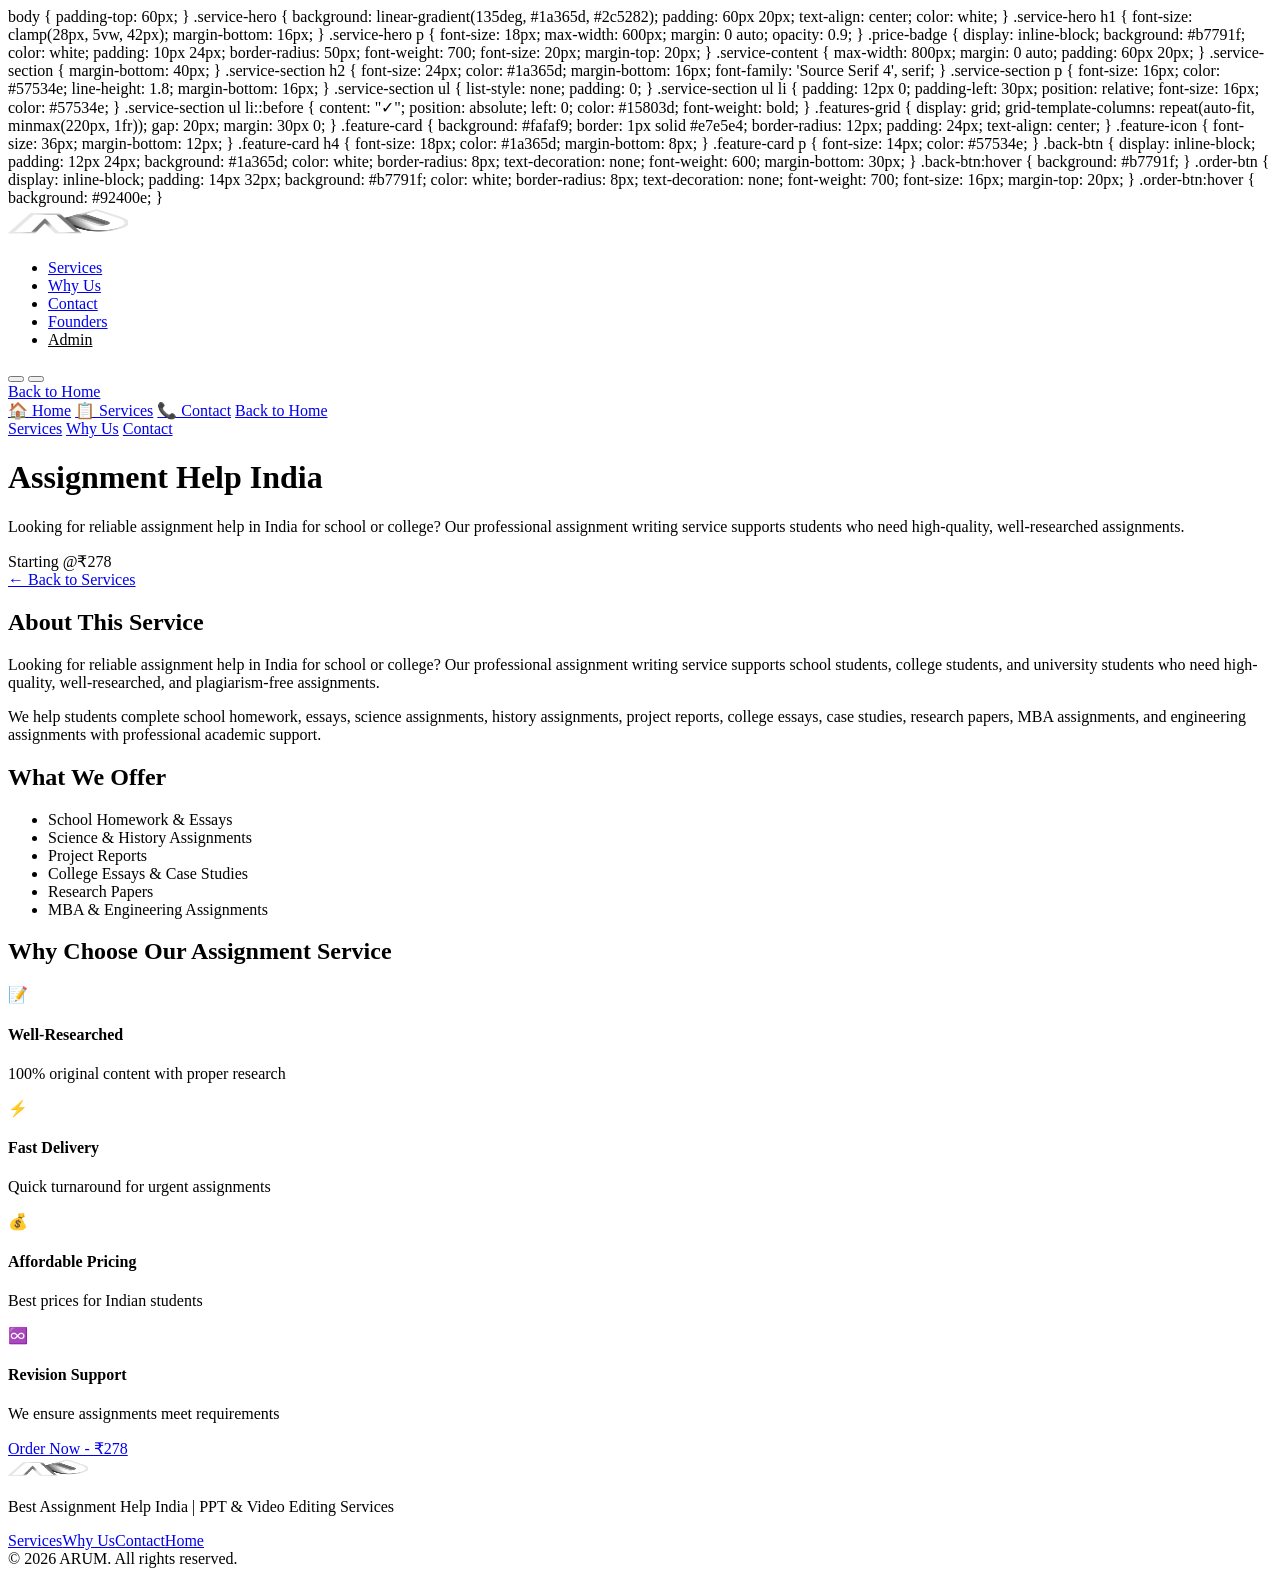
<file: assignment-work.html>
body { padding-top: 60px; }
.service-hero { background: linear-gradient(135deg, #1a365d, #2c5282); padding: 60px 20px; text-align: center; color: white; }
.service-hero h1 { font-size: clamp(28px, 5vw, 42px); margin-bottom: 16px; }
.service-hero p { font-size: 18px; max-width: 600px; margin: 0 auto; opacity: 0.9; }
.price-badge { display: inline-block; background: #b7791f; color: white; padding: 10px 24px; border-radius: 50px; font-weight: 700; font-size: 20px; margin-top: 20px; }
.service-content { max-width: 800px; margin: 0 auto; padding: 60px 20px; }
.service-section { margin-bottom: 40px; }
.service-section h2 { font-size: 24px; color: #1a365d; margin-bottom: 16px; font-family: 'Source Serif 4', serif; }
.service-section p { font-size: 16px; color: #57534e; line-height: 1.8; margin-bottom: 16px; }
.service-section ul { list-style: none; padding: 0; }
.service-section ul li { padding: 12px 0; padding-left: 30px; position: relative; font-size: 16px; color: #57534e; }
.service-section ul li::before { content: "✓"; position: absolute; left: 0; color: #15803d; font-weight: bold; }
.features-grid { display: grid; grid-template-columns: repeat(auto-fit, minmax(220px, 1fr)); gap: 20px; margin: 30px 0; }
.feature-card { background: #fafaf9; border: 1px solid #e7e5e4; border-radius: 12px; padding: 24px; text-align: center; }
.feature-icon { font-size: 36px; margin-bottom: 12px; }
.feature-card h4 { font-size: 18px; color: #1a365d; margin-bottom: 8px; }
.feature-card p { font-size: 14px; color: #57534e; }
.back-btn { display: inline-block; padding: 12px 24px; background: #1a365d; color: white; border-radius: 8px; text-decoration: none; font-weight: 600; margin-bottom: 30px; }
.back-btn:hover { background: #b7791f; }
.order-btn { display: inline-block; padding: 14px 32px; background: #b7791f; color: white; border-radius: 8px; text-decoration: none; font-weight: 700; font-size: 16px; margin-top: 20px; }
.order-btn:hover { background: #92400e; }
</style>
</head>
<body>
<header>
<div class="container header-inner">
<a href="index.html" class="logo"><img src="LOGO.png" alt="ARUM" loading="lazy" width="120" height="36"></a>
<nav><ul>
<li><a href="index.html#services">Services</a></li>
<li><a href="index.html#why-us">Why Us</a></li>
<li><a href="index.html#contact">Contact</a></li>
<li><a href="index.html#founders">Founders</a></li>
<li><a href="admin.html" target="_blank" style="color: var(--warm-gold);">Admin</a></li>
</ul></nav>
<button class="hamburger" onclick="toggleMobileNav()"><span></span><span></span><span></span></button>
<button class="hamburger" onclick="toggleMobileNav()" id="hamburgerBtn" aria-label="Toggle Navigation">
  <span></span><span></span><span></span>
</button><div class="header-actions"><a href="index.html" class="btn btn-solid">Back to Home</a></div>
</div>
</header>
</div>
</header>
<nav class="mobile-nav" id="mobileNav">
  <a href="index.html">&#127968; Home</a>
  <a href="index.html#services">&#128203; Services</a>
  <a href="index.html#contact">&#128222; Contact</a>
  <a href="index.html" class="btn btn-solid">Back to Home</a>
</nav>
<div class="mobile-nav" id="mobileNav">
<a href="index.html#services" onclick="closeMobileNav()">Services</a>
<a href="index.html#why-us" onclick="closeMobileNav()">Why Us</a>
<a href="index.html#contact" onclick="closeMobileNav()">Contact</a>
</div>
<div class="service-hero">
<div class="container">
<h1>Assignment Help India</h1>
<p>Looking for reliable assignment help in India for school or college? Our professional assignment writing service supports students who need high-quality, well-researched assignments.</p>
<div class="price-badge">Starting @₹278</div>
</div>
</div>
<div class="service-content">
<a href="index.html#services" class="back-btn">← Back to Services</a>
<div class="service-section">
<h2>About This Service</h2>
<p>Looking for reliable assignment help in India for school or college? Our professional assignment writing service supports school students, college students, and university students who need high-quality, well-researched, and plagiarism-free assignments.</p>
<p>We help students complete school homework, essays, science assignments, history assignments, project reports, college essays, case studies, research papers, MBA assignments, and engineering assignments with professional academic support.</p>
</div>
<div class="service-section">
<h2>What We Offer</h2>
<ul>
<li>School Homework & Essays</li>
<li>Science & History Assignments</li>
<li>Project Reports</li>
<li>College Essays & Case Studies</li>
<li>Research Papers</li>
<li>MBA & Engineering Assignments</li>
</ul>
</div>
<div class="service-section">
<h2>Why Choose Our Assignment Service</h2>
<div class="features-grid">
<div class="feature-card"><div class="feature-icon">📝</div><h4>Well-Researched</h4><p>100% original content with proper research</p></div>
<div class="feature-card"><div class="feature-icon">⚡</div><h4>Fast Delivery</h4><p>Quick turnaround for urgent assignments</p></div>
<div class="feature-card"><div class="feature-icon">💰</div><h4>Affordable Pricing</h4><p>Best prices for Indian students</p></div>
<div class="feature-card"><div class="feature-icon">♾️</div><h4>Revision Support</h4><p>We ensure assignments meet requirements</p></div>
</div>
</div>
<a href="index.html#services" class="order-btn" onclick="openOrderModal('Assignment Work', 278)">Order Now - ₹278</a>
</div>
<footer>
<div class="footer-content">
<div class="footer-logo"><img src="LOGO.png" alt="ARUM" loading="lazy" width="80" height="24"><p>Best Assignment Help India | PPT & Video Editing Services</p></div>
<div class="footer-links"><a href="index.html#services">Services</a><a href="index.html#why-us">Why Us</a><a href="index.html#contact">Contact</a><a href="index.html">Home</a></div>
© 2026 ARUM. All rights reserved.
</div>
</footer>
<script>
function toggleMobileNav() { document.getElementById('mobileNav').classList.toggle('active'); }
function closeMobileNav() { document.getElementById('mobileNav').classList.remove('active'); }
</script>
<script>
function toggleMobileNav() {
  var nav = document.getElementById('mobileNav');
  var btn = document.getElementById('hamburgerBtn');
  nav.classList.toggle('active');
  btn.classList.toggle('active');
}
document.addEventListener('click', function(e) {
  var nav = document.getElementById('mobileNav');
  var btn = document.getElementById('hamburgerBtn');
  if (nav && btn && !nav.contains(e.target) && !btn.contains(e.target) && nav.classList.contains('active')) {
    nav.classList.remove('active');
    btn.classList.remove('active');
  }
});
</script>
</body>
</html>
</file>
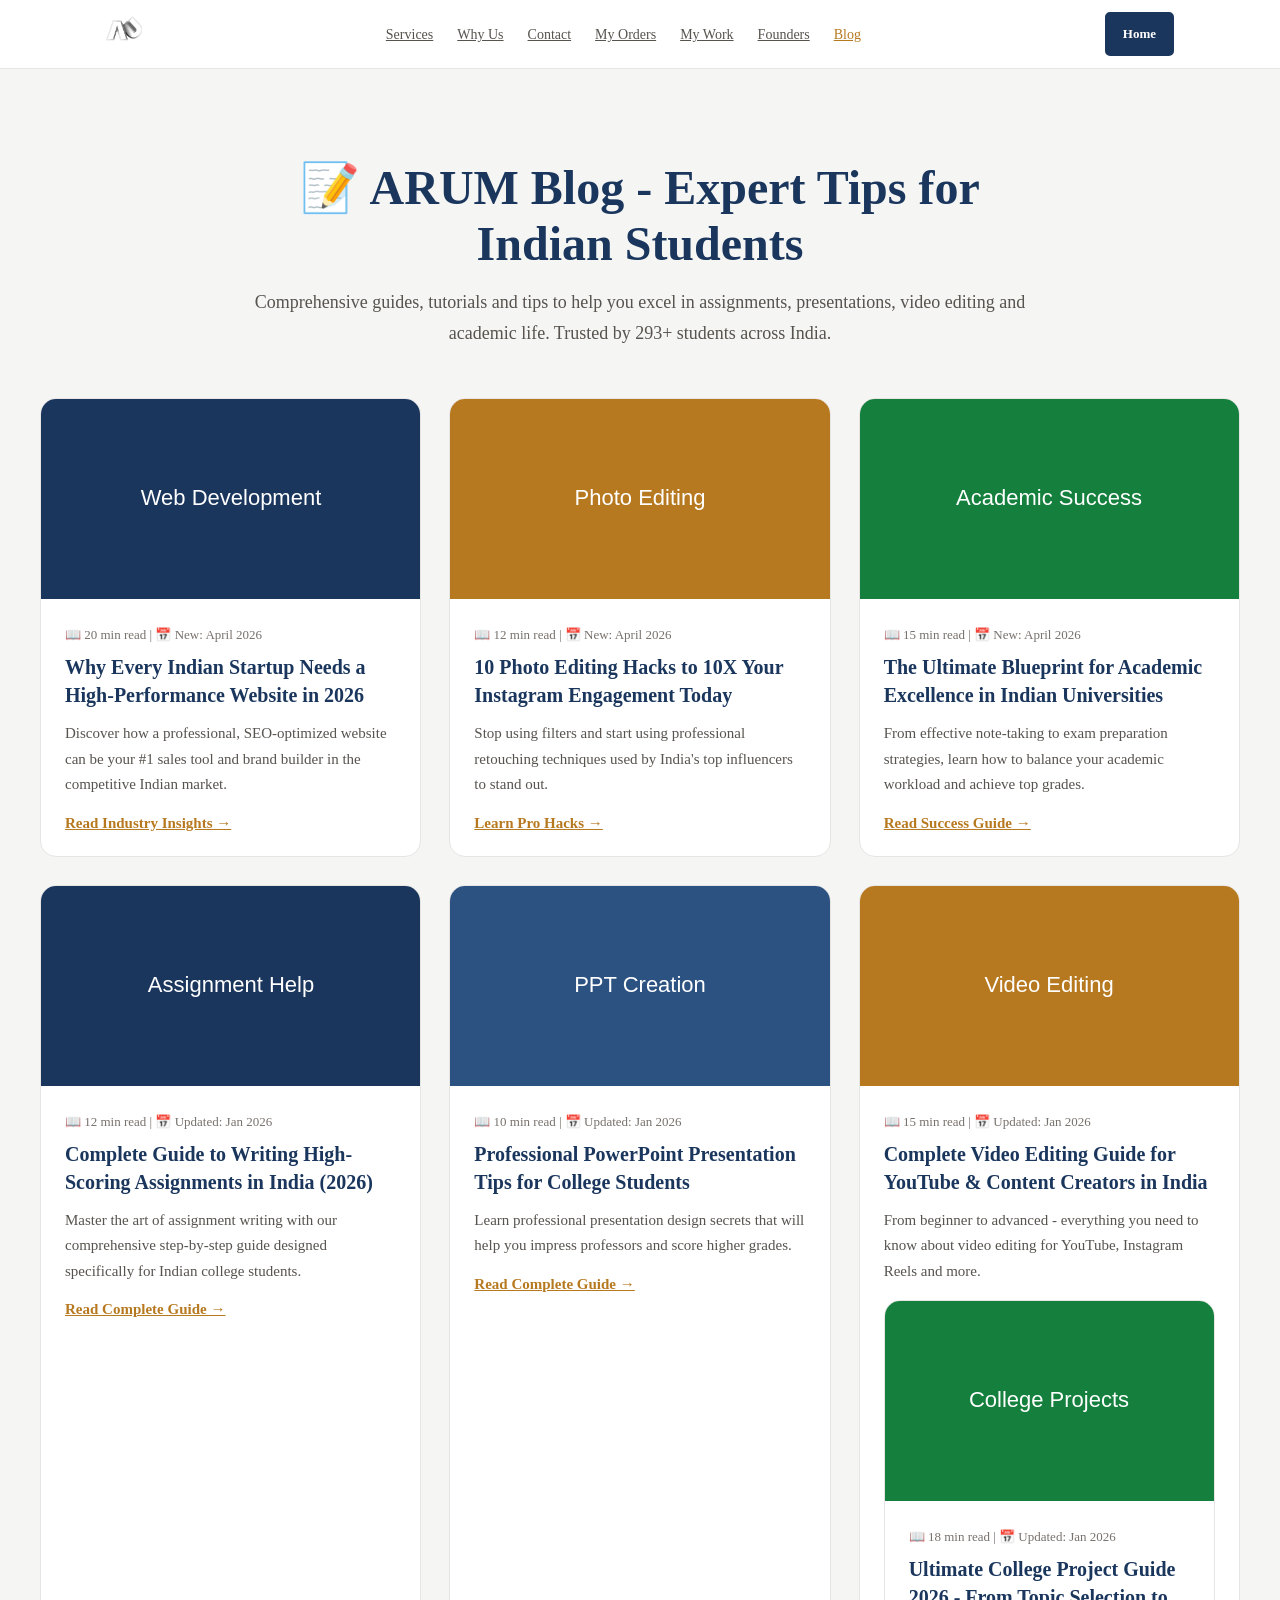
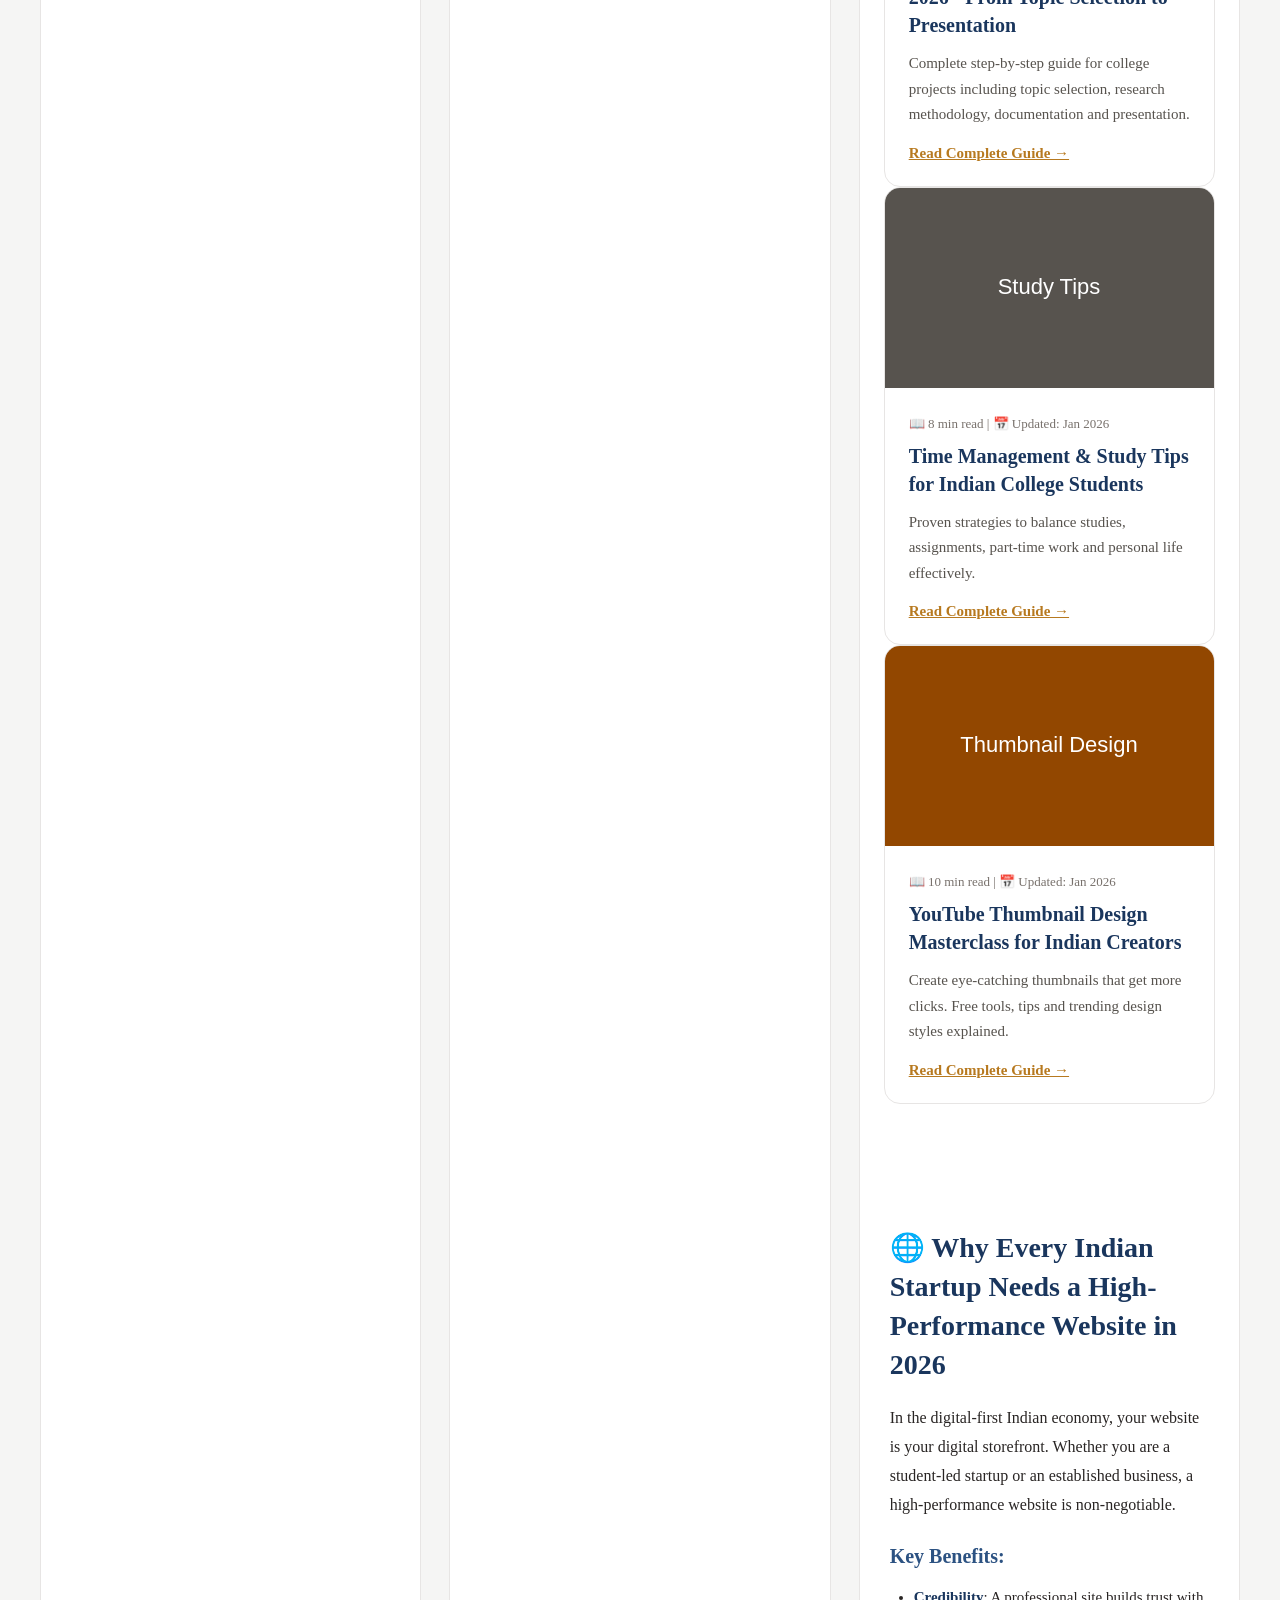
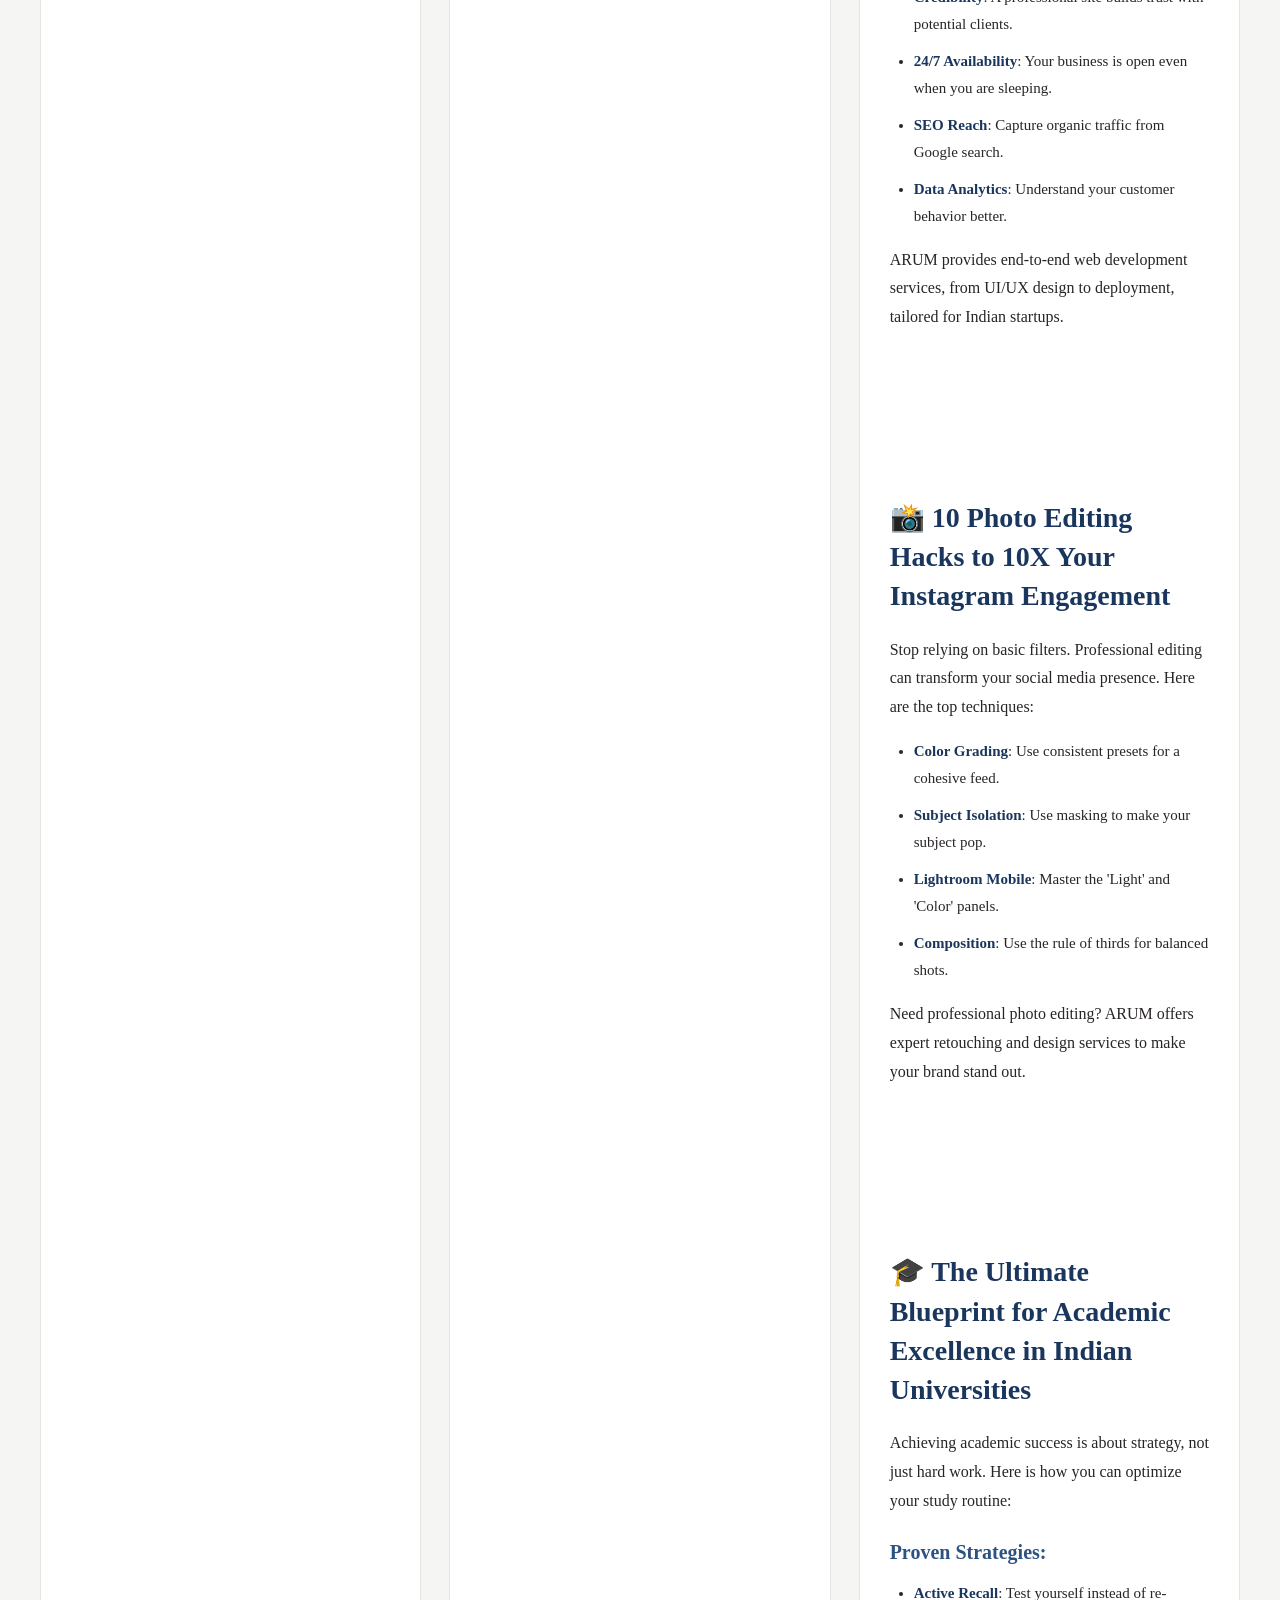
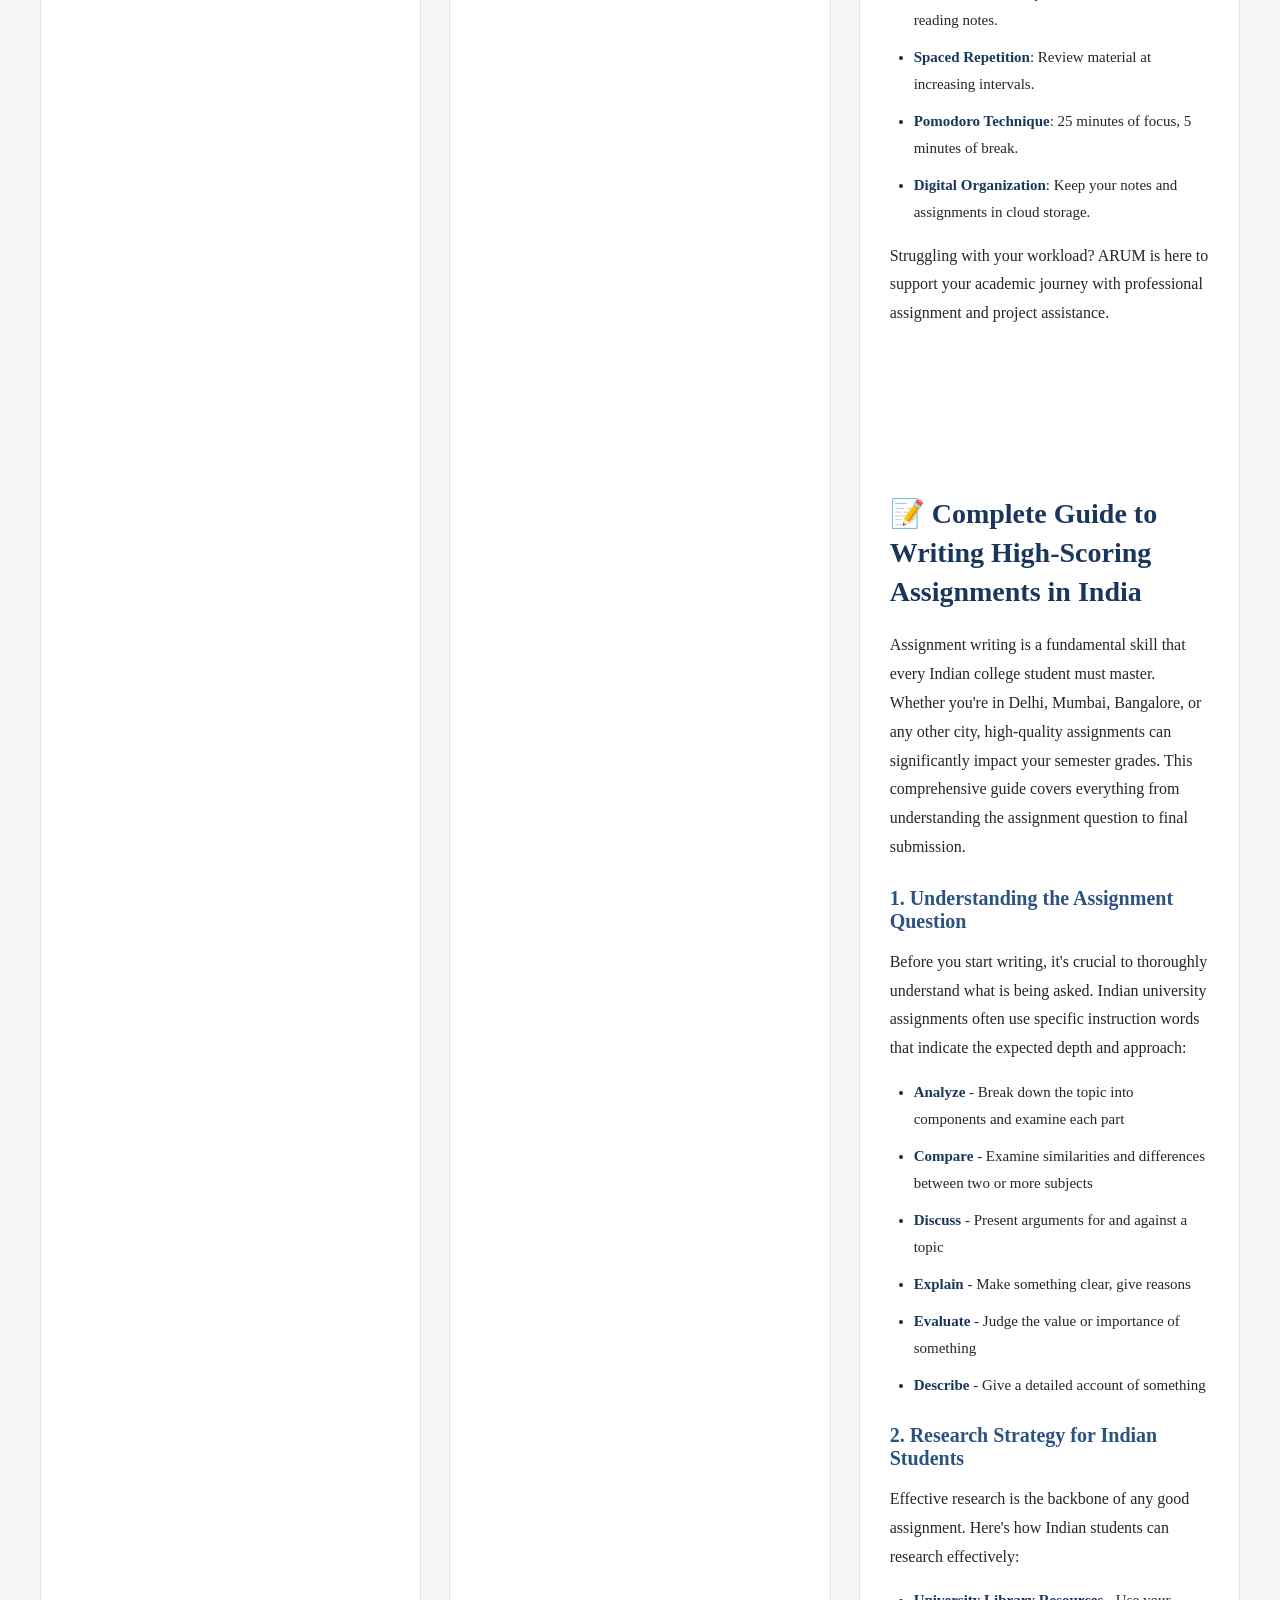
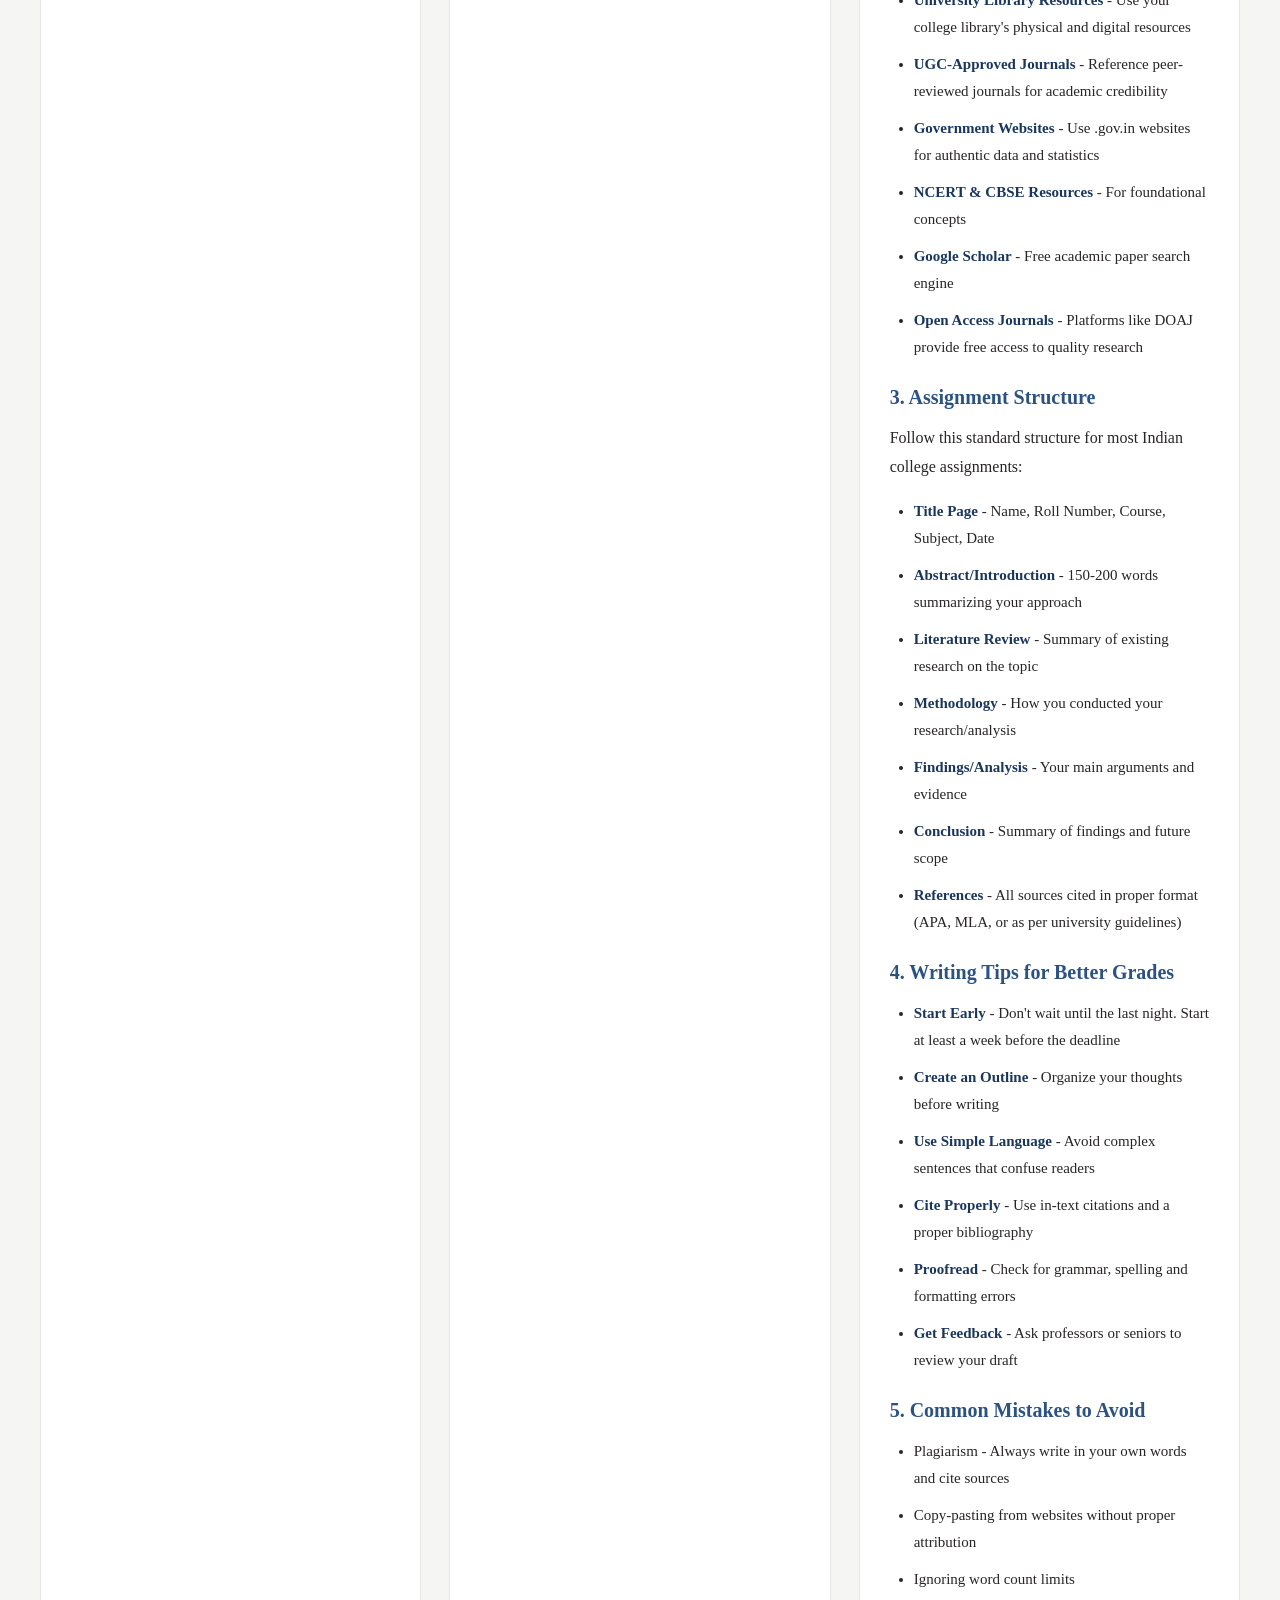
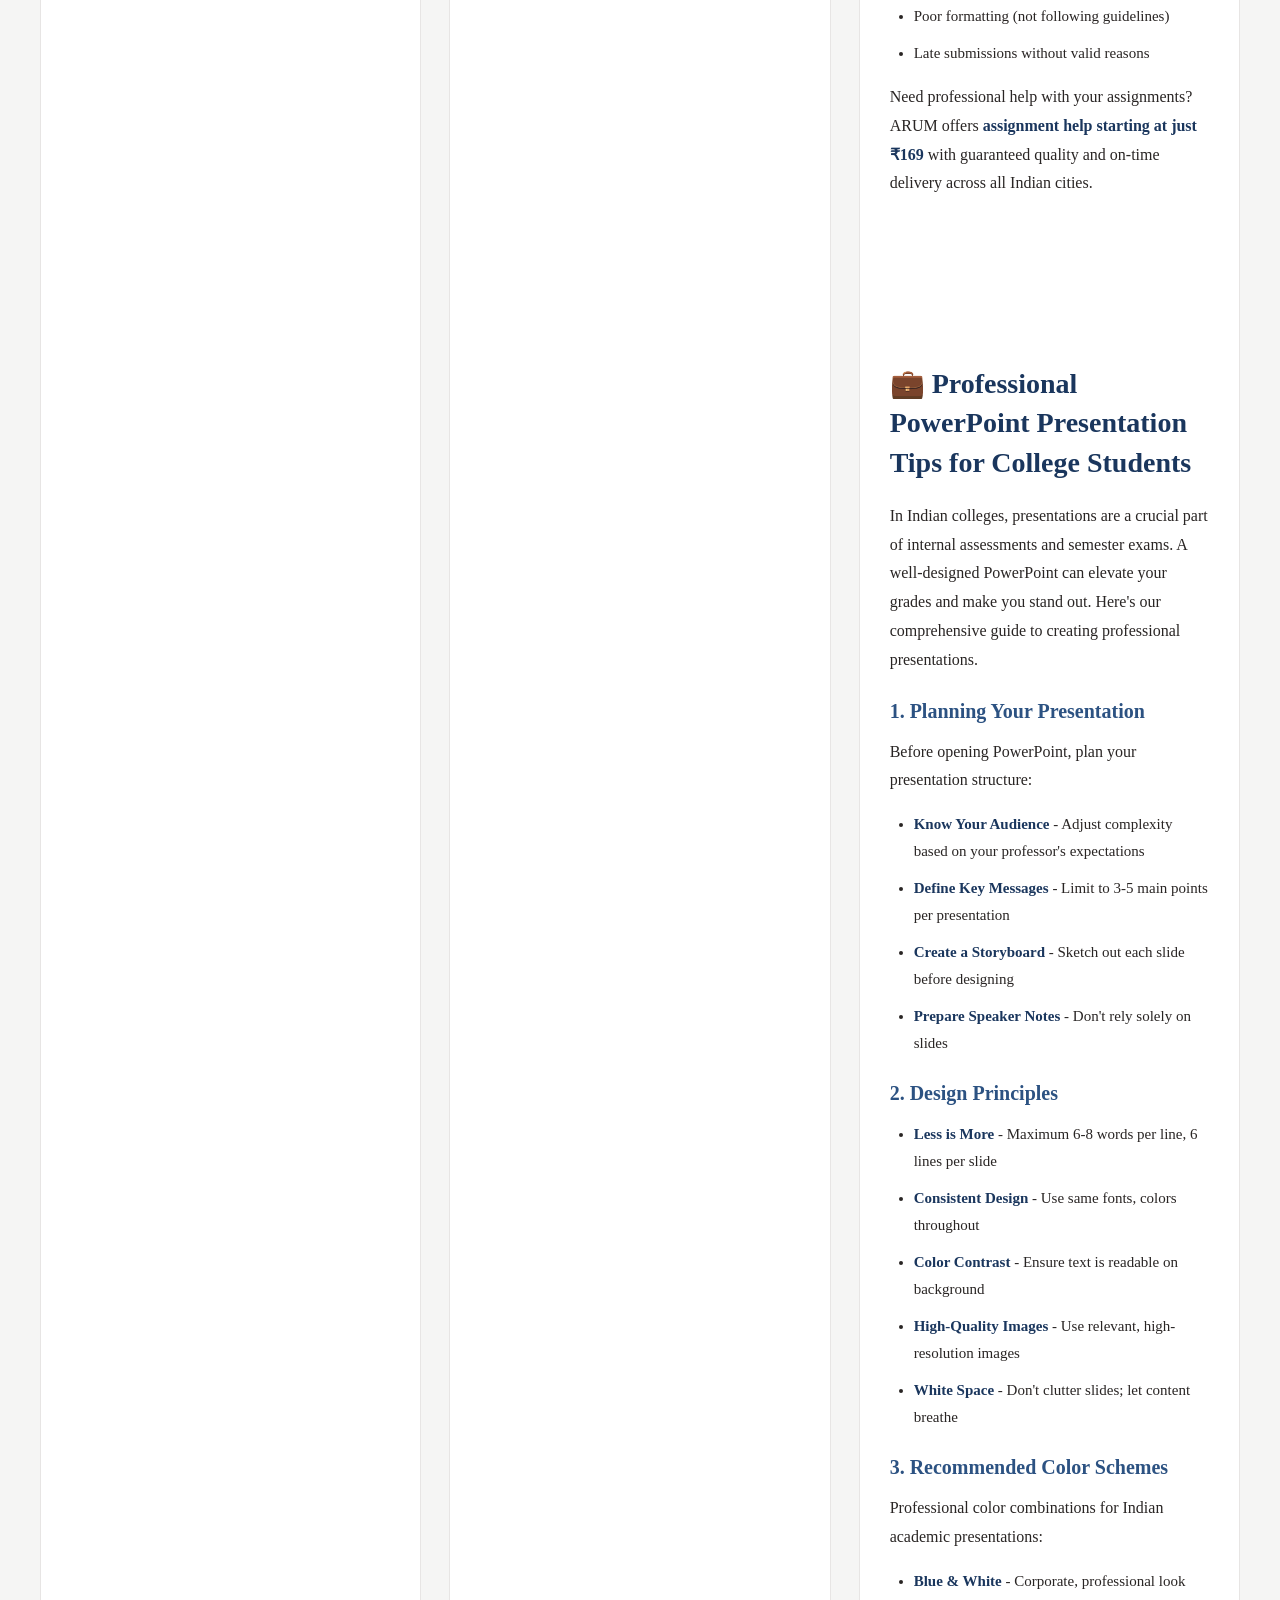
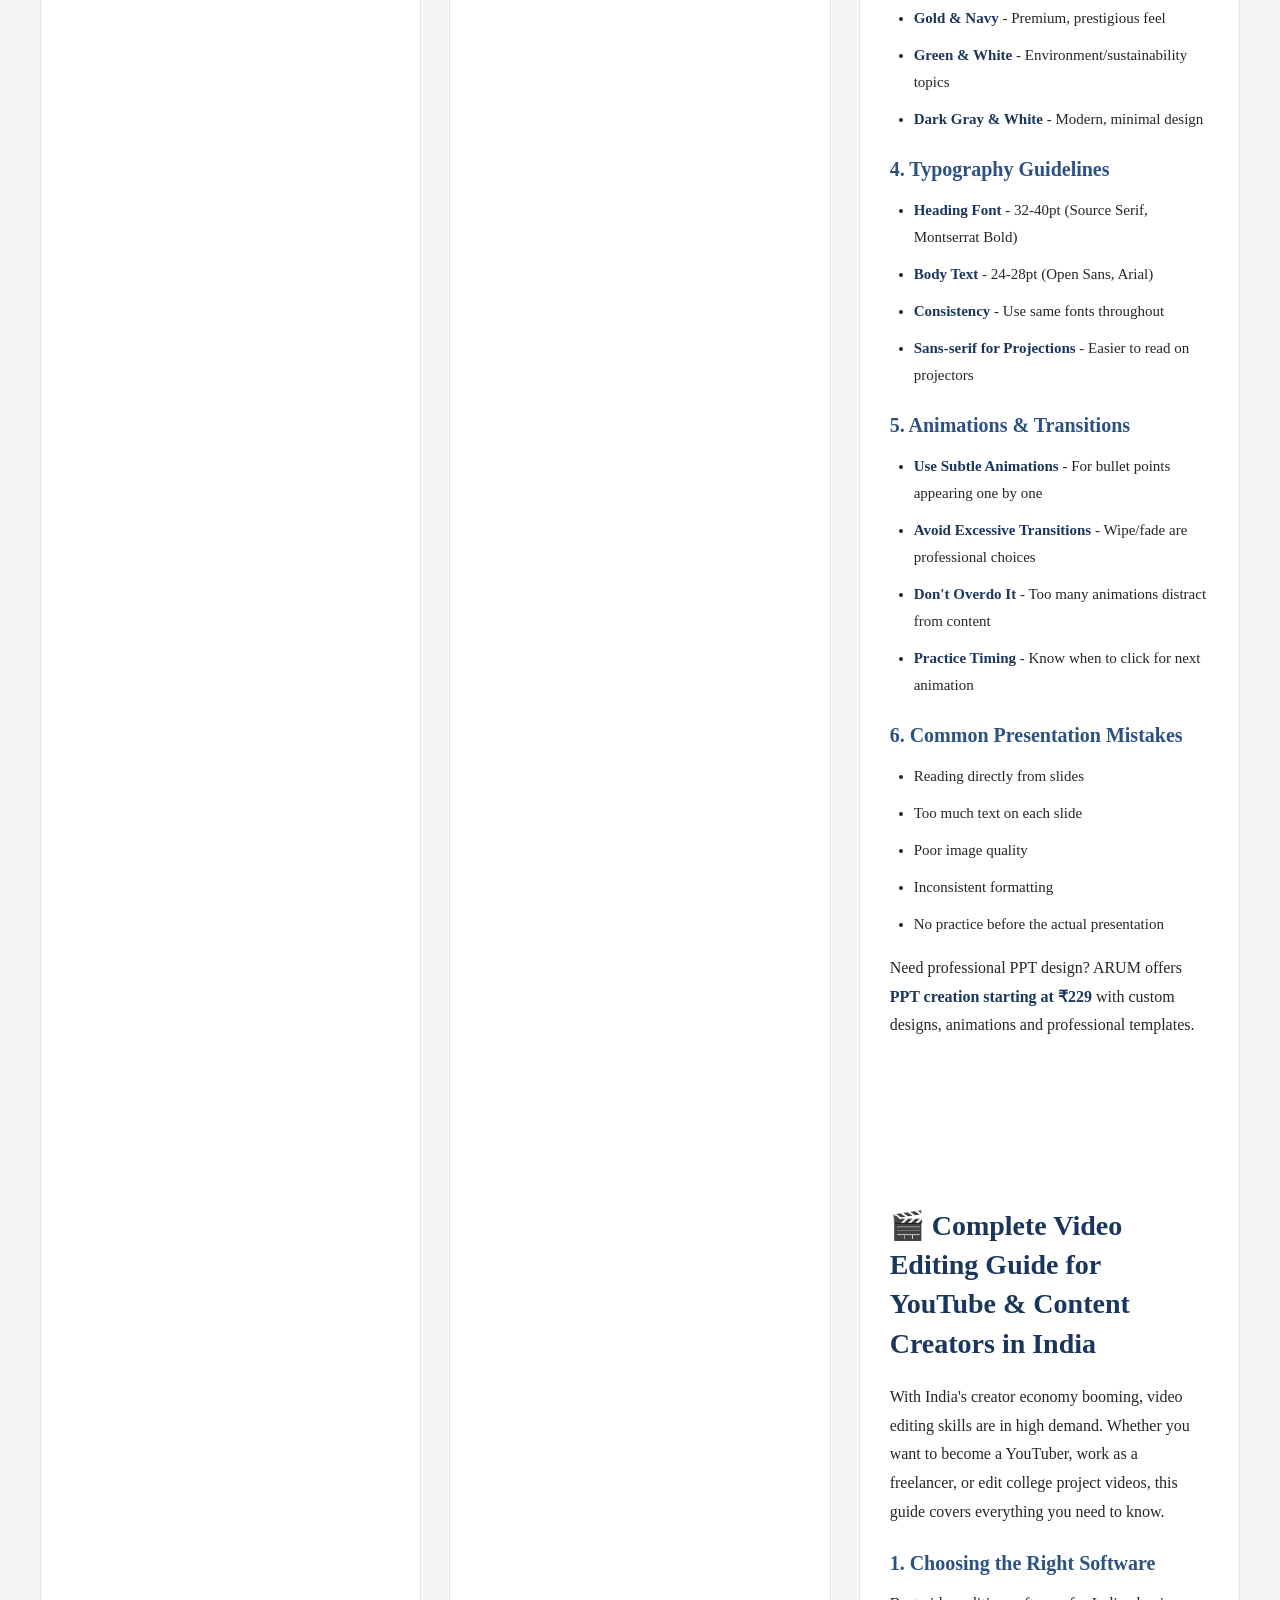
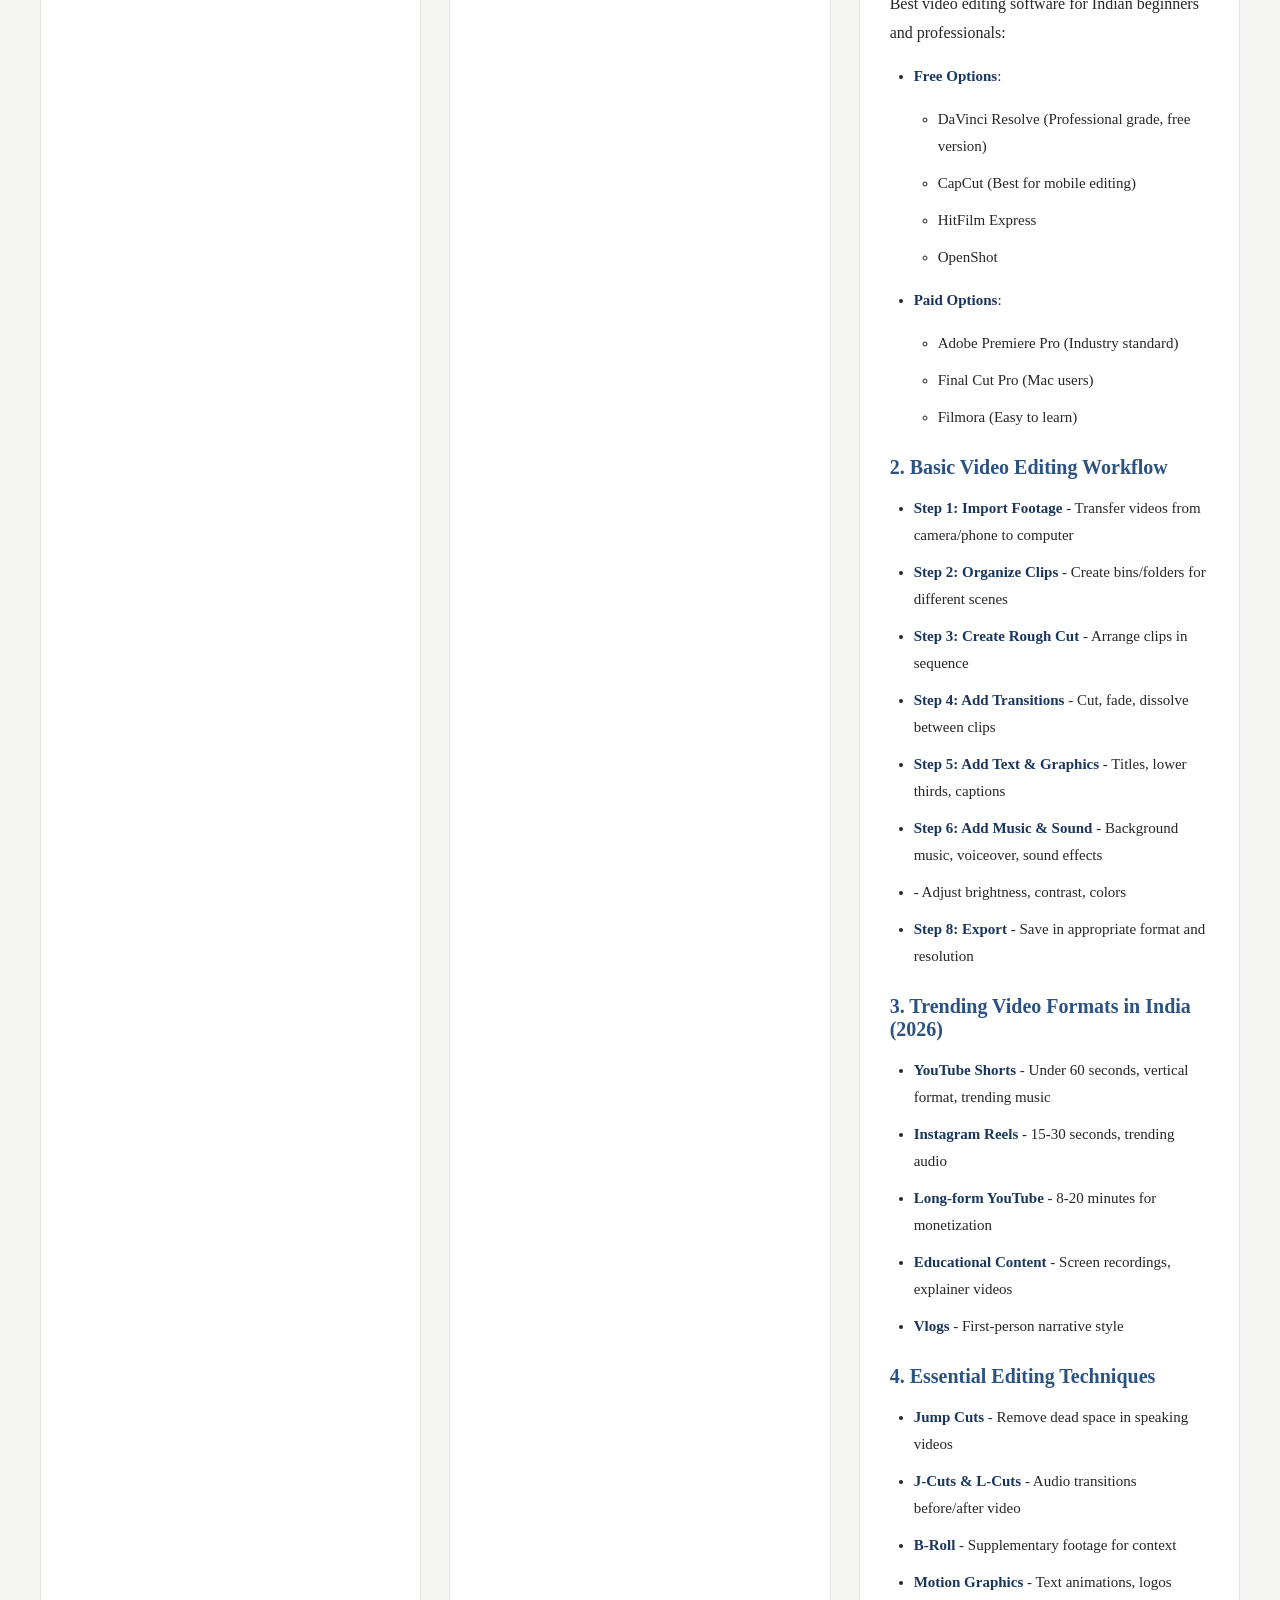
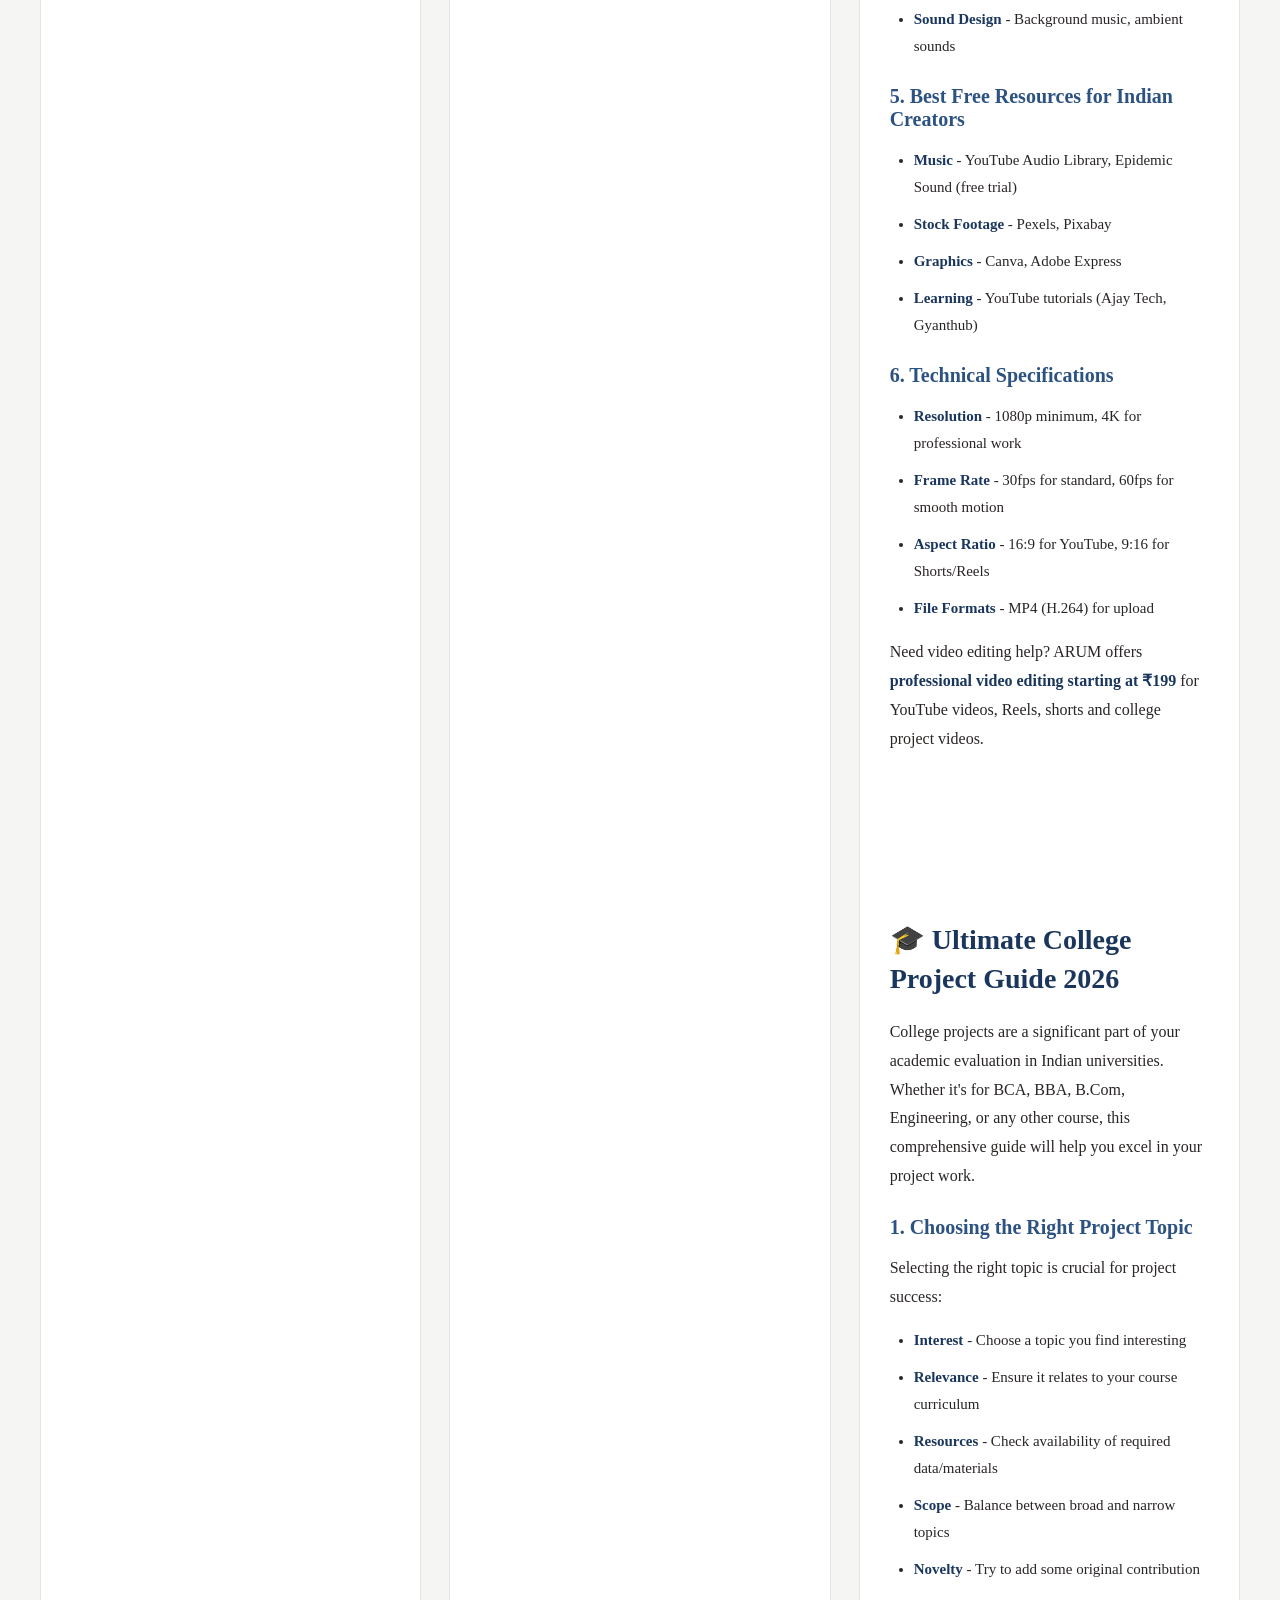
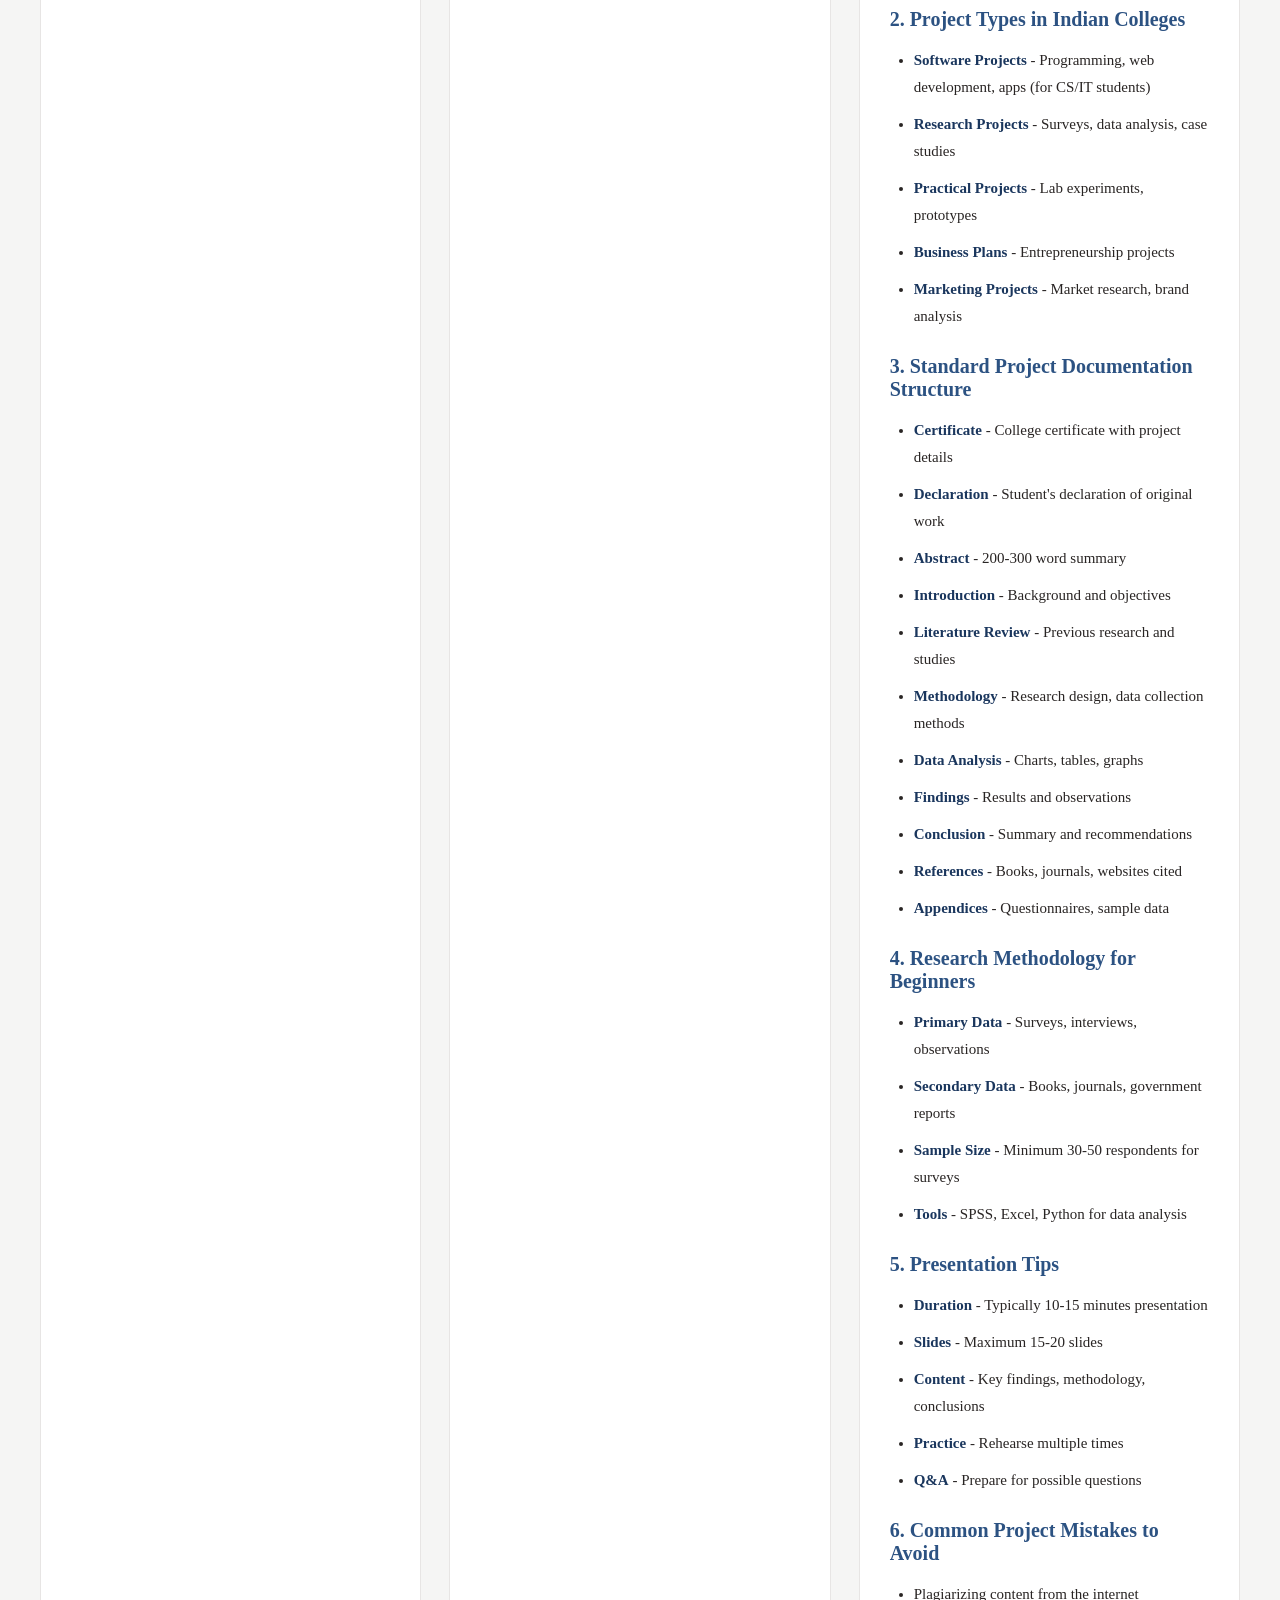
<file: blog.html>
<!DOCTYPE html>
<html lang="en-IN">
<head>
<meta charset="UTF-8">
<meta name="viewport" content="width=device-width, initial-scale=1.0">
<meta http-equiv="X-UA-Compatible" content="IE=edge">
<meta name="theme-color" content="#1a365d">
<meta name="format-detection" content="telephone=yes">

<!-- SEO Meta Tags -->
<title>Blog | ARUM - Web Dev, Assignment Help, PPT & Video Editing Services India</title>
<meta name="description" content="ARUM Blog - Top-tier insights on Web Development, Professional Video Editing, Assignment Help, and Digital Success in India. Expert guides for students and startups.">
<meta name="keywords" content="web development india blog, blog for indian students, professional photo editing tips, assignment help India blog, PPT creation tips, video editing tutorial, how to build startup website india, digital marketing for students india">

<meta name="author" content="ARUM">
<meta name="robots" content="INDEX, FOLLOW, MAX-IMAGE-PREVIEW:LARGE">
<meta name="googlebot" content="INDEX, FOLLOW, MAX-IMAGE-PREVIEW:LARGE">
<meta name="language" content="English">
<meta name="revisit-after" content="1 day">
<meta name="country" content="India">
<meta name="google-adsense-account" content="ca-pub-4631811740659436">
<script async src="https://pagead2.googlesyndication.com/pagead/js/adsbygoogle.js?client=ca-pub-4631811740659436"
     crossorigin="anonymous"></script>
<!-- Open Graph -->
<meta property="og:type" content="website">
<meta property="og:url" content="https://arumwork.in/blog.html">
<meta property="og:title" content="ARUM Blog - Expert Tips for Indian Students">
<meta property="og:description" content="Expert tips on assignments, PPTs, video editing, college projects and academic success. Trusted by 293+ students across India.">
<meta property="og:image" content="https://arumwork.in/LOGO.png">
<meta property="og:image:width" content="1200">
<meta property="og:image:height" content="630">
<meta property="og:site_name" content="ARUM">
<meta property="og:locale" content="en_IN">

<!-- Twitter Card -->
<meta name="twitter:card" content="summary_large_image">
<meta name="twitter:title" content="ARUM Blog - Expert Tips for Indian Students">
<meta name="twitter:description" content="Expert tips on assignments, PPTs, video editing, college projects and academic success.">

<!-- Canonical -->
<link rel="canonical" href="https://arumwork.in/blog.html">

<!-- Organization Schema -->
<script type="application/ld+json">
{
  "@context": "https://schema.org",
  "@type": "Organization",
  "name": "ARUM - Academic & Creative Solutions",
  "alternateName": "ARUM",
  "url": "https://arumwork.in",
  "logo": "https://arumwork.in/LOGO.png",
  "description": "ARUM provides best academic and creative services in India including assignment help, PPT creation, video editing, photo editing, college projects, and thumbnail design.",
  "address": {
    "@type": "PostalAddress",
    "addressLocality": "New Delhi",
    "addressRegion": "Delhi",
    "addressCountry": "IN"
  },
  "contactPoint": {
    "@type": "ContactPoint",
    "telephone": "+91-70330-79347",
    "contactType": "customer service",
    "email": "arumwork24@gmail.com"
  },
  "sameAs": [
    "https://www.facebook.com/arumwork",
    "https://www.instagram.com/arumwork",
    "https://wa.me/917033079347"
  ]
}
</script>

<!-- BreadcrumbList Schema -->
<script type="application/ld+json">
{
  "@context": "https://schema.org",
  "@type": "BreadcrumbList",
  "itemListElement": [
    {
      "@type": "ListItem",
      "position": 1,
      "name": "Home",
      "item": "https://arumwork.in/"
    },
    {
      "@type": "ListItem",
      "position": 2,
      "name": "Blog",
      "item": "https://arumwork.in/blog.html"
    }
  ]
}
</script>

<!-- Blog Schema -->
<script type="application/ld+json">
{
  "@context": "https://schema.org",
  "@type": "Blog",
  "name": "ARUM Blog",
  "description": "Expert tips on assignment writing, PPT creation, video editing, college projects & academic success in India.",
  "url": "https://arumwork.in/blog.html",
  "publisher": {
    "@type": "Organization",
    "name": "ARUM",
    "logo": "https://arumwork.in/LOGO.png"
  }
}
</script>

<link rel="stylesheet" href="style.css">
<style>
.blog-page{padding:100px 16px 60px;background:var(--stone-light);min-height:100vh}
.blog-header{text-align:center;max-width:800px;margin:0 auto 50px}
.blog-header h1{font-size:clamp(32px,5vw,48px);color:var(--deep-blue);margin-bottom:16px}
.blog-header p{color:var(--medium-gray);font-size:18px;line-height:1.7}
.blog-grid{display:grid;grid-template-columns:repeat(auto-fit,minmax(320px,1fr));gap:28px;max-width:1200px;margin:0 auto}
.blog-card{background:var(--white);border-radius:16px;overflow:hidden;border:1px solid var(--stone);transition:all 0.3s}
.blog-card:hover{transform:translateY(-6px);box-shadow:0 16px 40px rgba(26,54,93,0.15)}
.blog-card img{width:100%;height:200px;object-fit:cover}
.blog-content{padding:24px}
.blog-meta{font-size:13px;color:var(--light-gray);margin-bottom:10px;display:flex;gap:12px}
.blog-card h2{font-size:20px;color:var(--deep-blue);margin-bottom:12px;line-height:1.4}
.blog-card p{color:var(--medium-gray);font-size:15px;line-height:1.7;margin-bottom:16px}
.read-more{display:inline-block;color:var(--warm-gold);font-weight:600;font-size:15px}
.read-more:hover{color:var(--deep-blue)}
.blog-section{background:var(--white);padding:50px 30px;margin:50px 0;border-radius:16px;max-width:1200px;margin-left:auto;margin-right:auto}
.blog-section h2{font-size:28px;color:var(--deep-blue);margin-bottom:20px}
.blog-section h3{font-size:20px;color:var(--rich-blue);margin:25px 0 15px}
.blog-section p{color:var(--dark-gray);font-size:16px;line-height:1.8;margin-bottom:16px}
.blog-section ul{margin:16px 0;padding-left:24px}
.blog-section li{color:var(--dark-gray);font-size:15px;line-height:1.8;margin-bottom:10px}
.blog-section strong{color:var(--deep-blue)}
.faq-item{border-bottom:1px solid var(--stone);padding:20px 0}
.faq-item:last-child{border:none}
.faq-question{font-weight:600;color:var(--dark-gray);margin-bottom:10px;font-size:17px}
.faq-answer{color:var(--medium-gray);font-size:15px;line-height:1.7}
.cta-box{background:linear-gradient(135deg,var(--deep-blue),var(--rich-blue));color:white;padding:40px;border-radius:16px;text-align:center;margin:50px 0}
.cta-box h3{color:white;font-size:26px;margin-bottom:16px}
.cta-box p{color:rgba(255,255,255,0.9);font-size:16px;margin-bottom:24px}
.cta-box .btn{padding:14px 32px;font-size:16px}
@media(max-width:768px){.blog-section{padding:30px 20px}}
</style>
</head>
<body>
<header>
<div class="container header-inner">
<a href="index.html" class="logo"><img src="LOGO.webp" alt="ARUM" width="36" height="36" loading="lazy"></a>
<nav>
<ul>
<li><a href="index.html#services">Services</a></li>
<li><a href="index.html#why-us">Why Us</a></li>
<li><a href="index.html#contact">Contact</a></li>
<li><a href="index.html#my-orders">My Orders</a></li>
<li><a href="my-work.html">My Work</a></li>
<li><a href="index.html#founders">Founders</a></li>
<li><a href="blog.html" style="color:var(--warm-gold);">Blog</a></li>
</ul>
</nav>
<div class="header-actions"><a href="index.html" class="btn btn-solid">Home</a></div>
</div>
</header>
<section class="blog-page">
<div class="blog-header">
<h1>📝 ARUM Blog - Expert Tips for Indian Students</h1>
<p>Comprehensive guides, tutorials and tips to help you excel in assignments, presentations, video editing and academic life. Trusted by 293+ students across India.</p>
</div>
<div class="blog-grid">
<article class="blog-card">
  <img src="data:image/svg+xml,%3Csvg xmlns='http://www.w3.org/2000/svg' width='400' height='200' viewBox='0 0 400 200' %3E%3Crect fill='%231a365d' width='400' height='200'/%3E%3Ctext fill='white' font-family='sans-serif' font-size='22' x='50%25' y='50%25' text-anchor='middle' dominant-baseline='middle'%3EWeb Development%3C/text%3E%3C/svg%3E" alt="Web Development Strategy" loading="lazy">
  <div class="blog-content">
    <span class="blog-meta">📖 20 min read | 📅 New: April 2026</span>
    <h2>Why Every Indian Startup Needs a High-Performance Website in 2026</h2>
    <p>Discover how a professional, SEO-optimized website can be your #1 sales tool and brand builder in the competitive Indian market.</p>
    <a href="#web-guide" class="read-more">Read Industry Insights →</a>
  </div>
</article>

<article class="blog-card">
  <img src="data:image/svg+xml,%3Csvg xmlns='http://www.w3.org/2000/svg' width='400' height='200' viewBox='0 0 400 200' %3E%3Crect fill='%23b7791f' width='400' height='200'/%3E%3Ctext fill='white' font-family='sans-serif' font-size='22' x='50%25' y='50%25' text-anchor='middle' dominant-baseline='middle'%3EPhoto Editing%3C/text%3E%3C/svg%3E" alt="Photo Editing Growth" loading="lazy">
  <div class="blog-content">
    <span class="blog-meta">📖 12 min read | 📅 New: April 2026</span>
    <h2>10 Photo Editing Hacks to 10X Your Instagram Engagement Today</h2>
    <p>Stop using filters and start using professional retouching techniques used by India's top influencers to stand out.</p>
    <a href="#photo-editing-hacks" class="read-more">Learn Pro Hacks →</a>
  </div>
</article>

<article class="blog-card">
  <img src="data:image/svg+xml,%3Csvg xmlns='http://www.w3.org/2000/svg' width='400' height='200' viewBox='0 0 400 200' %3E%3Crect fill='%2315803d' width='400' height='200'/%3E%3Ctext fill='white' font-family='sans-serif' font-size='22' x='50%25' y='50%25' text-anchor='middle' dominant-baseline='middle'%3EAcademic Success%3C/text%3E%3C/svg%3E" alt="Academic Success" loading="lazy">
  <div class="blog-content">
    <span class="blog-meta">📖 15 min read | 📅 New: April 2026</span>
    <h2>The Ultimate Blueprint for Academic Excellence in Indian Universities</h2>
    <p>From effective note-taking to exam preparation strategies, learn how to balance your academic workload and achieve top grades.</p>
    <a href="#academic-success" class="read-more">Read Success Guide →</a>
  </div>
</article>

<article class="blog-card">
<img src="data:image/svg+xml,%3Csvg xmlns='http://www.w3.org/2000/svg' width='400' height='200' viewBox='0 0 400 200'%3E%3Crect fill='%231a365d' width='400' height='200'/%3E%3Ctext fill='white' font-family='sans-serif' font-size='22' x='50%25' y='50%25' text-anchor='middle' dominant-baseline='middle'%3EAssignment Help%3C/text%3E%3C/svg%3E" alt="Assignment Help Tips" loading="lazy">
<div class="blog-content">
<span class="blog-meta">📖 12 min read | 📅 Updated: Jan 2026</span>
<h2>Complete Guide to Writing High-Scoring Assignments in India (2026)</h2>
<p>Master the art of assignment writing with our comprehensive step-by-step guide designed specifically for Indian college students.</p>
<a href="#assignment-guide" class="read-more">Read Complete Guide →</a>
</div>
</article>
<article class="blog-card">
<img src="data:image/svg+xml,%3Csvg xmlns='http://www.w3.org/2000/svg' width='400' height='200' viewBox='0 0 400 200'%3E%3Crect fill='%232c5282' width='400' height='200'/%3E%3Ctext fill='white' font-family='sans-serif' font-size='22' x='50%25' y='50%25' text-anchor='middle' dominant-baseline='middle'%3EPPT Creation%3C/text%3E%3C/svg%3E" alt="PPT Creation Tips" loading="lazy">
<div class="blog-content">
<span class="blog-meta">📖 10 min read | 📅 Updated: Jan 2026</span>
<h2>Professional PowerPoint Presentation Tips for College Students</h2>
<p>Learn professional presentation design secrets that will help you impress professors and score higher grades.</p>
<a href="#ppt-guide" class="read-more">Read Complete Guide →</a>
</div>
</article>
<article class="blog-card">
<img src="data:image/svg+xml,%3Csvg xmlns='http://www.w3.org/2000/svg' width='400' height='200' viewBox='0 0 400 200'%3E%3Crect fill='%23b7791f' width='400' height='200'/%3E%3Ctext fill='white' font-family='sans-serif' font-size='22' x='50%25' y='50%25' text-anchor='middle' dominant-baseline='middle'%3EVideo Editing%3C/text%3E%3C/svg%3E" alt="Video Editing Tips" loading="lazy">
<div class="blog-content">
<span class="blog-meta">📖 15 min read | 📅 Updated: Jan 2026</span>
<h2>Complete Video Editing Guide for YouTube & Content Creators in India</h2>
<p>From beginner to advanced - everything you need to know about video editing for YouTube, Instagram Reels and more.</p>
<article class="blog-card">
<img src="data:image/svg+xml,%3Csvg xmlns='http://www.w3.org/2000/svg' width='400' height='200' viewBox='0 0 400 200'%3E%3Crect fill='%2315803d' width='400' height='200'/%3E%3Ctext fill='white' font-family='sans-serif' font-size='22' x='50%25' y='50%25' text-anchor='middle' dominant-baseline='middle'%3ECollege Projects%3C/text%3E%3C/svg%3E" alt="College Project Guide" loading="lazy">
<div class="blog-content">
<span class="blog-meta">📖 18 min read | 📅 Updated: Jan 2026</span>
<h2>Ultimate College Project Guide 2026 - From Topic Selection to Presentation</h2>
<p>Complete step-by-step guide for college projects including topic selection, research methodology, documentation and presentation.</p>
<a href="#project-guide" class="read-more">Read Complete Guide →</a>
</div>
</article>
<article class="blog-card">
<img src="data:image/svg+xml,%3Csvg xmlns='http://www.w3.org/2000/svg' width='400' height='200' viewBox='0 0 400 200'%3E%3Crect fill='%2357534e' width='400' height='200'/%3E%3Ctext fill='white' font-family='sans-serif' font-size='22' x='50%25' y='50%25' text-anchor='middle' dominant-baseline='middle'%3EStudy Tips%3C/text%3E%3C/svg%3E" alt="Study Tips" loading="lazy">
<div class="blog-content">
<span class="blog-meta">📖 8 min read | 📅 Updated: Jan 2026</span>
<h2>Time Management & Study Tips for Indian College Students</h2>
<p>Proven strategies to balance studies, assignments, part-time work and personal life effectively.</p>
<a href="#time-guide" class="read-more">Read Complete Guide →</a>
</div>
</article>
<article class="blog-card">
<img src="data:image/svg+xml,%3Csvg xmlns='http://www.w3.org/2000/svg' width='400' height='200' viewBox='0 0 400 200'%3E%3Crect fill='%23924700' width='400' height='200'/%3E%3Ctext fill='white' font-family='sans-serif' font-size='22' x='50%25' y='50%25' text-anchor='middle' dominant-baseline='middle'%3EThumbnail Design%3C/text%3E%3C/svg%3E" alt="Thumbnail Design" loading="lazy">
<div class="blog-content">
<span class="blog-meta">📖 10 min read | 📅 Updated: Jan 2026</span>
<h2>YouTube Thumbnail Design Masterclass for Indian Creators</h2>
<p>Create eye-catching thumbnails that get more clicks. Free tools, tips and trending design styles explained.</p>
<a href="#thumbnail-guide" class="read-more">Read Complete Guide →</a>
</div>
</article>
</div>

<!-- Web Development Guide -->
<div class="blog-section" id="web-guide">
<h2>🌐 Why Every Indian Startup Needs a High-Performance Website in 2026</h2>
<p>In the digital-first Indian economy, your website is your digital storefront. Whether you are a student-led startup or an established business, a high-performance website is non-negotiable.</p>
<h3>Key Benefits:</h3>
<ul>
<li><strong>Credibility</strong>: A professional site builds trust with potential clients.</li>
<li><strong>24/7 Availability</strong>: Your business is open even when you are sleeping.</li>
<li><strong>SEO Reach</strong>: Capture organic traffic from Google search.</li>
<li><strong>Data Analytics</strong>: Understand your customer behavior better.</li>
</ul>
<p>ARUM provides end-to-end web development services, from UI/UX design to deployment, tailored for Indian startups.</p>
</div>

<!-- Photo Editing Guide -->
<div class="blog-section" id="photo-editing-hacks">
<h2>📸 10 Photo Editing Hacks to 10X Your Instagram Engagement</h2>
<p>Stop relying on basic filters. Professional editing can transform your social media presence. Here are the top techniques:</p>
<ul>
<li><strong>Color Grading</strong>: Use consistent presets for a cohesive feed.</li>
<li><strong>Subject Isolation</strong>: Use masking to make your subject pop.</li>
<li><strong>Lightroom Mobile</strong>: Master the 'Light' and 'Color' panels.</li>
<li><strong>Composition</strong>: Use the rule of thirds for balanced shots.</li>
</ul>
<p>Need professional photo editing? ARUM offers expert retouching and design services to make your brand stand out.</p>
</div>

<!-- Academic Success Guide -->
<div class="blog-section" id="academic-success">
<h2>🎓 The Ultimate Blueprint for Academic Excellence in Indian Universities</h2>
<p>Achieving academic success is about strategy, not just hard work. Here is how you can optimize your study routine:</p>
<h3>Proven Strategies:</h3>
<ul>
<li><strong>Active Recall</strong>: Test yourself instead of re-reading notes.</li>
<li><strong>Spaced Repetition</strong>: Review material at increasing intervals.</li>
<li><strong>Pomodoro Technique</strong>: 25 minutes of focus, 5 minutes of break.</li>
<li><strong>Digital Organization</strong>: Keep your notes and assignments in cloud storage.</li>
</ul>
<p>Struggling with your workload? ARUM is here to support your academic journey with professional assignment and project assistance.</p>
</div>

<!-- Assignment Guide -->
<div class="blog-section" id="assignment-guide">
<h2>📝 Complete Guide to Writing High-Scoring Assignments in India</h2>
<p>Assignment writing is a fundamental skill that every Indian college student must master. Whether you're in Delhi, Mumbai, Bangalore, or any other city, high-quality assignments can significantly impact your semester grades. This comprehensive guide covers everything from understanding the assignment question to final submission.</p>

<h3>1. Understanding the Assignment Question</h3>
<p>Before you start writing, it's crucial to thoroughly understand what is being asked. Indian university assignments often use specific instruction words that indicate the expected depth and approach:</p>
<ul>
<li><strong>Analyze</strong> - Break down the topic into components and examine each part</li>
<li><strong>Compare</strong> - Examine similarities and differences between two or more subjects</li>
<li><strong>Discuss</strong> - Present arguments for and against a topic</li>
<li><strong>Explain</strong> - Make something clear, give reasons</li>
<li><strong>Evaluate</strong> - Judge the value or importance of something</li>
<li><strong>Describe</strong> - Give a detailed account of something</li>
</ul>

<h3>2. Research Strategy for Indian Students</h3>
<p>Effective research is the backbone of any good assignment. Here's how Indian students can research effectively:</p>
<ul>
<li><strong>University Library Resources</strong> - Use your college library's physical and digital resources</li>
<li><strong>UGC-Approved Journals</strong> - Reference peer-reviewed journals for academic credibility</li>
<li><strong>Government Websites</strong> - Use .gov.in websites for authentic data and statistics</li>
<li><strong>NCERT & CBSE Resources</strong> - For foundational concepts</li>
<li><strong>Google Scholar</strong> - Free academic paper search engine</li>
<li><strong>Open Access Journals</strong> - Platforms like DOAJ provide free access to quality research</li>
</ul>

<h3>3. Assignment Structure</h3>
<p>Follow this standard structure for most Indian college assignments:</p>
<ul>
<li><strong>Title Page</strong> - Name, Roll Number, Course, Subject, Date</li>
<li><strong>Abstract/Introduction</strong> - 150-200 words summarizing your approach</li>
<li><strong>Literature Review</strong> - Summary of existing research on the topic</li>
<li><strong>Methodology</strong> - How you conducted your research/analysis</li>
<li><strong>Findings/Analysis</strong> - Your main arguments and evidence</li>
<li><strong>Conclusion</strong> - Summary of findings and future scope</li>
<li><strong>References</strong> - All sources cited in proper format (APA, MLA, or as per university guidelines)</li>
</ul>

<h3>4. Writing Tips for Better Grades</h3>
<ul>
<li><strong>Start Early</strong> - Don't wait until the last night. Start at least a week before the deadline</li>
<li><strong>Create an Outline</strong> - Organize your thoughts before writing</li>
<li><strong>Use Simple Language</strong> - Avoid complex sentences that confuse readers</li>
<li><strong>Cite Properly</strong> - Use in-text citations and a proper bibliography</li>
<li><strong>Proofread</strong> - Check for grammar, spelling and formatting errors</li>
<li><strong>Get Feedback</strong> - Ask professors or seniors to review your draft</li>
</ul>

<h3>5. Common Mistakes to Avoid</h3>
<ul>
<li>Plagiarism - Always write in your own words and cite sources</li>
<li>Copy-pasting from websites without proper attribution</li>
<li>Ignoring word count limits</li>
<li>Poor formatting (not following guidelines)</li>
<li>Late submissions without valid reasons</li>
</ul>

<p>Need professional help with your assignments? ARUM offers <strong>assignment help starting at just ₹169</strong> with guaranteed quality and on-time delivery across all Indian cities.</p>
</div>

<!-- PPT Guide -->
<div class="blog-section" id="ppt-guide">
<h2>💼 Professional PowerPoint Presentation Tips for College Students</h2>
<p>In Indian colleges, presentations are a crucial part of internal assessments and semester exams. A well-designed PowerPoint can elevate your grades and make you stand out. Here's our comprehensive guide to creating professional presentations.</p>

<h3>1. Planning Your Presentation</h3>
<p>Before opening PowerPoint, plan your presentation structure:</p>
<ul>
<li><strong>Know Your Audience</strong> - Adjust complexity based on your professor's expectations</li>
<li><strong>Define Key Messages</strong> - Limit to 3-5 main points per presentation</li>
<li><strong>Create a Storyboard</strong> - Sketch out each slide before designing</li>
<li><strong>Prepare Speaker Notes</strong> - Don't rely solely on slides</li>
</ul>

<h3>2. Design Principles</h3>
<ul>
<li><strong>Less is More</strong> - Maximum 6-8 words per line, 6 lines per slide</li>
<li><strong>Consistent Design</strong> - Use same fonts, colors throughout</li>
<li><strong>Color Contrast</strong> - Ensure text is readable on background</li>
<li><strong>High-Quality Images</strong> - Use relevant, high-resolution images</li>
<li><strong>White Space</strong> - Don't clutter slides; let content breathe</li>
</ul>

<h3>3. Recommended Color Schemes</h3>
<p>Professional color combinations for Indian academic presentations:</p>
<ul>
<li><strong>Blue & White</strong> - Corporate, professional look</li>
<li><strong>Gold & Navy</strong> - Premium, prestigious feel</li>
<li><strong>Green & White</strong> - Environment/sustainability topics</li>
<li><strong>Dark Gray & White</strong> - Modern, minimal design</li>
</ul>

<h3>4. Typography Guidelines</h3>
<ul>
<li><strong>Heading Font</strong> - 32-40pt (Source Serif, Montserrat Bold)</li>
<li><strong>Body Text</strong> - 24-28pt (Open Sans, Arial)</li>
<li><strong>Consistency</strong> - Use same fonts throughout</li>
<li><strong>Sans-serif for Projections</strong> - Easier to read on projectors</li>
</ul>

<h3>5. Animations & Transitions</h3>
<ul>
<li><strong>Use Subtle Animations</strong> - For bullet points appearing one by one</li>
<li><strong>Avoid Excessive Transitions</strong> - Wipe/fade are professional choices</li>
<li><strong>Don't Overdo It</strong> - Too many animations distract from content</li>
<li><strong>Practice Timing</strong> - Know when to click for next animation</li>
</ul>

<h3>6. Common Presentation Mistakes</h3>
<ul>
<li>Reading directly from slides</li>
<li>Too much text on each slide</li>
<li>Poor image quality</li>
<li>Inconsistent formatting</li>
<li>No practice before the actual presentation</li>
</ul>

<p>Need professional PPT design? ARUM offers <strong>PPT creation starting at ₹229</strong> with custom designs, animations and professional templates.</p>
</div>

<!-- Video Editing Guide -->
<div class="blog-section" id="video-guide">
<h2>🎬 Complete Video Editing Guide for YouTube & Content Creators in India</h2>
<p>With India's creator economy booming, video editing skills are in high demand. Whether you want to become a YouTuber, work as a freelancer, or edit college project videos, this guide covers everything you need to know.</p>

<h3>1. Choosing the Right Software</h3>
<p>Best video editing software for Indian beginners and professionals:</p>
<ul>
<li><strong>Free Options</strong>:
<ul>
<li>DaVinci Resolve (Professional grade, free version)</li>
<li>CapCut (Best for mobile editing)</li>
<li>HitFilm Express</li>
<li>OpenShot</li>
</ul>
</li>
<li><strong>Paid Options</strong>:
<ul>
<li>Adobe Premiere Pro (Industry standard)</li>
<li>Final Cut Pro (Mac users)</li>
<li>Filmora (Easy to learn)</li>
</ul>
</li>
</ul>

<h3>2. Basic Video Editing Workflow</h3>
<ul>
<li><strong>Step 1: Import Footage</strong> - Transfer videos from camera/phone to computer</li>
<li><strong>Step 2: Organize Clips</strong> - Create bins/folders for different scenes</li>
<li><strong>Step 3: Create Rough Cut</strong> - Arrange clips in sequence</li>
<li><strong>Step 4: Add Transitions</strong> - Cut, fade, dissolve between clips</li>
<li><strong>Step 5: Add Text & Graphics</strong> - Titles, lower thirds, captions</li>
<li><strong>Step 6: Add Music & Sound</strong> - Background music, voiceover, sound effects</li>
<li><Step 7: Color Correction</strong> - Adjust brightness, contrast, colors</li>
<li><strong>Step 8: Export</strong> - Save in appropriate format and resolution</li>
</ul>

<h3>3. Trending Video Formats in India (2026)</h3>
<ul>
<li><strong>YouTube Shorts</strong> - Under 60 seconds, vertical format, trending music</li>
<li><strong>Instagram Reels</strong> - 15-30 seconds, trending audio</li>
<li><strong>Long-form YouTube</strong> - 8-20 minutes for monetization</li>
<li><strong>Educational Content</strong> - Screen recordings, explainer videos</li>
<li><strong>Vlogs</strong> - First-person narrative style</li>
</ul>

<h3>4. Essential Editing Techniques</h3>
<ul>
<li><strong>Jump Cuts</strong> - Remove dead space in speaking videos</li>
<li><strong>J-Cuts & L-Cuts</strong> - Audio transitions before/after video</li>
<li><strong>B-Roll</strong> - Supplementary footage for context</li>
<li><strong>Motion Graphics</strong> - Text animations, logos</li>
<li><strong>Sound Design</strong> - Background music, ambient sounds</li>
</ul>

<h3>5. Best Free Resources for Indian Creators</h3>
<ul>
<li><strong>Music</strong> - YouTube Audio Library, Epidemic Sound (free trial)</li>
<li><strong>Stock Footage</strong> - Pexels, Pixabay</li>
<li><strong>Graphics</strong> - Canva, Adobe Express</li>
<li><strong>Learning</strong> - YouTube tutorials (Ajay Tech, Gyanthub)</li>
</ul>

<h3>6. Technical Specifications</h3>
<ul>
<li><strong>Resolution</strong> - 1080p minimum, 4K for professional work</li>
<li><strong>Frame Rate</strong> - 30fps for standard, 60fps for smooth motion</li>
<li><strong>Aspect Ratio</strong> - 16:9 for YouTube, 9:16 for Shorts/Reels</li>
<li><strong>File Formats</strong> - MP4 (H.264) for upload</li>
</ul>

<p>Need video editing help? ARUM offers <strong>professional video editing starting at ₹199</strong> for YouTube videos, Reels, shorts and college project videos.</p>
</div>

<!-- College Project Guide -->
<div class="blog-section" id="project-guide">
<h2>🎓 Ultimate College Project Guide 2026</h2>
<p>College projects are a significant part of your academic evaluation in Indian universities. Whether it's for BCA, BBA, B.Com, Engineering, or any other course, this comprehensive guide will help you excel in your project work.</p>

<h3>1. Choosing the Right Project Topic</h3>
<p>Selecting the right topic is crucial for project success:</p>
<ul>
<li><strong>Interest</strong> - Choose a topic you find interesting</li>
<li><strong>Relevance</strong> - Ensure it relates to your course curriculum</li>
<li><strong>Resources</strong> - Check availability of required data/materials</li>
<li><strong>Scope</strong> - Balance between broad and narrow topics</li>
<li><strong>Novelty</strong> - Try to add some original contribution</li>
</ul>

<h3>2. Project Types in Indian Colleges</h3>
<ul>
<li><strong>Software Projects</strong> - Programming, web development, apps (for CS/IT students)</li>
<li><strong>Research Projects</strong> - Surveys, data analysis, case studies</li>
<li><strong>Practical Projects</strong> - Lab experiments, prototypes</li>
<li><strong>Business Plans</strong> - Entrepreneurship projects</li>
<li><strong>Marketing Projects</strong> - Market research, brand analysis</li>
</ul>

<h3>3. Standard Project Documentation Structure</h3>
<ul>
<li><strong>Certificate</strong> - College certificate with project details</li>
<li><strong>Declaration</strong> - Student's declaration of original work</li>
<li><strong>Abstract</strong> - 200-300 word summary</li>
<li><strong>Introduction</strong> - Background and objectives</li>
<li><strong>Literature Review</strong> - Previous research and studies</li>
<li><strong>Methodology</strong> - Research design, data collection methods</li>
<li><strong>Data Analysis</strong> - Charts, tables, graphs</li>
<li><strong>Findings</strong> - Results and observations</li>
<li><strong>Conclusion</strong> - Summary and recommendations</li>
<li><strong>References</strong> - Books, journals, websites cited</li>
<li><strong>Appendices</strong> - Questionnaires, sample data</li>
</ul>

<h3>4. Research Methodology for Beginners</h3>
<ul>
<li><strong>Primary Data</strong> - Surveys, interviews, observations</li>
<li><strong>Secondary Data</strong> - Books, journals, government reports</li>
<li><strong>Sample Size</strong> - Minimum 30-50 respondents for surveys</li>
<li><strong>Tools</strong> - SPSS, Excel, Python for data analysis</li>
</ul>

<h3>5. Presentation Tips</h3>
<ul>
<li><strong>Duration</strong> - Typically 10-15 minutes presentation</li>
<li><strong>Slides</strong> - Maximum 15-20 slides</li>
<li><strong>Content</strong> - Key findings, methodology, conclusions</li>
<li><strong>Practice</strong> - Rehearse multiple times</li>
<li><strong>Q&A</strong> - Prepare for possible questions</li>
</ul>

<h3>6. Common Project Mistakes to Avoid</h3>
<ul>
<li>Plagiarizing content from the internet</li>
<li>Incomplete documentation</li>
<li>Poor data analysis</li>
<li>Inadequate literature review</li>
<li>Ignoring university guidelines</li>
<li>Last-minute preparation</li>
</ul>

<p>Need help with college projects? ARUM offers <strong>complete project help starting at ₹299</strong> including documentation, coding, and presentation.</p>
</div>

<!-- Time Management Guide -->
<div class="blog-section" id="time-guide">
<h2>⏰ Time Management & Study Tips for Indian College Students</h2>
<p>Balancing academics, assignments, part-time jobs, internships and personal life is challenging for Indian college students. Here are proven strategies to help you manage your time effectively and reduce stress.</p>

<h3>1. The Pomodoro Technique</h3>
<p>A popular time management method that works great for studying:</p>
<ul>
<li><strong>25 minutes</strong> - Focused study session</li>
<li><strong>5 minutes</strong> - Short break</li>
<li><strong>Repeat</strong> - 4 times then take a 15-30 minute break</li>
<li><strong>Benefits</strong> - Maintains focus, prevents burnout</li>
</ul>

<h3>2. Time Blocking Method</h3>
<p>Divide your day into dedicated time blocks:</p>
<ul>
<li><strong>Morning (8am-12pm)</strong> - Most productive; tackle difficult subjects</li>
<li><strong>Afternoon (12pm-4pm)</strong> - Classes, practical work</li>
<li><strong>Evening (4pm-7pm)</strong> - Assignments, revision</li>
<li><strong>Night (7pm-10pm</strong> - Light reading, relaxation</li>
</ul>

<h3>3. Priority Matrix (Eisenhower Matrix)</h3>
<p>Categorize tasks by urgency and importance:</p>
<ul>
<li><strong>Urgent + Important</strong> - Do immediately (assignments due soon)</li>
<li><strong>Important + Not Urgent</strong> - Schedule (exam preparation)</li>
<li><strong>Urgent + Not Important</strong> - Delegate (some college tasks)</li>
<li><strong>Not Urgent + Not Important</strong> - Eliminate (excessive social media)</li>
</ul>

<h3>4. Study Schedule Template</h3>
<ul>
<li><strong>Weekly Goals</strong> - Set 3-5 specific goals per week</li>
<li><strong>Daily To-Do List</strong> - Write tasks the night before</li>
<li><strong>Buffer Time</strong> - Leave 1-2 hours daily for unexpected work</li>
<li><strong>Weekly Review</strong> - Every Sunday, review what you accomplished</li>
</ul>

<h3>5. Digital Tools for Students</h3>
<ul>
<li><strong>Notion</strong> - All-in-one workspace for notes, tasks</li>
<li><strong>Todoist</strong> - Simple task management</li>
<li><strong>Google Calendar</strong> - Schedule and reminders</li>
<li><strong>Forest</strong> - Stay focused, block distractions</li>
<li><strong>Grammarly</strong> - Check assignments for errors</li>
</ul>

<h3>6. Avoiding Procrastination</h3>
<ul>
<li><strong>2-Minute Rule</strong> - If it takes less than 2 minutes, do it now</li>
<li><strong>Break Big Tasks</strong> - Divide large assignments into smaller tasks</li>
<li><strong>Remove Distractions</strong> - Keep phone away while studying</li>
<li><strong>Accountability</strong> - Study with friends or join study groups</li>
<li><strong>Reward Yourself</strong> - Complete a task, then enjoy a break</li>
</ul>

<h3>7. Managing Part-Time Work</h3>
<p>For students doing internships or part-time jobs:</p>
<ul>
<li><strong>Set Boundaries</strong> - Don't let work affect studies</li>
<li><strong>Communicate</strong> - Inform employers about exam periods</li>
<li><strong>Time Tracking</strong> - Monitor hours spent on work vs studies</li>
<li><strong>Prioritize</strong> - During exams, reduce work hours if possible</li>
</ul>
</div>

<!-- Thumbnail Design Guide -->
<div class="blog-section" id="thumbnail-guide">
<h2>🖼️ YouTube Thumbnail Design Masterclass for Indian Creators</h2>
<p>In India's competitive YouTube market, your thumbnail is the first thing viewers see. A great thumbnail can double your click-through rate. Here's how to create professional thumbnails even with free tools.</p>

<h3>1. Why Thumbnails Matter</h3>
<ul>
<li><strong>90% of Best Performing Videos</strong> have custom thumbnails</li>
<li><strong>Click-Through Rate (CTR)</strong> directly affects video ranking</li>
<li><strong>First Impression</strong> - You have 2 seconds to capture attention</li>
<li><strong>Brand Recognition</strong> - Consistent thumbnails build channel identity</li>
</ul>

<h3>2. Thumbnail Design Principles</h3>
<ul>
<li><strong>Bright Colors</strong> - Use high contrast, vibrant colors that stand out</li>
<li><strong>Large Text</strong> - Readable even on mobile screens</li>
<li><strong>Human Faces</strong> - Expressions and emotions increase clicks</li>
<li><strong>Rule of Thirds</strong> - Place key elements at intersection points</li>
<li><strong>White Space</strong> - Leave breathing room around text</li>
</ul>

<h3>3. Best Free Tools for Thumbnail Design</h3>
<ul>
<li><strong>Canva</strong> - Best for beginners, free templates available</li>
<li><strong>Adobe Express</strong> - Quick edits, free tier available</li>
<li><strong>Fotor</strong> - Easy-to-use photo editor</li>
<li><strong>Pixlr</strong> - Browser-based Photoshop alternative</li>
<li><strong>Photoshop</strong> - Professional grade (paid)</li>
</ul>

<h3>4. Trending Thumbnail Styles in India</h3>
<ul>
<li><strong>Bold Typography</strong> - Large Hindi/English text combinations</li>
<li><strong>Reaction Faces</strong> - Emotional expressions (shock, excitement)</li>
<li><strong>Arrow Pointers</strong> - Directing attention to key elements</li>
<li><strong>POV Style</strong> - First-person perspective thumbnails</li>
<li><strong>Comparison</strong> - Before/after or comparison layouts</li>
<li><strong>Question Format</strong> - Intriguing questions that make viewers curious</li>
</ul>

<h3>5. Thumbnail Dimensions & Specs</h3>
<ul>
<li><strong>Recommended Size</strong> - 1280 x 720 pixels (16:9)</li>
<li><strong>File Format</strong> - JPG or PNG</li>
<li><strong>File Size</strong> - Under 2MB for faster loading</li>
<li><strong>Text Size</strong> - Minimum 48pt for readability</li>
<li><strong>Safe Zone</strong> - Keep important content away from edges (YouTube adds rounded corners)</li>
</ul>

<h3>6. Color Psychology for Indian Audience</h3>
<ul>
<li><strong>Red</strong> - Urgency, excitement, news</li>
<li><strong>Yellow/Gold</strong> - Attention, positivity</li>
<li><strong>Green</strong> - Growth, tutorial, how-to</li>
<li><strong>Blue</strong> - Trust, technology, business</li>
<li><strong>Orange</strong> - Energy, fun, vlogs</li>
</ul>

<h3>7. Common Thumbnail Mistakes</h3>
<ul>
<li>Too much text</li>
<li>Poor image quality</li>
<li>Cluttered design</li>
<li>Same style as competitors</li>
<li>Misleading thumbnails (dislike bait)</li>
<li>Ignoring mobile preview</li>
</ul>

<p>Need professional thumbnails? ARUM offers <strong>custom thumbnail design starting at ₹117</strong> with unlimited revisions and quick delivery.</p>
</div>

<div class="cta-box">
<h3>🚀 Ready to Boost Your Academic Performance?</h3>
<p>Get professional help with assignments, PPTs, video editing and college projects. Trusted by 293+ students across India.</p>
<a href="index.html#services" class="btn" style="background:var(--warm-gold);color:white;">View All Services</a>
</div>
</section>
© 2026 ARUM. All rights reserved.
</body>
</html>
</file>
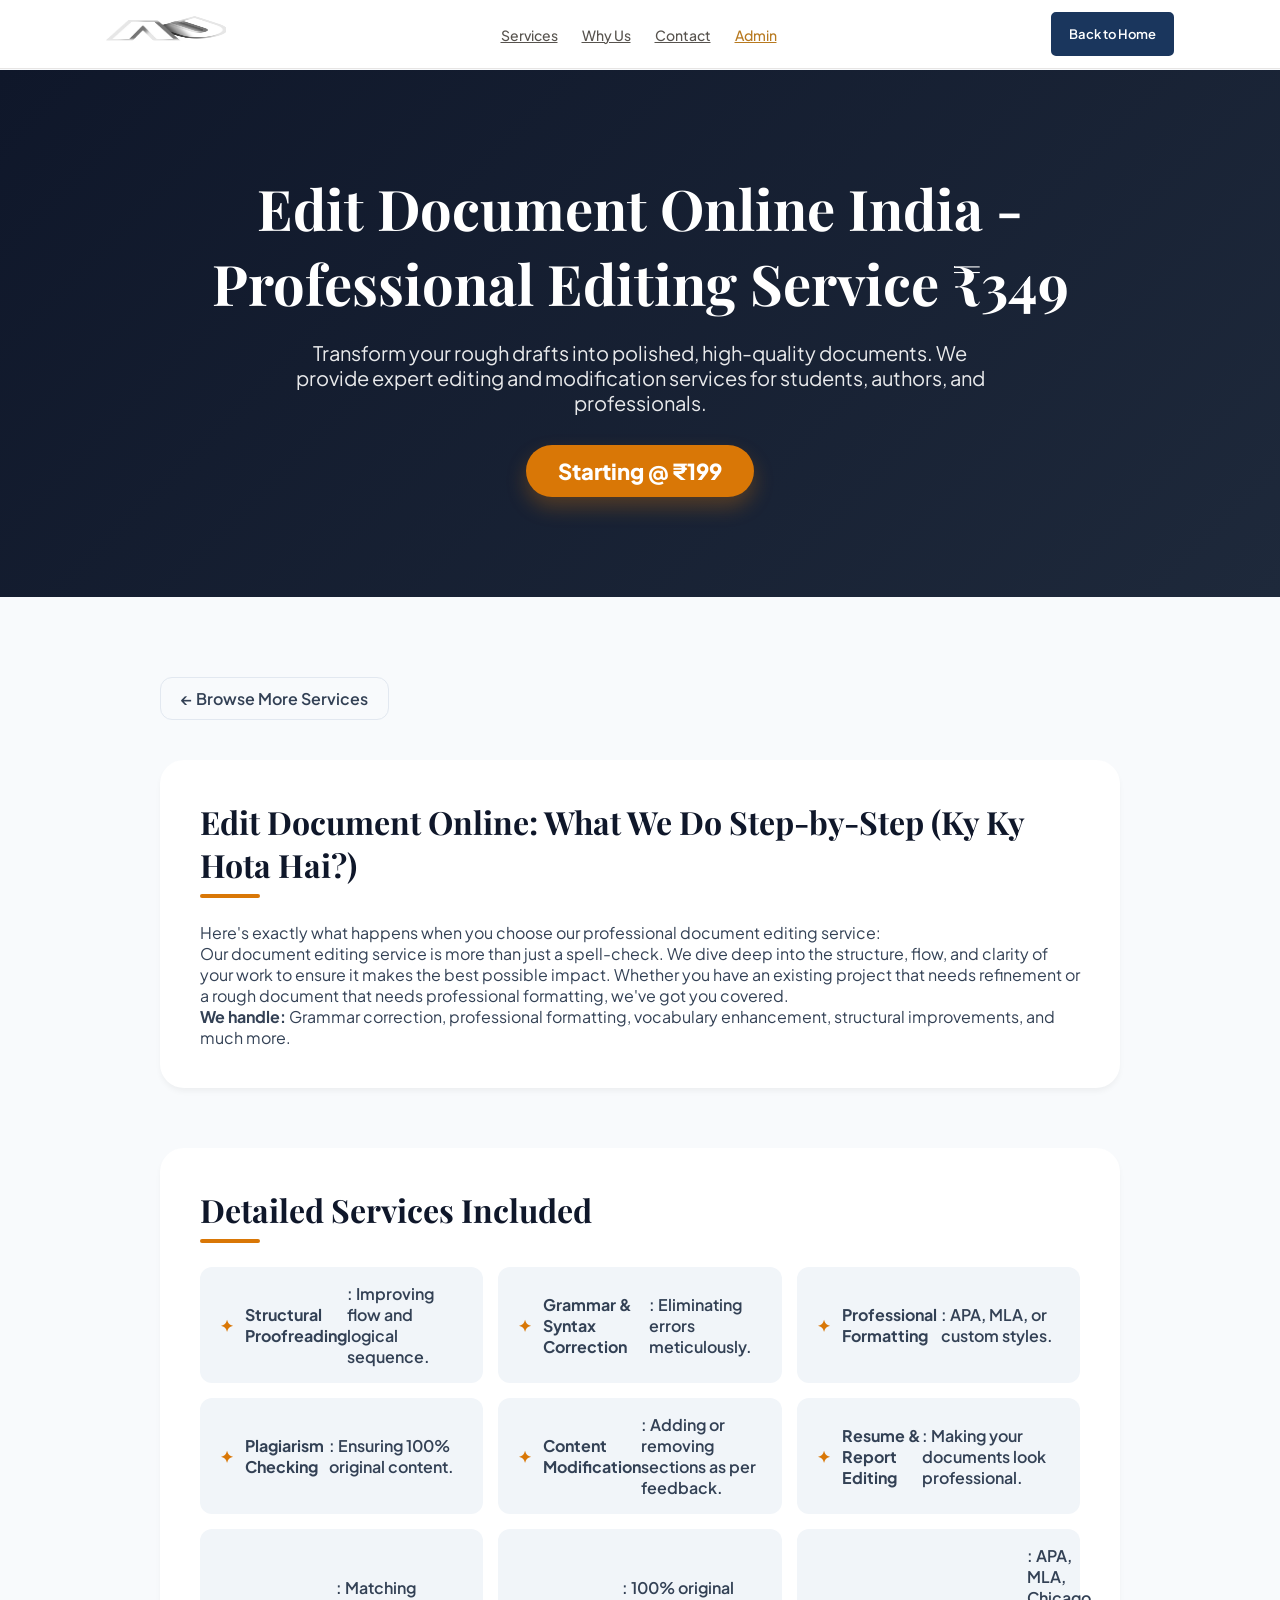
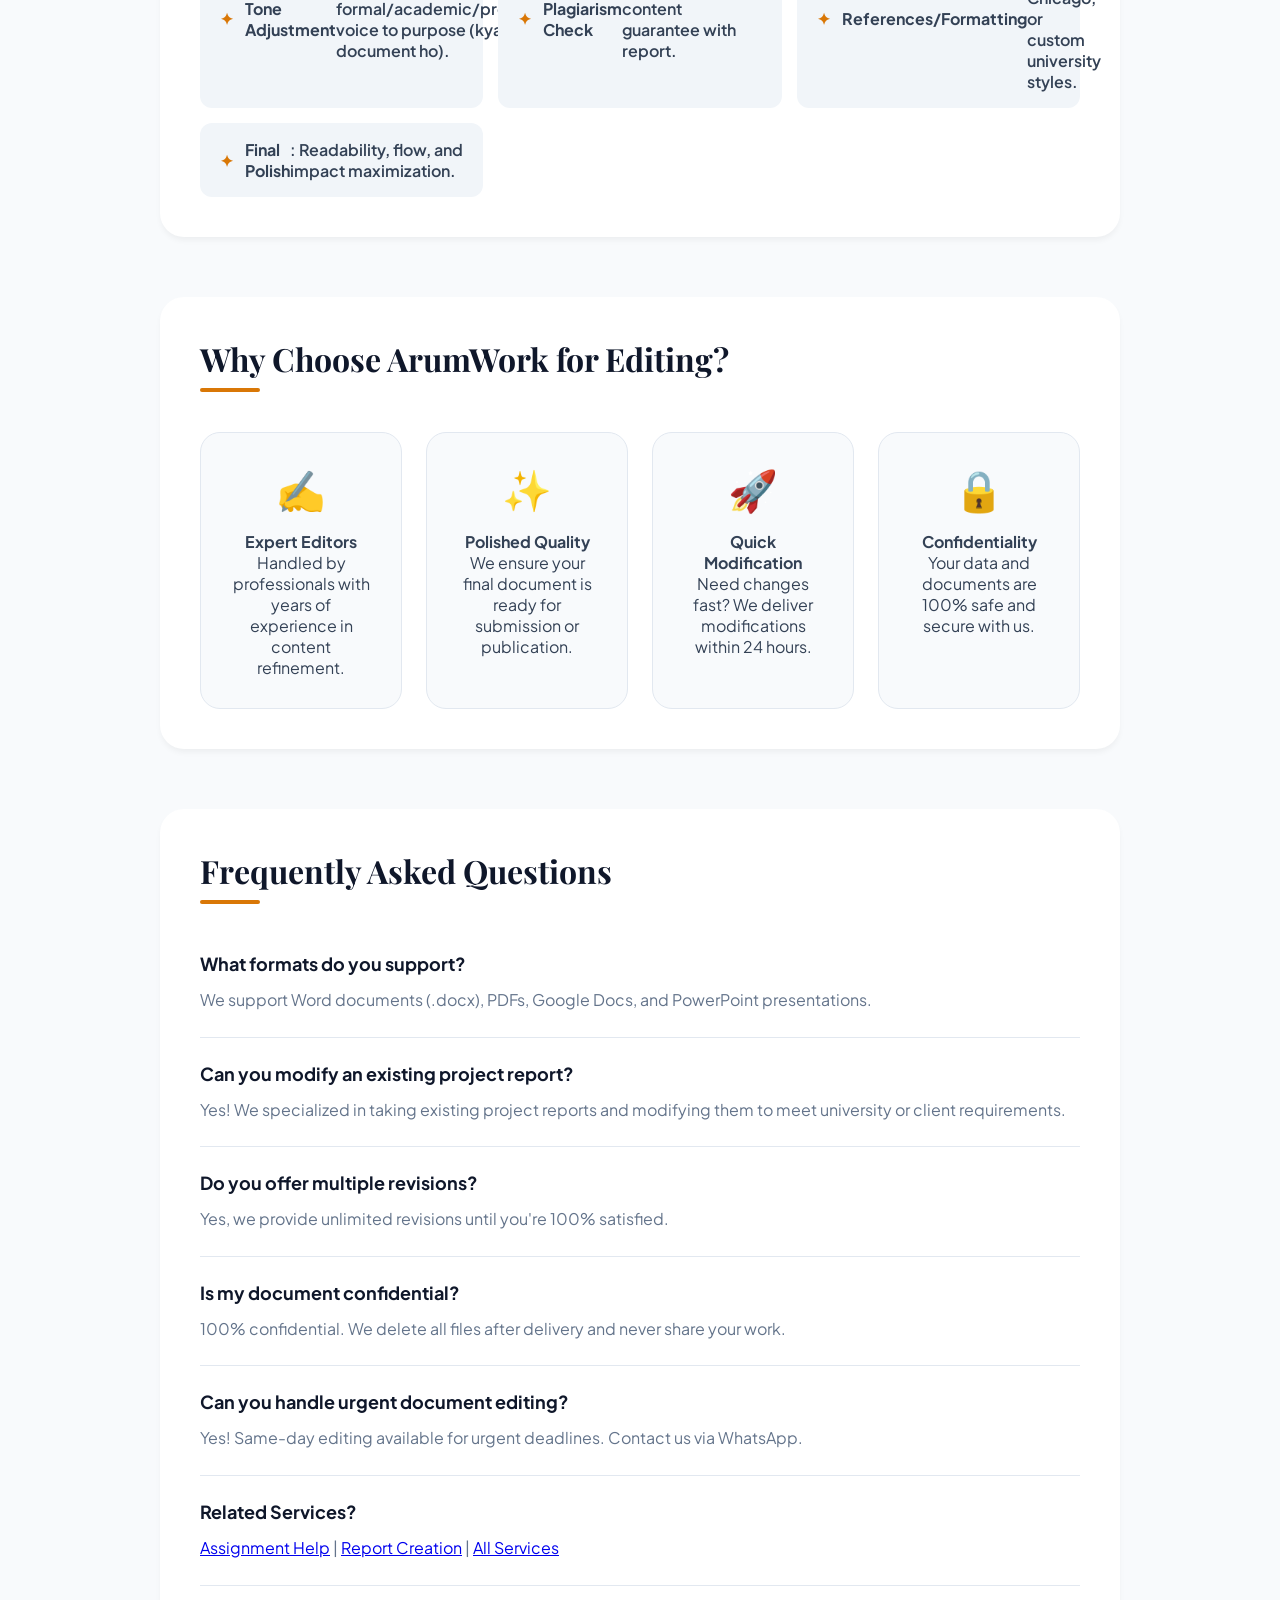
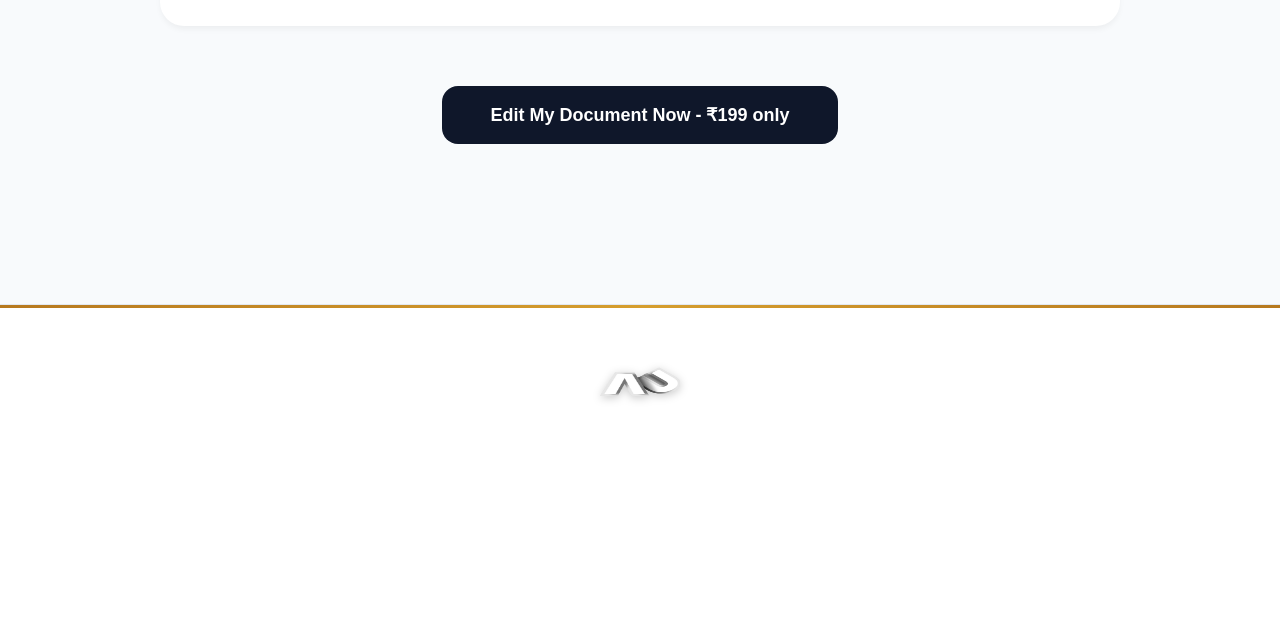
<file: college-project.html>
<!DOCTYPE html>
<html lang="en-IN">
<head>
  <meta charset="UTF-8">
  <meta name="viewport" content="width=device-width, initial-scale=1.0">
  
  <!-- SEO Meta Tags -->
<title>Edit Document Online India | Professional Document Editing Service ₹349 | ArumWork</title>
  <meta name="description" content="Edit document online India - Professional editing, proofreading, formatting & modification service ₹349. Perfect for academic reports, resumes, projects. Fast, plagiarism-free delivery across India.">
  <meta name="keywords" content="edit document online india, document editing service india, modify document online, proofreading services india, document formatting india, professional editing service, arumwork document editing, report editing india">
  <meta name="author" content="ArumWork">
  <meta name="robots" content="index, follow">
  
  <!-- Canonical URL -->
  <link rel="canonical" href="https://arumwork.in/college-project.html" />
  
  <!-- Open Graph / Facebook -->
  <meta property="og:type" content="website">
  <meta property="og:url" content="https://arumwork.in/college-project.html">
  <meta property="og:title" content="Edit Document Online India | Professional Editing Service ₹349 | ArumWork">
  <meta property="og:description" content="Professional editing and modification for all your documents. We ensure perfect grammar, formatting, and structure. Fast delivery.">
  <meta property="og:image" content="https://arumwork.in/LOGO.png">

  <!-- Twitter -->
  <meta property="twitter:card" content="summary_large_image">
  <meta property="twitter:url" content="https://arumwork.in/college-project.html">
  <meta property="twitter:title" content="Edit Document Online India | ArumWork Editing Service">
  <meta property="twitter:description" content="Refine your documents with our expert editing services. Quality formatting and error-correction starting at ₹349.">
  <meta property="twitter:image" content="https://arumwork.in/LOGO.png">

  <!-- Favicon -->
  <link rel="icon" type="image/png" href="LOGO.png">
  
  <!-- Fonts -->
  <link rel="preconnect" href="https://fonts.googleapis.com">
  <link rel="preconnect" href="https://fonts.gstatic.com" crossorigin>
  <link href="https://fonts.googleapis.com/css2?family=Plus+Jakarta+Sans:wght@400;500;600;700;800&family=Playfair+Display:wght@700;800&display=swap" rel="stylesheet">
  
  <link rel="stylesheet" href="style.css">
  
  <!-- Structured Data (JSON-LD) for SEO -->
  <script type="application/ld+json">
  {
    "@context": "https://schema.org/",
    "@type": "Service",
    "serviceType": "Document Editing and Modification",
    "provider": {
      "@type": "LocalBusiness",
      "name": "ArumWork",
      "image": "https://arumwork.in/LOGO.png",
      "priceRange": "INR",
      "telephone": "+91-XXXXXXXXXX",
      "address": {
        "@type": "PostalAddress",
        "streetAddress": "Main Road",
        "addressLocality": "Digital Services India",
        "addressCountry": "IN"
      }
    },
    "description": "Professional document modification and editing services for students and professionals. Quality formatting, rewriting, and proofreading.",
    "offers": {
      "@type": "Offer",
      "priceCurrency": "INR",
      "price": "349",
      "availability": "https://schema.org/InStock"
    }
    }
  </script>

<!-- Breadcrumb Schema -->
  <script type="application/ld+json">
  {
    "@context": "https://schema.org",
    "@type
  {
    "@context": "https://schema.org",
    "@type": "FAQPage",
    "mainEntity": [
      {
        "@type": "Question",
        "name": "What happens when I order document editing?",
        "acceptedAnswer": {
          "@type": "Answer",
          "text": "We provide complete editing: grammar correction, formatting, structure improvement, content modification, tone adjustment, plagiarism check, and professional polishing."
        }
      },
      {
        "@type": "Question",
        "name": "How fast can you edit my document?",
        "acceptedAnswer": {
          "@type": "Answer",
          "text": "Standard delivery within 24 hours. Urgent same-day service available."
        }
      },
      {
        "@type": "Question",
        "name": "What file formats do you accept?",
        "acceptedAnswer": {
          "@type": "Answer",
          "text": "Word (.docx), PDF, Google Docs, plain text, and most common formats."
        }
      }
    ]
  }
  </script>

  <style>
    :root {
      --primary-deep: #0f172a;
      --accent-gold: #d97706;
      --soft-bg: #f8fafc;
      --text-main: #334155;
    }

    body { 
      padding-top: 70px; 
      font-family: 'Plus Jakarta Sans', sans-serif;
      background-color: var(--soft-bg);
      color: var(--text-main);
      overflow-x: hidden;
    }

    .service-hero { 
      background: linear-gradient(135deg, #0f172a 0%, #1e293b 100%);
      padding: 100px 20px; 
      text-align: center; 
      color: white; 
      position: relative;
    }

    .service-hero h1 { 
      font-family: 'Playfair Display', serif;
      font-size: clamp(32px, 6vw, 56px); 
      margin-bottom: 20px; 
    }

    .service-hero p { 
      font-size: clamp(16px, 2vw, 20px); 
      max-width: 700px; 
      margin: 0 auto; 
      opacity: 0.9; 
    }

    .price-badge { 
      display: inline-block; 
      background: var(--accent-gold); 
      color: white; 
      padding: 12px 32px; 
      border-radius: 100px; 
      font-weight: 800; 
      font-size: 22px; 
      margin-top: 30px;
      box-shadow: 0 10px 20px rgba(217, 119, 6, 0.3);
    }

    .service-content { 
      max-width: 1000px; 
      margin: 0 auto; 
      padding: 80px 20px; 
    }

    .service-section { 
      margin-bottom: 60px; 
      background: white;
      padding: 40px;
      border-radius: 24px;
      box-shadow: 0 4px 6px -1px rgba(0, 0, 0, 0.05);
    }

    .service-section h2 { 
      font-size: clamp(24px, 3vw, 32px); 
      color: var(--primary-deep); 
      margin-bottom: 24px; 
      font-family: 'Playfair Display', serif;
      position: relative;
      padding-bottom: 12px;
    }

    .service-section h2::after {
      content: '';
      position: absolute;
      left: 0;
      bottom: 0;
      width: 60px;
      height: 4px;
      background: var(--accent-gold);
      border-radius: 2px;
    }

    .features-grid { 
      display: grid; 
      grid-template-columns: repeat(auto-fit, minmax(200px, 1fr)); 
      gap: 24px; 
      margin-top: 40px; 
    }

    .feature-card { 
      background: var(--soft-bg); 
      border: 1px solid #e2e8f0; 
      border-radius: 20px; 
      padding: 30px; 
      text-align: center; 
    }

    .feature-icon { font-size: 40px; margin-bottom: 16px; }

    .offering-list {
      display: grid;
      grid-template-columns: repeat(auto-fit, minmax(280px, 1fr));
      gap: 15px;
      list-style: none;
      padding: 0;
    }

    .offering-list li {
      background: #f1f5f9;
      padding: 16px 20px;
      border-radius: 12px;
      display: flex;
      align-items: center;
      font-weight: 600;
    }

    .offering-list li::before {
      content: '✦';
      color: var(--accent-gold);
      margin-right: 12px;
    }

    .back-btn { 
      display: inline-flex;
      align-items: center;
      padding: 10px 20px; 
      background: transparent; 
      color: var(--text-main); 
      border-radius: 12px; 
      text-decoration: none; 
      font-weight: 600; 
      margin-bottom: 40px; 
      border: 1px solid #e2e8f0;
    }

    .order-btn { 
      display: block; 
      width: fit-content;
      margin: 40px auto 0;
      padding: 18px 48px; 
      background: var(--primary-deep); 
      color: white; 
      border-radius: 16px; 
      text-decoration: none; 
      font-weight: 800; 
      font-size: 18px; 
      cursor: pointer;
      border: none;
    }

    .faq-item {
      border-bottom: 1px solid #e2e8f0;
      padding: 24px 0;
    }
    .faq-question { font-weight: 700; color: var(--primary-deep); margin-bottom: 12px; font-size: 18px; }
    .faq-answer { font-size: 16px; color: #64748b; line-height: 1.6; }

    footer {
      background: white;
      padding: 60px 20px;
      border-top: 1px solid #e2e8f0;
      margin-top: 80px;
      text-align: center;
    }

    .footer-links {
      display: flex;
      justify-content: center;
      gap: 30px;
      margin: 30px 0;
    }

    @media (max-width: 768px) {
      .service-section { padding: 30px 20px; }
      .service-hero { padding: 70px 20px; }
      .footer-links { flex-direction: column; gap: 15px; }
    }
  </style>
</head>
<body>
  <header>
    <div class="container header-inner">
      <a href="index.html" class="logo">
        <img src="LOGO.png" alt="ArumWork Logo" loading="lazy" width="120" height="36">
      </a>
      <nav>
        <ul>
          <li><a href="index.html#services">Services</a></li>
          <li><a href="index.html#why-us">Why Us</a></li>
          <li><a href="index.html#contact">Contact</a></li>
          <li><a href="admin.html" target="_blank" style="color: var(--warm-gold);">Admin</a></li>
        </ul>
      </nav>
      <div class="header-actions">
        <a href="index.html" class="btn btn-solid">Back to Home</a>
      </div>
    </div>
  </header>

  <section class="service-hero">
    <div class="container">
<h1>Edit Document Online India - Professional Editing Service ₹349</h1>
      <p>Transform your rough drafts into polished, high-quality documents. We provide expert editing and modification services for students, authors, and professionals.</p>
      <div class="price-badge">Starting @ ₹199</div>
    </div>
  </section>

  <main class="service-content">
    <a href="index.html#services" class="back-btn">← Browse More Services</a>
    
    <article class="service-section">
      <h2>Edit Document Online: What We Do Step-by-Step (Ky Ky Hota Hai?)</h2>
<p>Here's exactly what happens when you choose our professional document editing service:</p>
      <p>Our document editing service is more than just a spell-check. We dive deep into the structure, flow, and clarity of your work to ensure it makes the best possible impact. Whether you have an existing project that needs refinement or a rough document that needs professional formatting, we've got you covered.</p>
      <p><strong>We handle:</strong> Grammar correction, professional formatting, vocabulary enhancement, structural improvements, and much more.</p>
    </article>

    <section class="service-section">
      <h2>Detailed Services Included</h2>
      <ul class="offering-list">
        <li><strong>Structural Proofreading</strong>: Improving flow and logical sequence.</li>
        <li><strong>Grammar & Syntax Correction</strong>: Eliminating errors meticulously.</li>
        <li><strong>Professional Formatting</strong>: APA, MLA, or custom styles.</li>
        <li><strong>Plagiarism Checking</strong>: Ensuring 100% original content.</li>
        <li><strong>Content Modification</strong>: Adding or removing sections as per feedback.</li>
        <li><strong>Resume & Report Editing</strong>: Making your documents look professional.</li>
        <li><strong>Tone Adjustment</strong>: Matching formal/academic/professional voice to purpose (kya bhi document ho).</li>
        <li><strong>Plagiarism Check</strong>: 100% original content guarantee with report.</li>
        <li><strong>References/Formatting</strong>: APA, MLA, Chicago, or custom university styles.</li>
        <li><strong>Final Polish</strong>: Readability, flow, and impact maximization.</li>
      </ul>
    </section>

    <section class="service-section">
      <h2>Why Choose ArumWork for Editing?</h2>
      <div class="features-grid">
        <div class="feature-card">
          <div class="feature-icon">✍️</div>
          <h4>Expert Editors</h4>
          <p>Handled by professionals with years of experience in content refinement.</p>
        </div>
        <div class="feature-card">
          <div class="feature-icon">✨</div>
          <h4>Polished Quality</h4>
          <p>We ensure your final document is ready for submission or publication.</p>
        </div>
        <div class="feature-card">
          <div class="feature-icon">🚀</div>
          <h4>Quick Modification</h4>
          <p>Need changes fast? We deliver modifications within 24 hours.</p>
        </div>
        <div class="feature-card">
          <div class="feature-icon">🔒</div>
          <h4>Confidentiality</h4>
          <p>Your data and documents are 100% safe and secure with us.</p>
        </div>
      </div>
    </section>

    <section class="service-section">
      <h2>Frequently Asked Questions</h2>
      <div class="faq-item">
        <div class="faq-question">What formats do you support?</div>
        <div class="faq-answer">We support Word documents (.docx), PDFs, Google Docs, and PowerPoint presentations.</div>
      </div>
      <div class="faq-item">
        <div class="faq-question">Can you modify an existing project report?</div>
        <div class="faq-answer">Yes! We specialized in taking existing project reports and modifying them to meet university or client requirements.</div>
      </div>
      <div class="faq-item">
        <div class="faq-question">Do you offer multiple revisions?</div>
        <div class="faq-answer">Yes, we provide unlimited revisions until you're 100% satisfied.</div>
      </div>
      <div class="faq-item">
        <div class="faq-question">Is my document confidential?</div>
        <div class="faq-answer">100% confidential. We delete all files after delivery and never share your work.</div>
      </div>
      <div class="faq-item">
        <div class="faq-question">Can you handle urgent document editing?</div>
        <div class="faq-answer">Yes! Same-day editing available for urgent deadlines. Contact us via WhatsApp.</div>
      </div>
      <div class="faq-item">
        <div class="faq-question">Related Services?</div>
        <div class="faq-answer"><a href="assignment-work.html">Assignment Help</a> | <a href="report-creation-india.html">Report Creation</a> | <a href="index.html#services">All Services</a></div>
      </div>
    </section>

    <button class="order-btn" onclick="openOrderModal('Edit Modify Document', 349)">Edit My Document Now - ₹199 only</button>
  </main>

  <footer>
    <div class="footer-content">
      <div class="footer-logo">
        <img src="LOGO.png" alt="ArumWork Footer Logo" width="80" height="24">
        <p>Your Trusted Partner for Content Refinement & Academic Excellence.</p>
      </div>
      <div class="footer-links">
        <a href="index.html#services">Services</a>
        <a href="index.html#contact">Contact</a>
        <a href="index.html">Home</a>
      </div>
      <p class="copyright-text">© 2026 ArumWork. All rights reserved.</p>
    </div>
  </footer>

  <script src="script.js"></script>
</body>
</html>
</file>
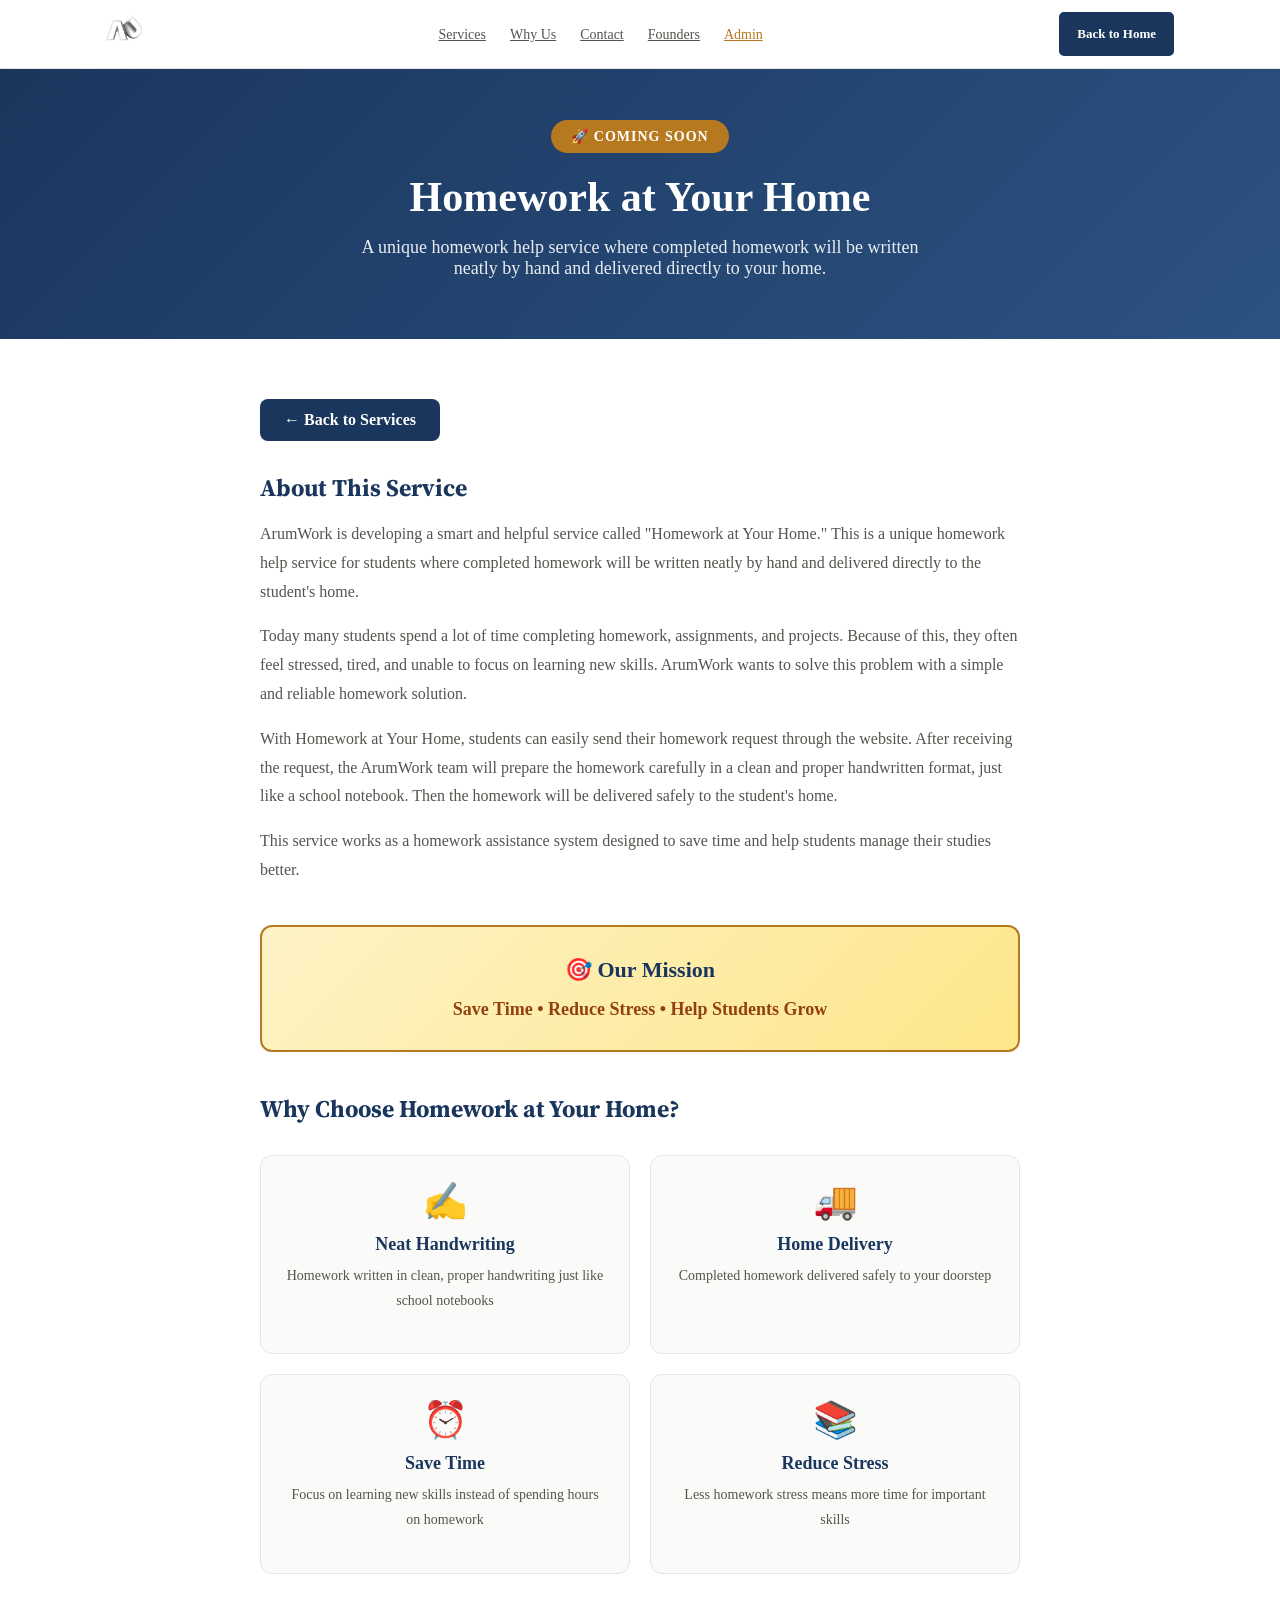
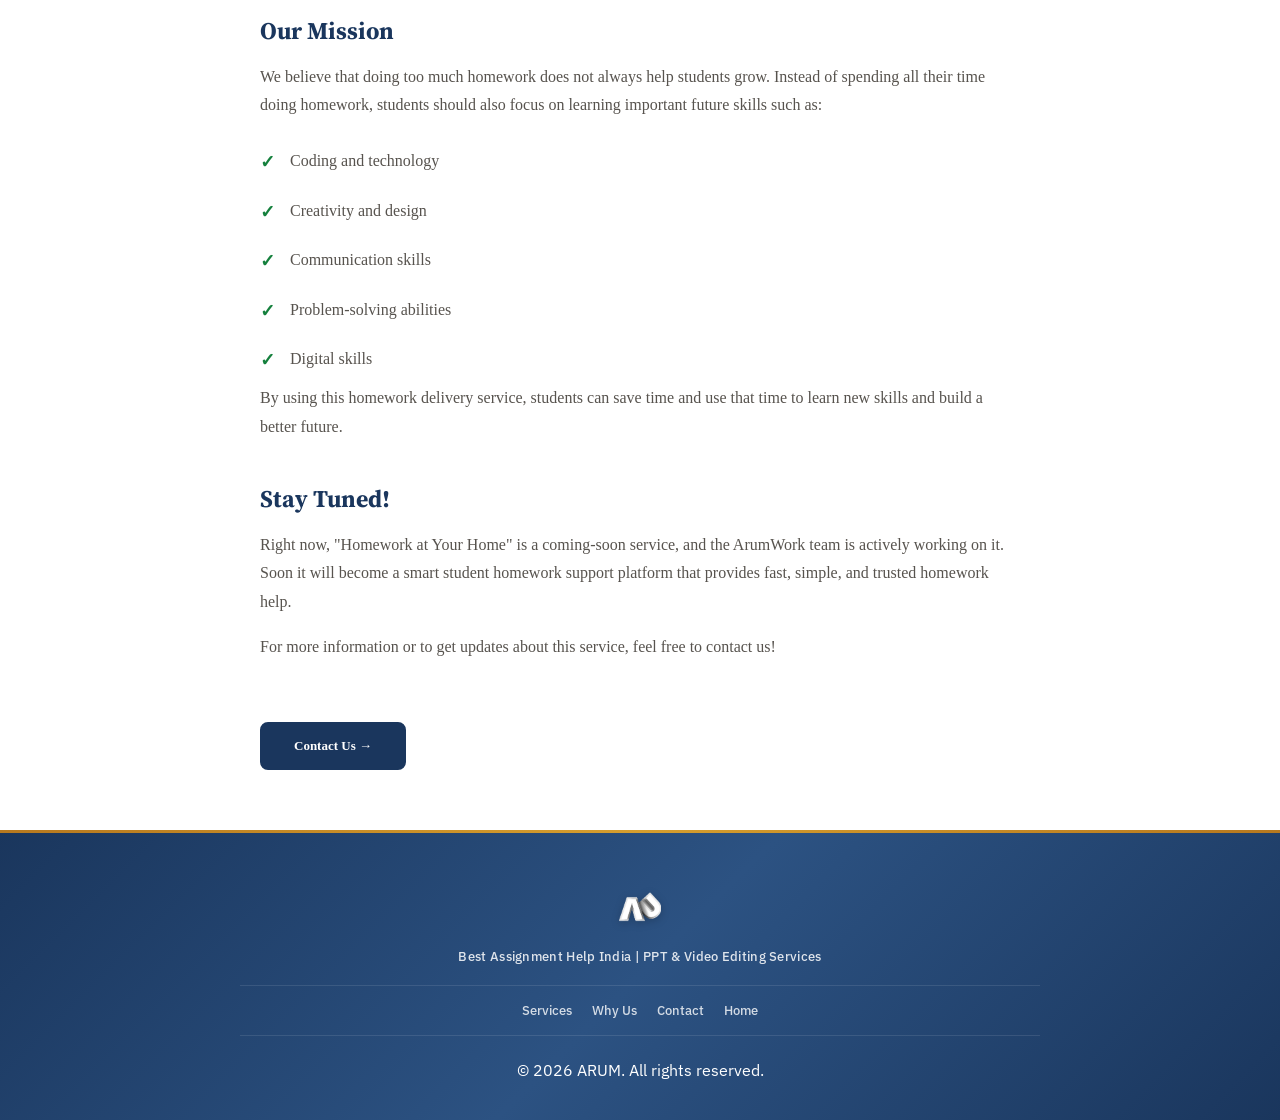
<file: homework-at-your-home.html>
<!DOCTYPE html>
<html lang="en-IN">
<head>
<meta charset="UTF-8">
<meta name="viewport" content="width=device-width, initial-scale=1.0">
<meta http-equiv="X-UA-Compatible" content="IE=edge">

<!-- LOCAL SEO -->
<meta name="geo.region" content="IN-DL">
<meta name="geo.placename" content="Delhi">
<meta name="geo.position" content="28.6139;77.2090">
<meta name="ICBM" content="28.6139, 77.2090">
<meta name="language" content="English">
<meta name="robots" content="index, follow">
<meta name="googlebot" content="index, follow">

<!-- META TAGS -->
<title>Homework at Your Home | Coming Soon - ArumWork</title>
<meta name="description" content="Homework at Your Home - A unique homework help service by ArumWork where completed homework will be written neatly by hand and delivered directly to your home. Coming Soon!">
<meta name="keywords" content="homework help, homework delivery, handwritten homework, assignment help, student help, ArumWork">
<meta name="author" content="ARUM - Aryan & Umang">
<meta name="copyright" content="© 2026 ARUM. All rights reserved.">

<!-- HIGH LEVEL SEO -->
<link rel="canonical" href="https://arumwork.in/homework-at-your-home.html" />

<!-- Favicon -->
<link rel="icon" type="image/png" href="LOGO.png">

<!-- FONTS -->
<link rel="preconnect" href="https://fonts.googleapis.com">
<link rel="preconnect" href="https://fonts.gstatic.com" crossorigin>
<link href="https://fonts.googleapis.com/css2?family=Source+Serif+4:wght@400;500;600;700&family=IBM+Plex+Sans:wght@400;500;600;700&display=swap" rel="stylesheet">

<!-- External CSS -->
<link rel="stylesheet" href="style.css">

<style>
body {
    padding-top: 60px;
}
.service-hero {
    background: linear-gradient(135deg, #1a365d, #2c5282);
    padding: 60px 20px;
    text-align: center;
    color: white;
}
.service-hero h1 {
    font-size: clamp(28px, 5vw, 42px);
    margin-bottom: 16px;
}
.service-hero p {
    font-size: 18px;
    max-width: 600px;
    margin: 0 auto;
    opacity: 0.9;
}
.coming-soon-badge {
    display: inline-block;
    background: #b7791f;
    color: white;
    padding: 8px 20px;
    border-radius: 50px;
    font-weight: 600;
    font-size: 14px;
    margin-bottom: 20px;
    text-transform: uppercase;
    letter-spacing: 1px;
}
.service-content {
    max-width: 800px;
    margin: 0 auto;
    padding: 60px 20px;
}
.service-section {
    margin-bottom: 40px;
}
.service-section h2 {
    font-size: 24px;
    color: #1a365d;
    margin-bottom: 16px;
    font-family: 'Source Serif 4', serif;
}
.service-section p {
    font-size: 16px;
    color: #57534e;
    line-height: 1.8;
    margin-bottom: 16px;
}
.service-section ul {
    list-style: none;
    padding: 0;
}
.service-section ul li {
    padding: 12px 0;
    padding-left: 30px;
    position: relative;
    font-size: 16px;
    color: #57534e;
    line-height: 1.6;
}
.service-section ul li::before {
    content: "✓";
    position: absolute;
    left: 0;
    color: #15803d;
    font-weight: bold;
    font-size: 18px;
}
.mission-box {
    background: linear-gradient(135deg, #fef3c7, #fde68a);
    border: 2px solid #b7791f;
    border-radius: 12px;
    padding: 30px;
    text-align: center;
    margin: 40px 0;
}
.mission-box h3 {
    font-size: 22px;
    color: #1a365d;
    margin-bottom: 16px;
}
.mission-box p {
    font-size: 18px;
    color: #92400e;
    font-weight: 600;
}
.features-grid {
    display: grid;
    grid-template-columns: repeat(auto-fit, minmax(250px, 1fr));
    gap: 20px;
    margin: 30px 0;
}
.feature-card {
    background: #fafaf9;
    border: 1px solid #e7e5e4;
    border-radius: 12px;
    padding: 24px;
    text-align: center;
    transition: all 0.3s;
}
.feature-card:hover {
    transform: translateY(-4px);
    box-shadow: 0 12px 24px rgba(26, 54, 93, 0.1);
}
.feature-icon {
    font-size: 36px;
    margin-bottom: 12px;
}
.feature-card h4 {
    font-size: 18px;
    color: #1a365d;
    margin-bottom: 8px;
}
.feature-card p {
    font-size: 14px;
    color: #57534e;
}
.back-btn {
    display: inline-block;
    padding: 12px 24px;
    background: #1a365d;
    color: white;
    border-radius: 8px;
    text-decoration: none;
    font-weight: 600;
    margin-bottom: 30px;
    transition: all 0.3s;
}
.back-btn:hover {
    background: #b7791f;
}
</style>
</head>

<body>

<header>
<div class="container header-inner">
<a href="index.html" class="logo"><img src="LOGO.png" alt="ARUM" loading="lazy"></a>
<nav>
<ul>
<li><a href="index.html#services">Services</a></li>
<li><a href="index.html#why-us">Why Us</a></li>
<li><a href="index.html#contact">Contact</a></li>
<li><a href="index.html#founders">Founders</a></li>
<li><a href="admin.html" target="_blank" style="color: var(--warm-gold);">Admin</a></li>
</ul>
</nav>
<button class="hamburger" onclick="toggleMobileNav()">
<span></span>
<span></span>
<span></span>
</button>
<div class="header-actions" id="headerActions">
<a href="index.html" class="btn btn-solid">Back to Home</a>
</div>
</div>
</header>

<!-- Mobile Navigation -->
<div class="mobile-nav" id="mobileNav">
<a href="index.html#services" onclick="closeMobileNav()">Services</a>
<a href="index.html#why-us" onclick="closeMobileNav()">Why Us</a>
<a href="index.html#contact" onclick="closeMobileNav()">Contact</a>
<a href="index.html#founders" onclick="closeMobileNav()">Founders</a>
<a href="index.html" class="btn btn-outline" onclick="closeMobileNav();">Back to Home</a>
</div>

<div class="service-hero">
<div class="container">
<span class="coming-soon-badge">🚀 Coming Soon</span>
<h1>Homework at Your Home</h1>
<p>A unique homework help service where completed homework will be written neatly by hand and delivered directly to your home.</p>
</div>
</div>

<div class="service-content">
<a href="index.html#services" class="back-btn">← Back to Services</a>

<div class="service-section">
<h2>About This Service</h2>
<p>ArumWork is developing a smart and helpful service called "Homework at Your Home." This is a unique homework help service for students where completed homework will be written neatly by hand and delivered directly to the student's home.</p>
<p>Today many students spend a lot of time completing homework, assignments, and projects. Because of this, they often feel stressed, tired, and unable to focus on learning new skills. ArumWork wants to solve this problem with a simple and reliable homework solution.</p>
<p>With Homework at Your Home, students can easily send their homework request through the website. After receiving the request, the ArumWork team will prepare the homework carefully in a clean and proper handwritten format, just like a school notebook. Then the homework will be delivered safely to the student's home.</p>
<p>This service works as a homework assistance system designed to save time and help students manage their studies better.</p>
</div>

<div class="mission-box">
<h3>🎯 Our Mission</h3>
<p>Save Time • Reduce Stress • Help Students Grow</p>
</div>

<div class="service-section">
<h2>Why Choose Homework at Your Home?</h2>
<div class="features-grid">
<div class="feature-card">
<div class="feature-icon">✍️</div>
<h4>Neat Handwriting</h4>
<p>Homework written in clean, proper handwriting just like school notebooks</p>
</div>
<div class="feature-card">
<div class="feature-icon">🚚</div>
<h4>Home Delivery</h4>
<p>Completed homework delivered safely to your doorstep</p>
</div>
<div class="feature-card">
<div class="feature-icon">⏰</div>
<h4>Save Time</h4>
<p>Focus on learning new skills instead of spending hours on homework</p>
</div>
<div class="feature-card">
<div class="feature-icon">📚</div>
<h4>Reduce Stress</h4>
<p>Less homework stress means more time for important skills</p>
</div>
</div>
</div>

<div class="service-section">
<h2>Our Mission</h2>
<p>We believe that doing too much homework does not always help students grow. Instead of spending all their time doing homework, students should also focus on learning important future skills such as:</p>
<ul>
<li>Coding and technology</li>
<li>Creativity and design</li>
<li>Communication skills</li>
<li>Problem-solving abilities</li>
<li>Digital skills</li>
</ul>
<p>By using this homework delivery service, students can save time and use that time to learn new skills and build a better future.</p>
</div>

<div class="service-section">
<h2>Stay Tuned!</h2>
<p>Right now, "Homework at Your Home" is a coming-soon service, and the ArumWork team is actively working on it. Soon it will become a smart student homework support platform that provides fast, simple, and trusted homework help.</p>
<p>For more information or to get updates about this service, feel free to contact us!</p>
</div>

<a href="index.html#contact" class="btn btn-solid" style="display: inline-block; padding: 14px 32px; border-radius: 8px; text-decoration: none; margin-top: 20px;">Contact Us →</a>
</div>

<footer>
<div class="footer-content">
<div class="footer-logo">
<img src="LOGO.png" alt="ARUM" loading="lazy">
<p>Best Assignment Help India | PPT & Video Editing Services</p>
</div>
<div class="footer-links">
<a href="index.html#services">Services</a>
<a href="index.html#why-us">Why Us</a>
<a href="index.html#contact">Contact</a>
<a href="index.html">Home</a>
</div>
© 2026 ARUM. All rights reserved.
</div>
</footer>

<script>
// Mobile nav toggle
function toggleMobileNav() {
    const nav = document.getElementById('mobileNav');
    const hamburger = document.querySelector('.hamburger');
    nav.classList.toggle('active');
    hamburger.classList.toggle('active');
}

function closeMobileNav() {
    const nav = document.getElementById('mobileNav');
    const hamburger = document.querySelector('.hamburger');
    nav.classList.remove('active');
    hamburger.classList.remove('active');
}
</script>

</body>
</html>
</file>
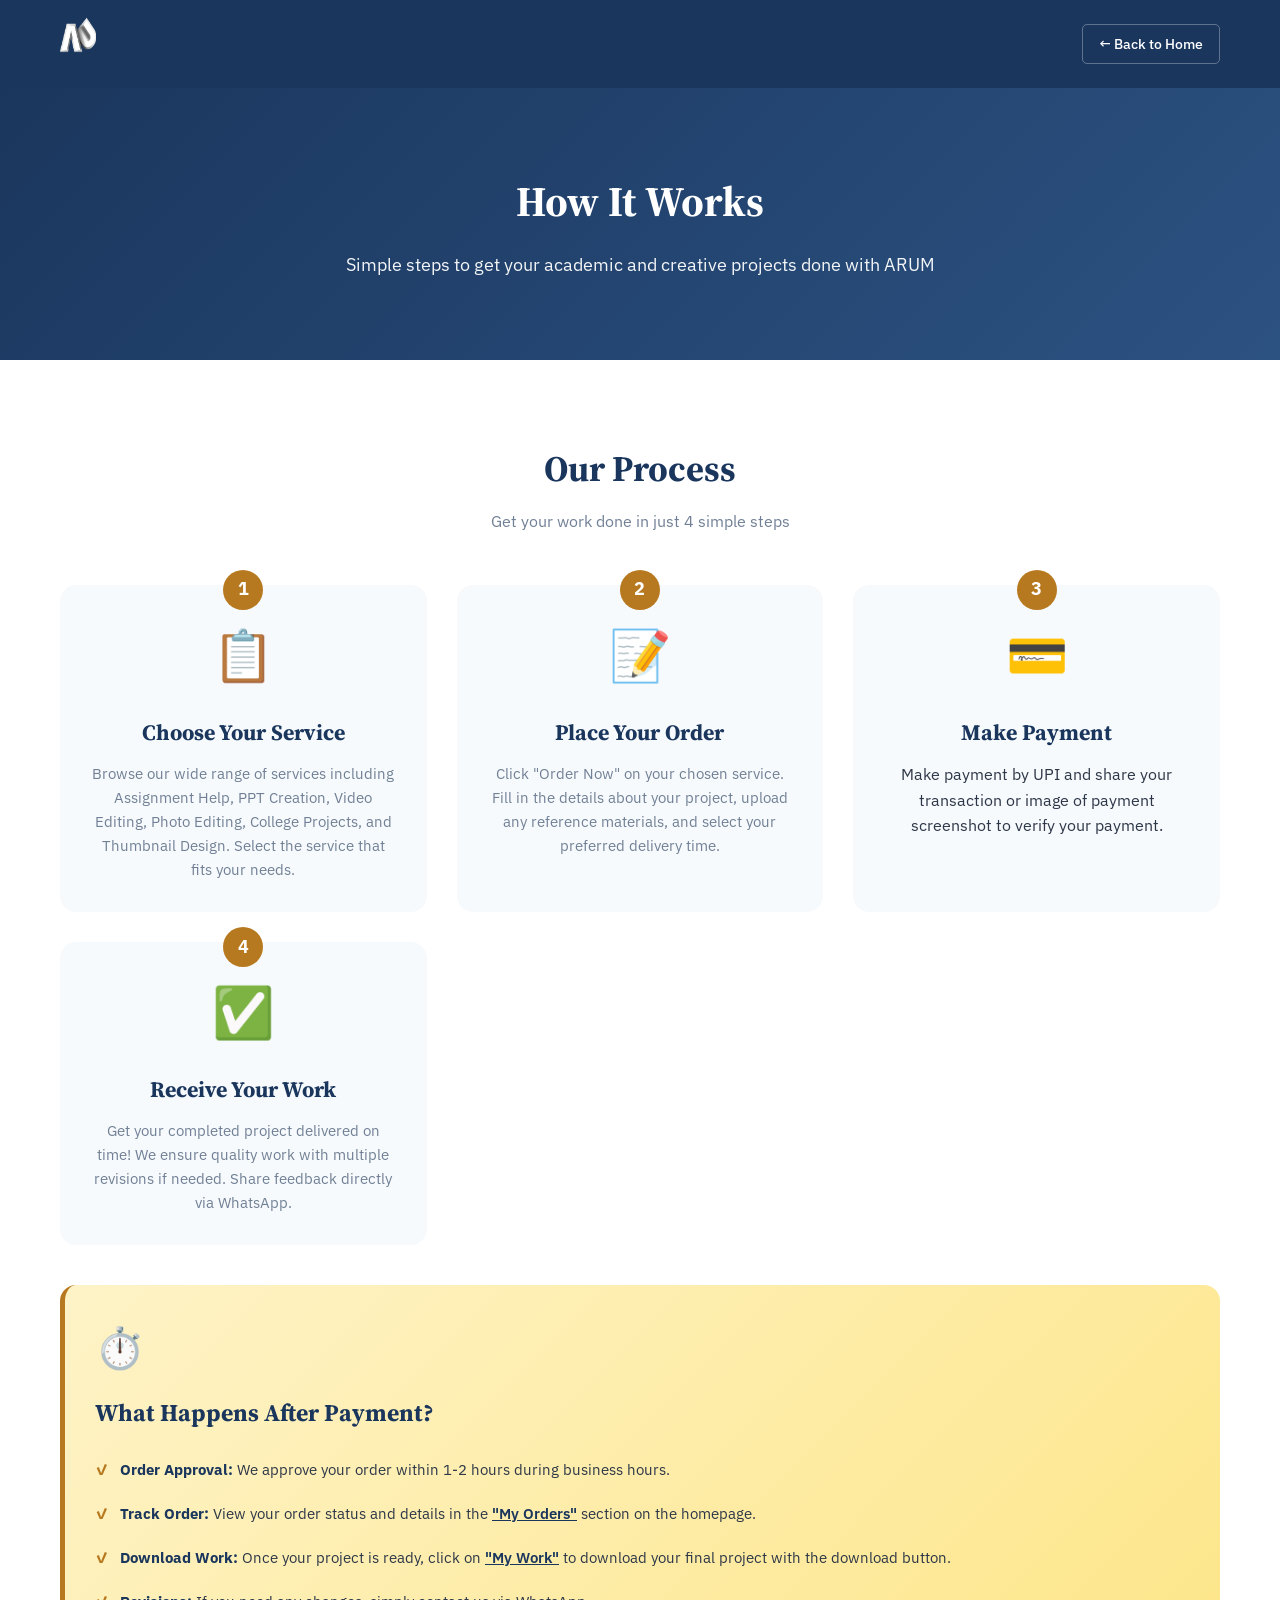
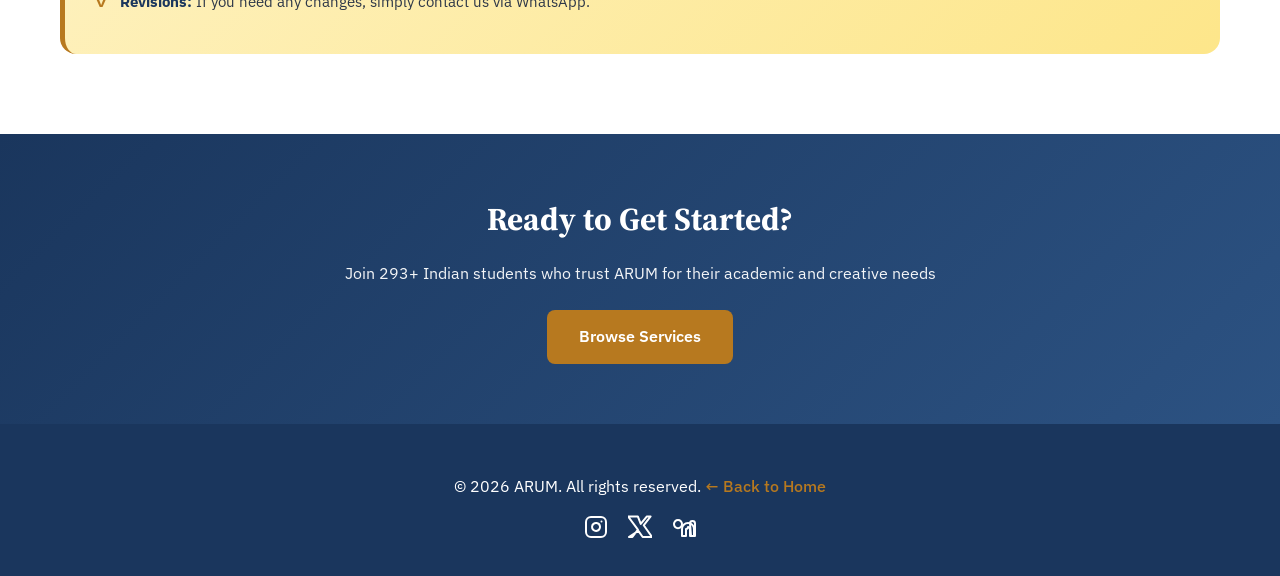
<file: how-it-work.html>
<!DOCTYPE html>
<html lang="en-IN">
<head>
<meta charset="UTF-8">
<meta name="viewport" content="width=device-width, initial-scale=1.0">
<meta http-equiv="X-UA-Compatible" content="IE=edge">
<meta name="theme-color" content="#1a365d">
<meta name="format-detection" content="telephone=yes">

<!-- SEO Meta Tags -->
<title>How It Works | ARUM - Assignment Help India | Step by Step Process</title>
<meta name="description" content="Learn how ARUM works - Step by step guide to our academic and creative services. Assignment help, PPT creation, video editing process. Trusted by 293+ students in India.">
<meta name="keywords" content="how ARUM works, how it works, assignment help process, PPT creation process, video editing process, ARUM guide, order process, service delivery process">
<meta name="author" content="ARUM">
<meta name="robots" content="INDEX, FOLLOW, MAX-IMAGE-PREVIEW:LARGE">
<meta name="googlebot" content="INDEX, FOLLOW, MAX-IMAGE-PREVIEW:LARGE">
<meta name="language" content="English">
<meta name="revisit-after" content="7 days">
<meta name="country" content="India">

<!-- Open Graph -->
<meta property="og:type" content="website">
<meta property="og:url" content="https://arumwork.in/how-it-work.html">
<meta property="og:title" content="How It Works | ARUM - Step by Step Guide">
<meta property="og:description" content="Learn how ARUM works - Simple 4 step process to get your assignments, PPTs and video editing done.">
<meta property="og:image" content="https://arumwork.in/LOGO.png">
<meta property="og:site_name" content="ARUM">
<meta property="og:locale" content="en_IN">

<!-- Twitter Card -->
<meta name="twitter:card" content="summary_large_image">
<meta name="twitter:title" content="How It Works | ARUM">
<meta name="twitter:description" content="Simple 4 step process to get your academic and creative projects done.">

<!-- Canonical -->
<link rel="canonical" href="https://arumwork.in/how-it-work.html">

<!-- Organization Schema -->
<script type="application/ld+json">
{
  "@context": "https://schema.org",
  "@type": "Organization",
  "name": "ARUM - Academic & Creative Solutions",
  "alternateName": "ARUM",
  "url": "https://arumwork.in",
  "logo": "https://arumwork.in/LOGO.png",
  "description": "ARUM provides best academic and creative services in India including assignment help, PPT creation, video editing, photo editing, college projects, and thumbnail design.",
  "address": {
    "@type": "PostalAddress",
    "addressLocality": "New Delhi",
    "addressRegion": "Delhi",
    "addressCountry": "IN"
  },
  "contactPoint": {
    "@type": "ContactPoint",
    "telephone": "+91-70330-79347",
    "contactType": "customer service",
    "email": "arumwork24@gmail.com"
  },
  "sameAs": [
    "https://www.facebook.com/arumwork",
    "https://www.instagram.com/arumwork",
    "https://wa.me/917033079347"
  ]
}
</script>

<!-- BreadcrumbList Schema -->
<script type="application/ld+json">
{
  "@context": "https://schema.org",
  "@type": "BreadcrumbList",
  "itemListElement": [
    {
      "@type": "ListItem",
      "position": 1,
      "name": "Home",
      "item": "https://arumwork.in/"
    },
    {
      "@type": "ListItem",
      "position": 2,
      "name": "How It Works",
      "item": "https://arumwork.in/how-it-work.html"
    }
  ]
}
</script>

<link rel="icon" type="image/png" href="LOGO.png">
<link rel="preconnect" href="https://fonts.googleapis.com">
<link rel="preconnect" href="https://fonts.gstatic.com" crossorigin>
<link href="https://fonts.googleapis.com/css2?family=Source+Serif+4:wght@400;500;600;700&family=IBM+Plex+Sans:wght@400;500;600;700&display=swap" rel="stylesheet">
<style>
:root {
    --primary-blue: #1a365d;
    --secondary-blue: #2c5282;
    --warm-gold: #b7791f;
    --light-gold: #d69e2e;
    --white: #ffffff;
    --light-bg: #f7fafc;
    --medium-gray: #718096;
    --dark-gray: #2d3748;
}
* {
    margin: 0;
    padding: 0;
    box-sizing: border-box;
}
body {
    font-family: 'IBM Plex Sans', sans-serif;
    background: var(--light-bg);
    color: var(--dark-gray);
    line-height: 1.6;
}
header {
    background: var(--primary-blue);
    padding: 15px 0;
    position: sticky;
    top: 0;
    z-index: 100;
}
.container {
    max-width: 1200px;
    margin: 0 auto;
    padding: 0 20px;
}
.header-inner {
    display: flex;
    justify-content: space-between;
    align-items: center;
}
.logo img {
    height: 50px;
    border-radius: 8px;
}
h1 {
    font-family: 'Source Serif 4', serif;
    color: var(--primary-blue);
    font-size: 48px;
    margin-bottom: 20px;
}
.hero {
    background: linear-gradient(135deg, var(--primary-blue), var(--secondary-blue));
    padding: 80px 20px;
    text-align: center;
    color: white;
}
.hero h1 {
    color: white;
    font-size: 42px;
    margin-bottom: 16px;
}
.hero p {
    font-size: 18px;
    max-width: 700px;
    margin: 0 auto;
    opacity: 0.95;
}
.how-it-works {
    padding: 80px 20px;
    background: var(--white);
}
.section-center {
    text-align: center;
    margin-bottom: 50px;
}
.section-center h2 {
    font-family: 'Source Serif 4', serif;
    font-size: 36px;
    color: var(--primary-blue);
    margin-bottom: 12px;
}
.section-center p {
    color: var(--medium-gray);
    font-size: 16px;
}
.steps-grid {
    display: grid;
    grid-template-columns: repeat(auto-fit, minmax(300px, 1fr));
    gap: 30px;
    margin-top: 40px;
}
.step-card {
    background: var(--light-bg);
    border-radius: 16px;
    padding: 30px;
    text-align: center;
    transition: transform 0.3s, box-shadow 0.3s;
    position: relative;
}
.step-card:hover {
    transform: translateY(-5px);
    box-shadow: 0 20px 40px rgba(0,0,0,0.1);
}
.step-number {
    position: absolute;
    top: -15px;
    left: 50%;
    transform: translateX(-50%);
    background: var(--warm-gold);
    color: white;
    width: 40px;
    height: 40px;
    border-radius: 50%;
    display: flex;
    align-items: center;
    justify-content: center;
    font-weight: 700;
    font-size: 18px;
}
.step-icon {
    font-size: 50px;
    margin-bottom: 20px;
}
.step-card h3 {
    font-family: 'Source Serif 4', serif;
    color: var(--primary-blue);
    font-size: 22px;
    margin-bottom: 12px;
}
.step-card p {
    color: var(--medium-gray);
    font-size: 15px;
}
.cta-section {
    background: linear-gradient(135deg, var(--primary-blue), var(--secondary-blue));
    padding: 60px 20px;
    text-align: center;
    color: white;
}
.cta-section h2 {
    font-family: 'Source Serif 4', serif;
    font-size: 32px;
    margin-bottom: 16px;
}
.cta-section p {
    font-size: 16px;
    margin-bottom: 24px;
    opacity: 0.95;
}
.btn-solid {
    display: inline-block;
    background: var(--warm-gold);
    color: white;
    padding: 14px 32px;
    border-radius: 8px;
    font-weight: 600;
    font-size: 16px;
    text-decoration: none;
    transition: background 0.3s;
}
.btn-solid:hover {
    background: var(--light-gold);
}
footer {
    background: var(--primary-blue);
    color: white;
    padding: 30px 20px;
    text-align: center;
}
footer p {
    opacity: 0.9;
}
.back-link {
    display: inline-block;
    margin-top: 20px;
    color: var(--warm-gold);
    text-decoration: none;
    font-weight: 500;
}
.back-link:hover {
    text-decoration: underline;
}
@media (max-width: 768px) {
    .hero h1 {
        font-size: 32px;
    }
    .section-center h2 {
        font-size: 28px;
    }
    .steps-grid {
        grid-template-columns: 1fr;
    }
}
.process-note {
    background: linear-gradient(135deg, #fef3c7, #fde68a);
    border-radius: 16px;
    padding: 30px;
    margin-top: 40px;
    border-left: 5px solid var(--warm-gold);
}
.process-note .note-icon {
    font-size: 40px;
    margin-bottom: 15px;
}
.process-note h3 {
    font-family: 'Source Serif 4', serif;
    color: var(--primary-blue);
    font-size: 24px;
    margin-bottom: 15px;
}
.process-note ul {
    list-style: none;
    padding: 0;
}
.process-note ul li {
    padding: 10px 0;
    padding-left: 25px;
    position: relative;
    color: var(--dark-gray);
    font-size: 15px;
}
.process-note ul li::before {
    content: "✓";
    position: absolute;
    left: 0;
    color: var(--warm-gold);
    font-weight: bold;
}
.process-note ul li strong {
    color: var(--primary-blue);
}
.process-note .btn-download {
    display: inline-block;
    background: var(--warm-gold);
    color: white;
    padding: 10px 20px;
    border-radius: 6px;
    text-decoration: none;
    font-weight: 600;
    margin-top: 10px;
}
.header-actions {
    display: flex;
    align-items: center;
    gap: 15px;
}
.back-home-btn {
    color: white;
    text-decoration: none;
    font-weight: 500;
    font-size: 14px;
    padding: 8px 16px;
    border: 1px solid rgba(255,255,255,0.3);
    border-radius: 5px;
    transition: all 0.3s;
}
.back-home-btn:hover {
    background: rgba(255,255,255,0.1);
    border-color: white;
}
</style>
</head>
<body>
<header>
<div class="container header-inner">
<a href="index.html" class="logo"><img src="LOGO.webp" alt="ARUM" width="36" height="36" loading="lazy"></a>
<div class="header-actions">
<a href="index.html" class="back-home-btn">← Back to Home</a>
</div>
</div>
</header>

<section class="hero">
<div class="container">
<h1>How It Works</h1>
<p>Simple steps to get your academic and creative projects done with ARUM</p>
</div>
</section>

<section class="how-it-works">
<div class="container">
<div class="section-center">
<h2>Our Process</h2>
<p>Get your work done in just 4 simple steps</p>
</div>
<div class="steps-grid">
<div class="step-card">
<div class="step-number">1</div>
<div class="step-icon">📋</div>
<h3>Choose Your Service</h3>
<p>Browse our wide range of services including Assignment Help, PPT Creation, Video Editing, Photo Editing, College Projects, and Thumbnail Design. Select the service that fits your needs.</p>
</div>
<div class="step-card">
<div class="step-number">2</div>
<div class="step-icon">📝</div>
<h3>Place Your Order</h3>
<p>Click "Order Now" on your chosen service. Fill in the details about your project, upload any reference materials, and select your preferred delivery time.</p>
</div>
<div class="step-card">
<div class="step-number">3</div>
<div class="step-icon">💳</div>
<h3>Make Payment</h3>
Make payment by UPI and share your transaction or image of payment screenshot to verify your payment.
</div>
<div class="step-card">
<div class="step-number">4</div>
<div class="step-icon">✅</div>
<h3>Receive Your Work</h3>
<p>Get your completed project delivered on time! We ensure quality work with multiple revisions if needed. Share feedback directly via WhatsApp.</p>
</div>
</div>

<div class="process-note">
<div class="note-icon">⏱️</div>
<h3>What Happens After Payment?</h3>
<ul>
<li><strong>Order Approval:</strong> We approve your order within 1-2 hours during business hours.</li>
<li><strong>Track Order:</strong> View your order status and details in the <a href="index.html#my-orders" style="color: var(--primary-blue); font-weight: 600;">"My Orders"</a> section on the homepage.</li>
<li><strong>Download Work:</strong> Once your project is ready, click on <a href="my-work.html" style="color: var(--primary-blue); font-weight: 600;">"My Work"</a> to download your final project with the download button.</li>
<li><strong>Revisions:</strong> If you need any changes, simply contact us via WhatsApp.</li>
</ul>
</div>
</div>
</section>

<section class="cta-section">
<div class="container">
<h2>Ready to Get Started?</h2>
<p>Join 293+ Indian students who trust ARUM for their academic and creative needs</p>
<a href="index.html" class="btn-solid">Browse Services</a>
</div>
</section>

<footer>
© 2026 ARUM. All rights reserved.
<a href="index.html" class="back-link">← Back to Home</a>
<div style="margin-top: 15px;">
<a href="https://www.instagram.com/arumwork?igsh=NnNpaHpuODBvbzc2" target="_blank" style="display: inline-block; margin: 0 8px;">
<svg xmlns="http://www.w3.org/2000/svg" width="24" height="24" viewBox="0 0 24 24" fill="none" stroke="white" stroke-width="2" stroke-linecap="round" stroke-linejoin="round"><rect x="2" y="2" width="20" height="20" rx="5" ry="5"></rect><path d="M16 11.37A4 4 0 1 1 12.63 8 4 4 0 0 1 16 11.37z"></path><line x1="17.5" y1="6.5" x2="17.51" y2="6.5"></line></svg>
</a>
<a href="https://x.com/arumwork24" target="_blank" style="display: inline-block; margin: 0 8px;" class="twitter-link">
<svg xmlns="http://www.w3.org/2000/svg" width="24" height="24" viewBox="0 0 24 24" fill="none" stroke="white" stroke-width="2" stroke-linecap="round" stroke-linejoin="round"><path d="M18.9 1.43h3.71l-6.9 8.83L24 22H14.69l-4.35-6.12L.87 22H4.4l5.5-7.35L0 1.43h9.81L12.75 8.9z"/></svg>
                </a>
                <a href="https://www.linkedin.com/in/arum-work-7533113b7" target="_blank" style="display: inline-block; margin: 0 8px;" class="linkedin-link" aria-label="Follow us on LinkedIn">
                <svg xmlns="http://www.w3.org/2000/svg" width="24" height="24" viewBox="0 0 24 24" fill="none" stroke="white" stroke-width="2" stroke-linecap="round" stroke-linejoin="round"><path d="M16 8a6 6 0 0 1 6 6v7h-4v-7a2 2 0 0 0-2-2 2 2 0 0 1-2 2v7h-4v-7a6 6 0 0 1 6-6z"></path><path d="M2 9.08a4 4 0 0 0 4 4.08 4 4 0 0 0 4-4.08 4 4 0 0 0-4-4.08 4 4 0 0 0-4 4.08z"></path><path d="M18 8.5a2.5 2.5 0 0 1 5 0V21h-4z"></path></svg>
                </a>
</a>
</div>
</footer>
</body>
</html>
</file>
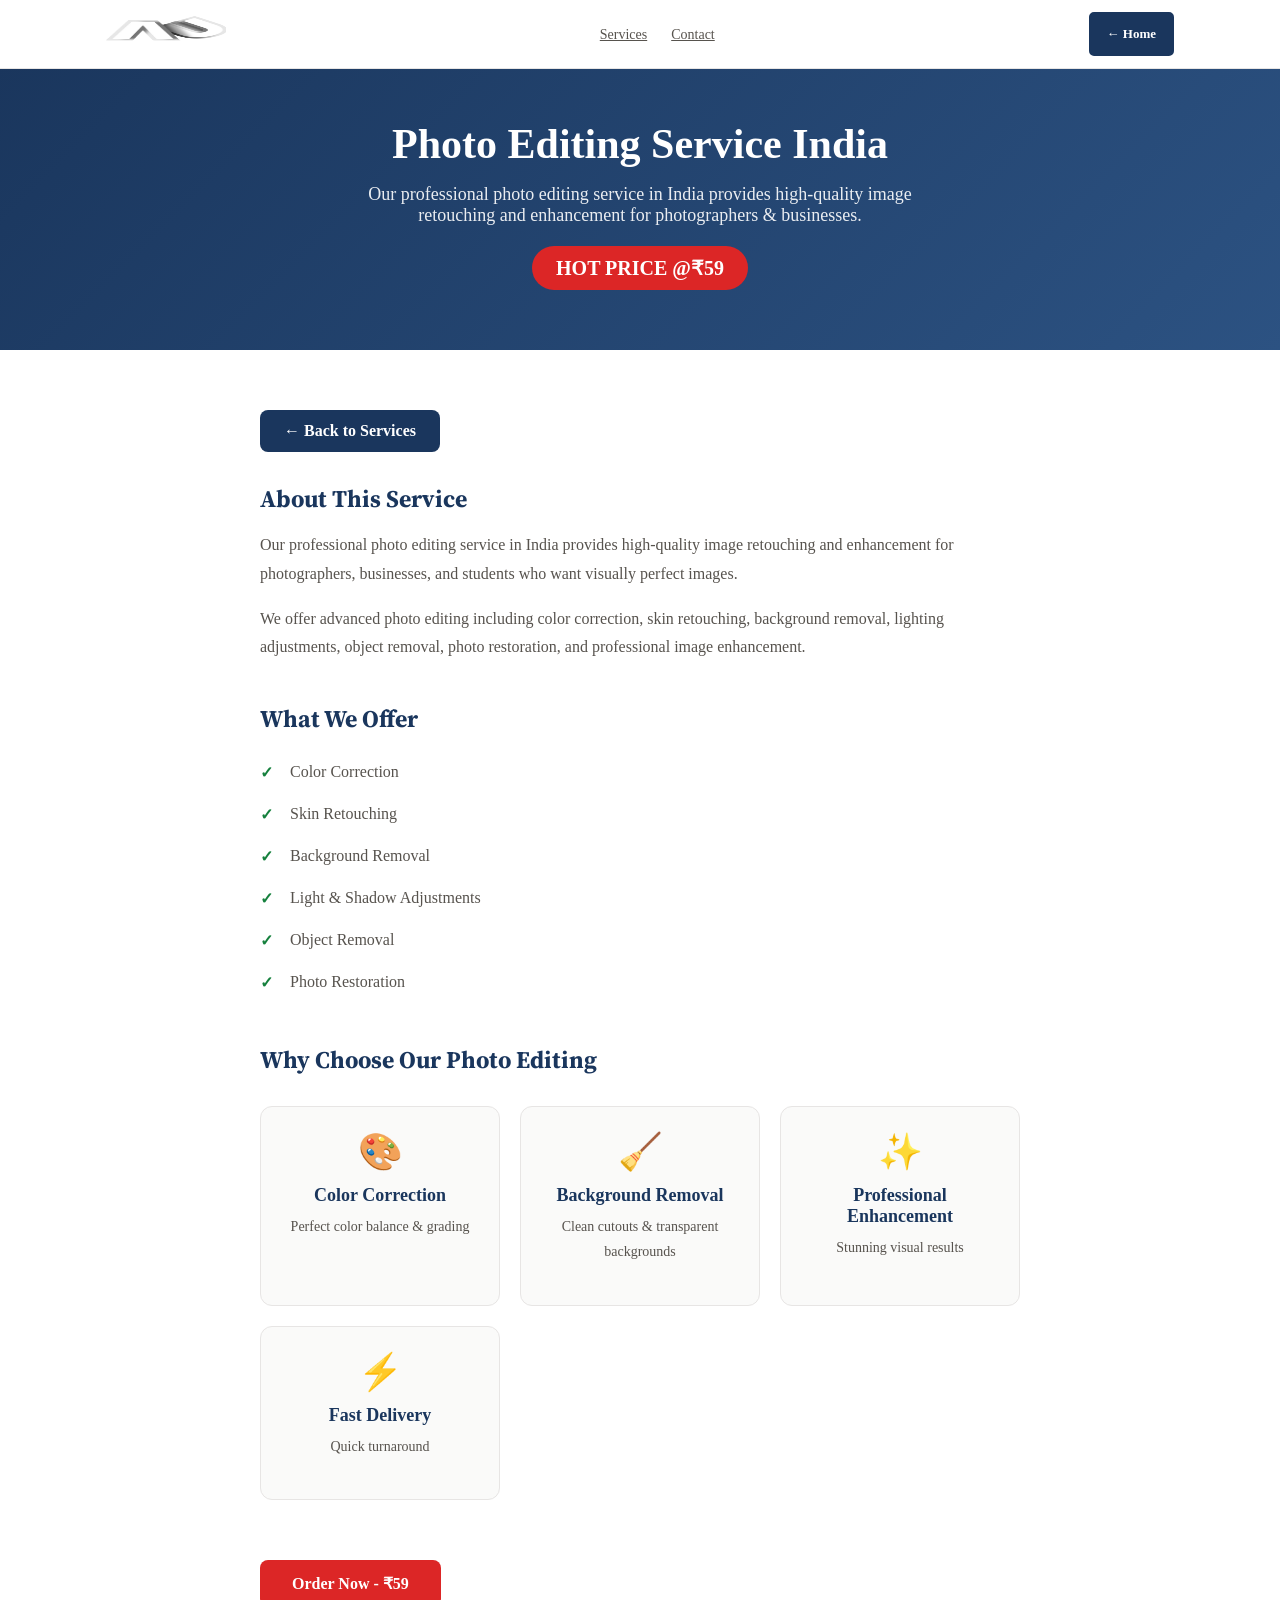
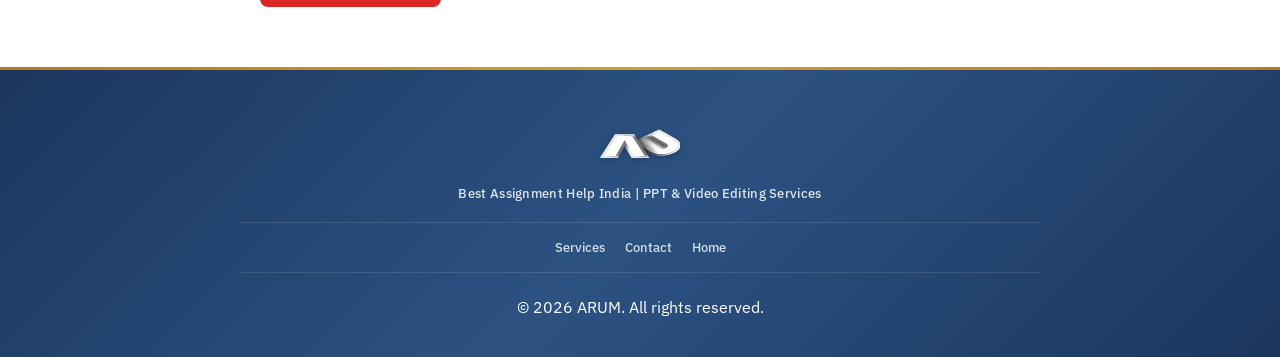
<file: photo-editing.html>
<!DOCTYPE html>
<html lang="en-IN">
<head>
<meta charset="UTF-8">
<meta name="viewport" content="width=device-width, initial-scale=1.0">
<!-- TOP LEVEL SEO -->
<title>Photo Editing Service India | Professional Image Retouching | ARUM</title>
<meta name="description" content="ArumWork - Best Photo Editing Service in India. Get high-quality image retouching, background removal, and professional enhancement @₹59. Trusted by photographers & businesses.">
<meta name="keywords" content="photo editing service India, image retouching India, photo enhancement, background removal service, professional photo editing, Arumwork photo, arumwork">

<!-- OPEN GRAPH -->
<meta property="og:type" content="website">
<meta property="og:url" content="https://arumwork.in/photo-editing.html">
<meta property="og:title" content="Photo Editing Service India | Professional Retouching | ARUM">
<meta property="og:description" content="Visually perfect images for photographers and businesses. Starting @₹59. Fast delivery.">
<meta property="og:image" content="https://arumwork.in/LOGO.png">

<!-- Twitter -->
<meta name="twitter:card" content="summary_large_image">
<meta name="twitter:title" content="Photo Editing Service India | ARUM">
<meta name="twitter:description" content="Professional image retouching starting @₹59.">

<link rel="canonical" href="https://arumwork.in/photo-editing.html" />
<link rel="icon" type="image/png" href="LOGO.png">
<link rel="preconnect" href="https://fonts.googleapis.com">
<link rel="preconnect" href="https://fonts.gstatic.com" crossorigin>
<link href="https://fonts.googleapis.com/css2?family=Source+Serif+4:wght@400;500;600;700&family=IBM+Plex+Sans:wght@400;500;600;700&display=swap" rel="stylesheet">
<link rel="stylesheet" href="style.css">
<style>
body { padding-top: 60px; }
.service-hero { background: linear-gradient(135deg, #1a365d, #2c5282); padding: 60px 20px; text-align: center; color: white; }
.service-hero h1 { font-size: clamp(28px, 5vw, 42px); margin-bottom: 16px; }
.service-hero p { font-size: 18px; max-width: 600px; margin: 0 auto; opacity: 0.9; }
.price-badge { display: inline-block; background: #dc2626; color: white; padding: 10px 24px; border-radius: 50px; font-weight: 700; font-size: 20px; margin-top: 20px; }
.service-content { max-width: 800px; margin: 0 auto; padding: 60px 20px; }
.service-section { margin-bottom: 40px; }
.service-section h2 { font-size: 24px; color: #1a365d; margin-bottom: 16px; font-family: 'Source Serif 4', serif; }
.service-section p { font-size: 16px; color: #57534e; line-height: 1.8; margin-bottom: 16px; }
.service-section ul { list-style: none; padding: 0; }
.service-section ul li { padding: 12px 0; padding-left: 30px; position: relative; font-size: 16px; color: #57534e; }
.service-section ul li::before { content: "✓"; position: absolute; left: 0; color: #15803d; font-weight: bold; }
.features-grid { display: grid; grid-template-columns: repeat(auto-fit, minmax(220px, 1fr)); gap: 20px; margin: 30px 0; }
.feature-card { background: #fafaf9; border: 1px solid #e7e5e4; border-radius: 12px; padding: 24px; text-align: center; }
.feature-icon { font-size: 36px; margin-bottom: 12px; }
.feature-card h4 { font-size: 18px; color: #1a365d; margin-bottom: 8px; }
.feature-card p { font-size: 14px; color: #57534e; }
.back-btn { display: inline-block; padding: 12px 24px; background: #1a365d; color: white; border-radius: 8px; text-decoration: none; font-weight: 600; margin-bottom: 30px; }
.order-btn { display: inline-block; padding: 14px 32px; background: #dc2626; color: white; border-radius: 8px; text-decoration: none; font-weight: 700; font-size: 16px; margin-top: 20px; }
.order-btn:hover { background: #b91c1c; }
</style>
</head>
<body>
<header>
<div class="container header-inner">
<a href="index.html" class="logo"><img src="LOGO.png" alt="ARUM" loading="lazy" width="120" height="36"></a>
<nav><ul>
<li><a href="index.html#services">Services</a></li>
<li><a href="index.html#contact">Contact</a></li>
</ul></nav>
<button class="hamburger" onclick="toggleMobileNav()" id="hamburgerBtn" aria-label="Toggle Navigation">
  <span></span><span></span><span></span>
</button>
<div class="header-actions"><a href="index.html" class="btn btn-solid">← Home</a></div>
</div>
</header>
<nav class="mobile-nav" id="mobileNav">
  <a href="index.html">🏠 Home</a>
  <a href="index.html#services">📋 Services</a>
  <a href="index.html#contact">📞 Contact</a>
  <a href="index.html" class="btn btn-solid">Back to Home</a>
</nav>
<div class="service-hero">
<div class="container">
<h1>Photo Editing Service India</h1>
<p>Our professional photo editing service in India provides high-quality image retouching and enhancement for photographers & businesses.</p>
<div class="price-badge">HOT PRICE @₹59</div>
</div>
</div>
<div class="service-content">
<a href="index.html#services" class="back-btn">← Back to Services</a>
<div class="service-section">
<h2>About This Service</h2>
<p>Our professional photo editing service in India provides high-quality image retouching and enhancement for photographers, businesses, and students who want visually perfect images.</p>
<p>We offer advanced photo editing including color correction, skin retouching, background removal, lighting adjustments, object removal, photo restoration, and professional image enhancement.</p>
</div>
<div class="service-section">
<h2>What We Offer</h2>
<ul>
<li>Color Correction</li>
<li>Skin Retouching</li>
<li>Background Removal</li>
<li>Light & Shadow Adjustments</li>
<li>Object Removal</li>
<li>Photo Restoration</li>
</ul>
</div>
<div class="service-section">
<h2>Why Choose Our Photo Editing</h2>
<div class="features-grid">
<div class="feature-card"><div class="feature-icon">🎨</div><h4>Color Correction</h4><p>Perfect color balance & grading</p></div>
<div class="feature-card"><div class="feature-icon">🧹</div><h4>Background Removal</h4><p>Clean cutouts & transparent backgrounds</p></div>
<div class="feature-card"><div class="feature-icon">✨</div><h4>Professional Enhancement</h4><p>Stunning visual results</p></div>
<div class="feature-card"><div class="feature-icon">⚡</div><h4>Fast Delivery</h4><p>Quick turnaround</p></div>
</div>
</div>
<a href="index.html#services" class="order-btn" onclick="openOrderModal('Photo Editing', 59)">Order Now - ₹59</a>
</div>
<footer>
<div class="footer-content">
<div class="footer-logo"><img src="LOGO.png" alt="ARUM" loading="lazy" width="80" height="24"><p>Best Assignment Help India | PPT & Video Editing Services</p></div>
<div class="footer-links"><a href="index.html#services">Services</a><a href="index.html#contact">Contact</a><a href="index.html">Home</a></div>
© 2026 ARUM. All rights reserved.
</div>
</footer>
<script>
function toggleMobileNav() {
  const nav = document.getElementById('mobileNav');
  const btn = document.getElementById('hamburgerBtn');
  nav.classList.toggle('active');
  btn.classList.toggle('active');
}
document.addEventListener('click', function(e) {
  const nav = document.getElementById('mobileNav');
  const btn = document.getElementById('hamburgerBtn');
  if (nav && btn && !nav.contains(e.target) && !btn.contains(e.target) && nav.classList.contains('active')) {
    nav.classList.remove('active');
    btn.classList.remove('active');
  }
});
</script>
</body>
</html>
</file>
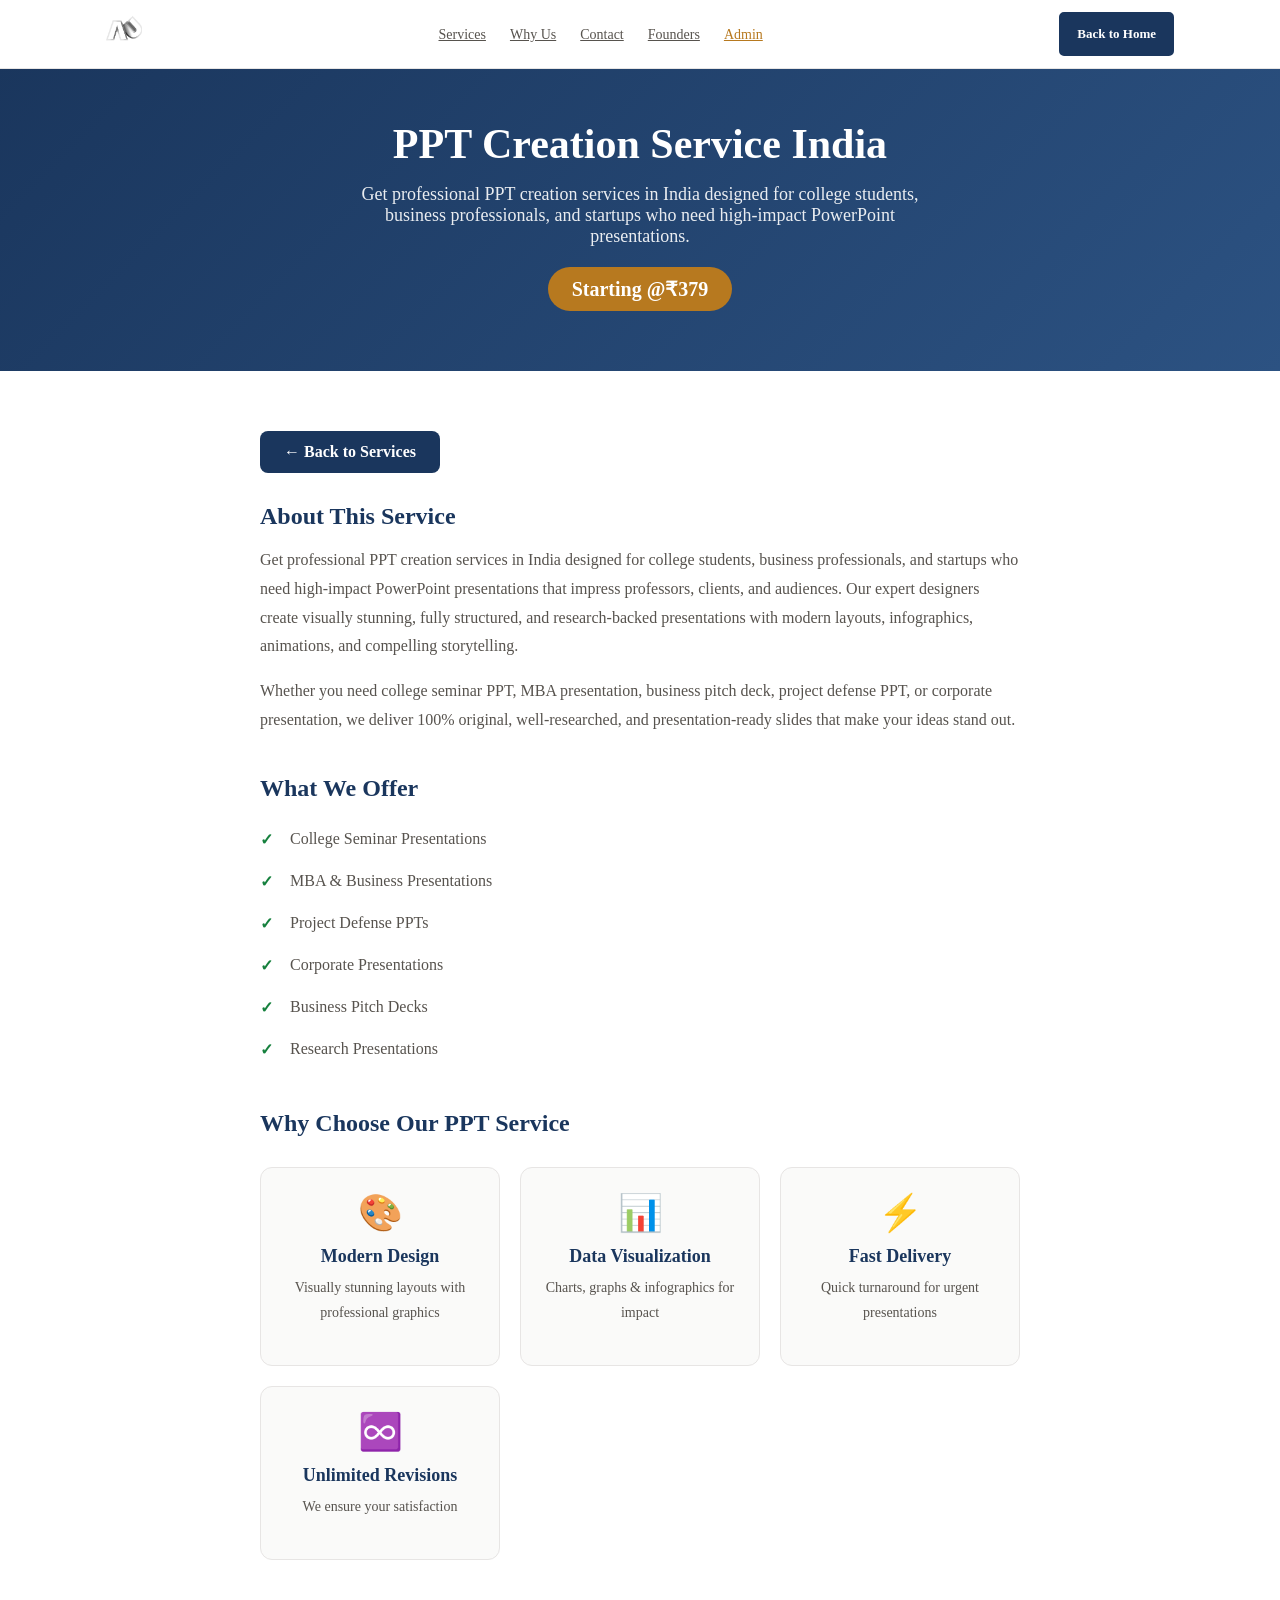
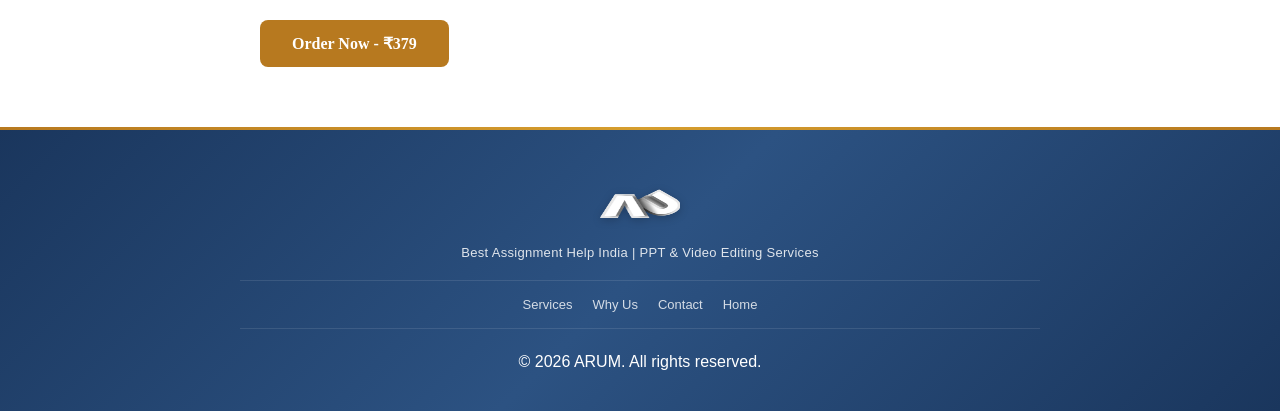
<file: ppt-creation.html>
<!DOCTYPE html>
<html lang="en-IN">
<head>
<meta charset="UTF-8">
<meta name="viewport" content="width=device-width, initial-scale=1.0">
<meta http-equiv="X-UA-Compatible" content="IE=edge">

<link rel="stylesheet" href="style.css">

<style>
body { padding-top: 60px; }
.service-hero { background: linear-gradient(135deg, #1a365d, #2c5282); padding: 60px 20px; text-align: center; color: white; }
.service-hero h1 { font-size: clamp(28px, 5vw, 42px); margin-bottom: 16px; }
.service-hero p { font-size: 18px; max-width: 600px; margin: 0 auto; opacity: 0.9; }
.price-badge { display: inline-block; background: #b7791f; color: white; padding: 10px 24px; border-radius: 50px; font-weight: 700; font-size: 20px; margin-top: 20px; }
.service-content { max-width: 800px; margin: 0 auto; padding: 60px 20px; }
.service-section { margin-bottom: 40px; }
.service-section h2 { font-size: 24px; color: #1a365d; margin-bottom: 16px; font-family: 'Source Serif 4', serif; }
.service-section p { font-size: 16px; color: #57534e; line-height: 1.8; margin-bottom: 16px; }
.service-section ul { list-style: none; padding: 0; }
.service-section ul li { padding: 12px 0; padding-left: 30px; position: relative; font-size: 16px; color: #57534e; }
.service-section ul li::before { content: "✓"; position: absolute; left: 0; color: #15803d; font-weight: bold; }
.features-grid { display: grid; grid-template-columns: repeat(auto-fit, minmax(220px, 1fr)); gap: 20px; margin: 30px 0; }
.feature-card { background: #fafaf9; border: 1px solid #e7e5e4; border-radius: 12px; padding: 24px; text-align: center; }
.feature-icon { font-size: 36px; margin-bottom: 12px; }
.feature-card h4 { font-size: 18px; color: #1a365d; margin-bottom: 8px; }
.feature-card p { font-size: 14px; color: #57534e; }
.back-btn { display: inline-block; padding: 12px 24px; background: #1a365d; color: white; border-radius: 8px; text-decoration: none; font-weight: 600; margin-bottom: 30px; }
.back-btn:hover { background: #b7791f; }
.order-btn { display: inline-block; padding: 14px 32px; background: #b7791f; color: white; border-radius: 8px; text-decoration: none; font-weight: 700; font-size: 16px; margin-top: 20px; }
.order-btn:hover { background: #92400e; }
</style>
</head>
<body>

<header>
<div class="container header-inner">
<a href="index.html" class="logo"><img src="LOGO.png" alt="ARUM" loading="lazy"></a>
<nav><ul>
<li><a href="index.html#services">Services</a></li>
<li><a href="index.html#why-us">Why Us</a></li>
<li><a href="index.html#contact">Contact</a></li>
<li><a href="index.html#founders">Founders</a></li>
<li><a href="admin.html" target="_blank" style="color: var(--warm-gold);">Admin</a></li>
</ul></nav>
<button class="hamburger" onclick="toggleMobileNav()"><span></span><span></span><span></span></button>
<div class="header-actions" id="headerActions">
<a href="index.html" class="btn btn-solid">Back to Home</a>
</div>
</div>
</header>

<div class="mobile-nav" id="mobileNav">
<a href="index.html#services" onclick="closeMobileNav()">Services</a>
<a href="index.html#why-us" onclick="closeMobileNav()">Why Us</a>
<a href="index.html#contact" onclick="closeMobileNav()">Contact</a>
<a href="index.html#founders" onclick="closeMobileNav()">Founders</a>
</div>

<div class="service-hero">
<div class="container">
<h1>PPT Creation Service India</h1>
<p>Get professional PPT creation services in India designed for college students, business professionals, and startups who need high-impact PowerPoint presentations.</p>
<div class="price-badge">Starting @₹379</div>
</div>
</div>

<div class="service-content">
<a href="index.html#services" class="back-btn">← Back to Services</a>

<div class="service-section">
<h2>About This Service</h2>
<p>Get professional PPT creation services in India designed for college students, business professionals, and startups who need high-impact PowerPoint presentations that impress professors, clients, and audiences. Our expert designers create visually stunning, fully structured, and research-backed presentations with modern layouts, infographics, animations, and compelling storytelling.</p>
<p>Whether you need college seminar PPT, MBA presentation, business pitch deck, project defense PPT, or corporate presentation, we deliver 100% original, well-researched, and presentation-ready slides that make your ideas stand out.</p>
</div>

<div class="service-section">
<h2>What We Offer</h2>
<ul>
<li>College Seminar Presentations</li>
<li>MBA & Business Presentations</li>
<li>Project Defense PPTs</li>
<li>Corporate Presentations</li>
<li>Business Pitch Decks</li>
<li>Research Presentations</li>
</ul>
</div>

<div class="service-section">
<h2>Why Choose Our PPT Service</h2>
<div class="features-grid">
<div class="feature-card"><div class="feature-icon">🎨</div><h4>Modern Design</h4><p>Visually stunning layouts with professional graphics</p></div>
<div class="feature-card"><div class="feature-icon">📊</div><h4>Data Visualization</h4><p>Charts, graphs & infographics for impact</p></div>
<div class="feature-card"><div class="feature-icon">⚡</div><h4>Fast Delivery</h4><p>Quick turnaround for urgent presentations</p></div>
<div class="feature-card"><div class="feature-icon">♾️</div><h4>Unlimited Revisions</h4><p>We ensure your satisfaction</p></div>
</div>
</div>

<a href="index.html#services" class="order-btn" onclick="openOrderModal('PPT Creation', 379)">Order Now - ₹379</a>
</div>

<footer>
<div class="footer-content">
<div class="footer-logo"><img src="LOGO.png" alt="ARUM" loading="lazy" width="80" height="24"><p>Best Assignment Help India | PPT & Video Editing Services</p></div>
<div class="footer-links"><a href="index.html#services">Services</a><a href="index.html#why-us">Why Us</a><a href="index.html#contact">Contact</a><a href="index.html">Home</a></div>
© 2026 ARUM. All rights reserved.
</div>
</footer>

<script>
function toggleMobileNav() { document.getElementById('mobileNav').classList.toggle('active'); }
function closeMobileNav() { document.getElementById('mobileNav').classList.remove('active'); }
</script>
<script>
function toggleMobileNav() {
  var nav = document.getElementById('mobileNav');
  var btn = document.getElementById('hamburgerBtn');
  nav.classList.toggle('active');
  btn.classList.toggle('active');
}
document.addEventListener('click', function(e) {
  var nav = document.getElementById('mobileNav');
  var btn = document.getElementById('hamburgerBtn');
  if (nav && btn && !nav.contains(e.target) && !btn.contains(e.target) && nav.classList.contains('active')) {
    nav.classList.remove('active');
    btn.classList.remove('active');
  }
});
</script>
</body>
</html>
</file>
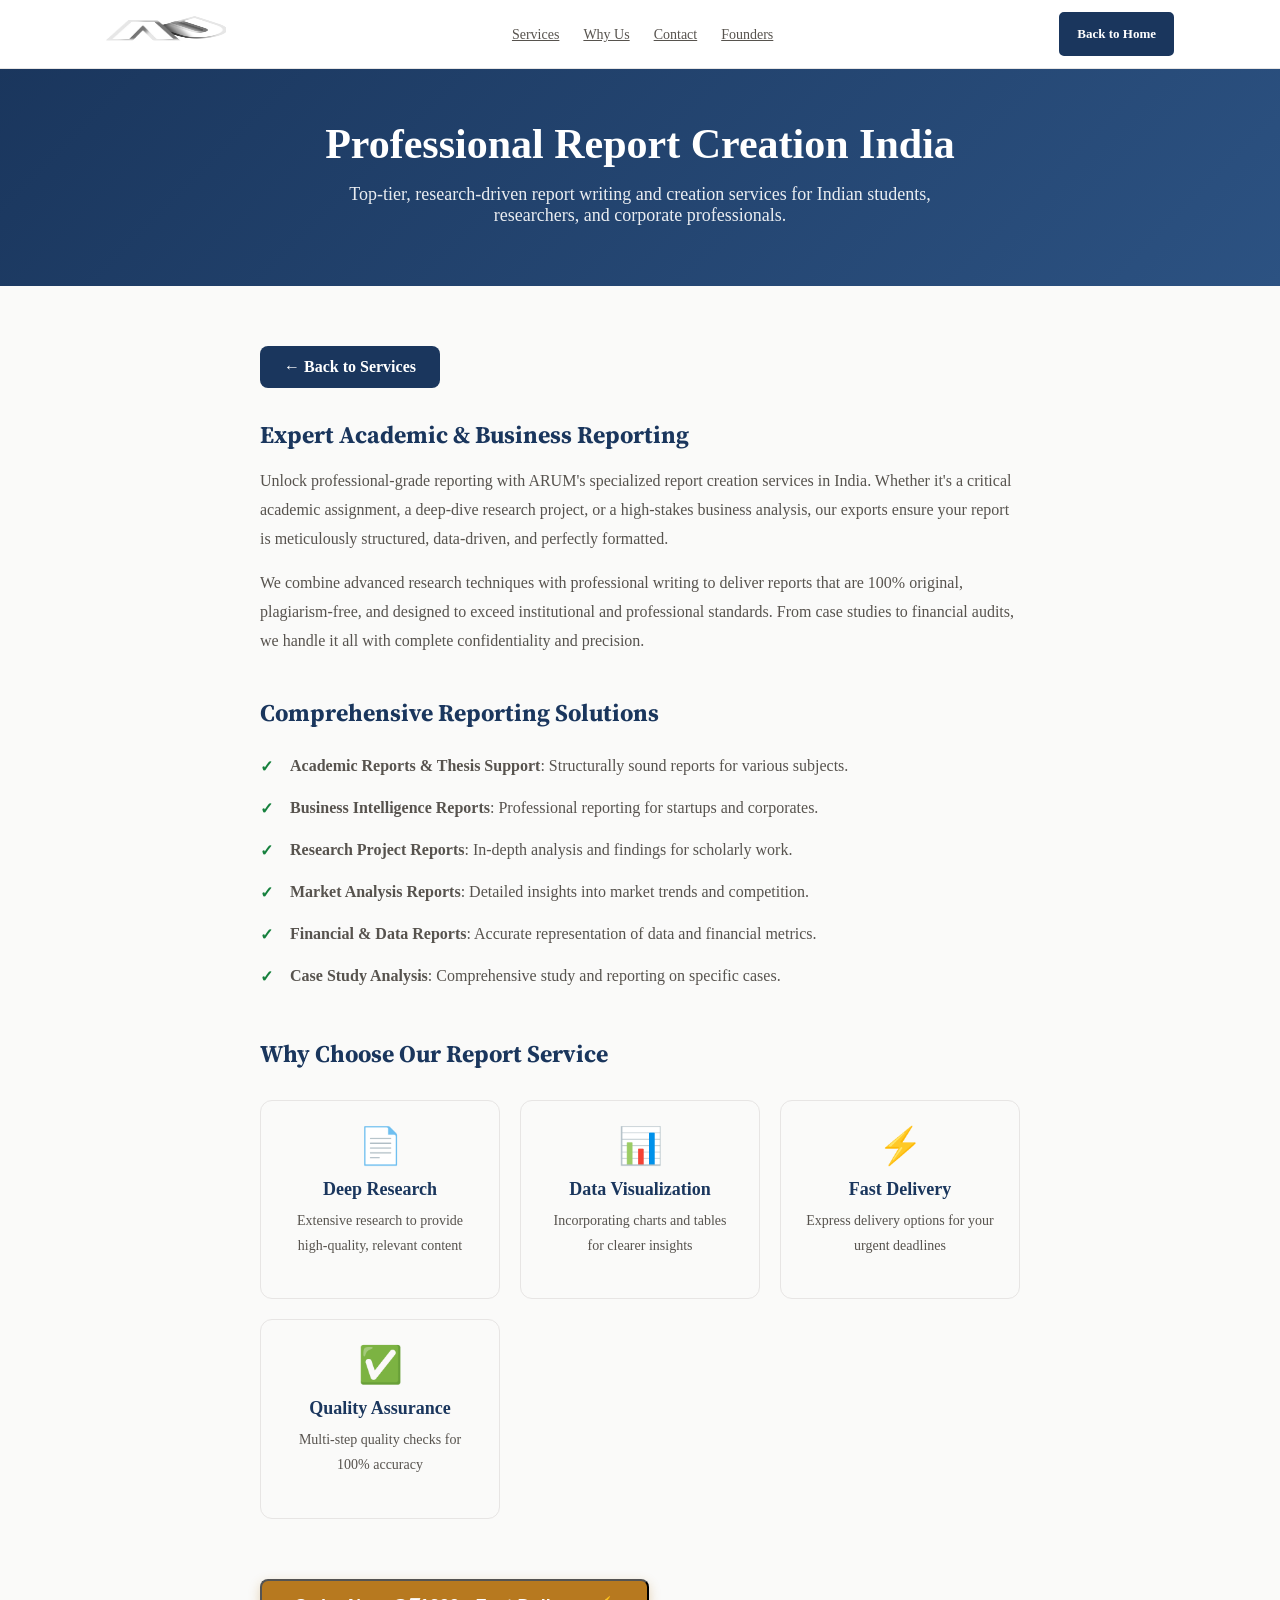
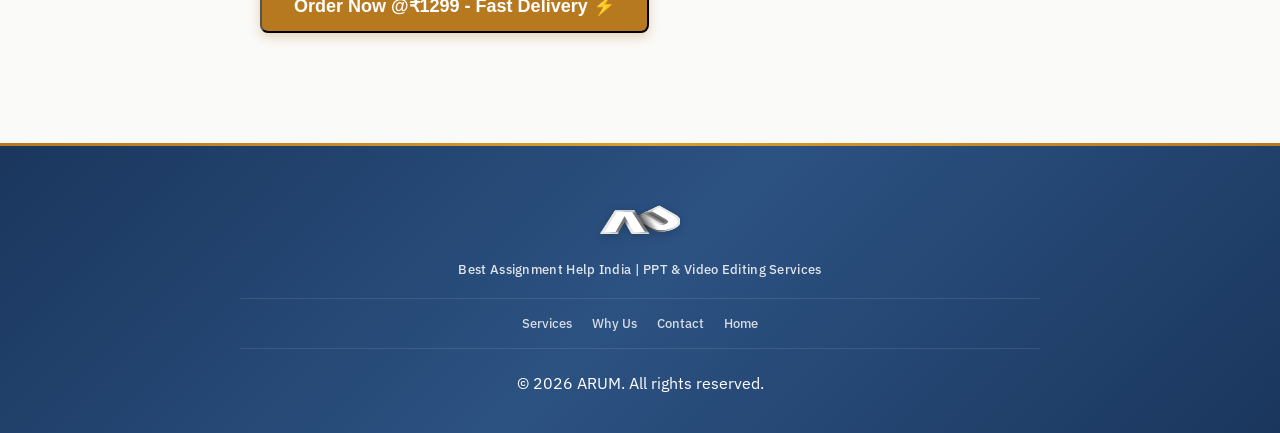
<file: report-creation-india.html>
<!DOCTYPE html>
<html lang="en-IN">
<head>
<meta charset="UTF-8">
<meta name="viewport" content="width=device-width, initial-scale=1.0">
<meta http-equiv="X-UA-Compatible" content="IE=edge">

<!-- LOCAL SEO -->
<meta name="geo.region" content="IN-DL">
<meta name="geo.placename" content="Delhi">
<meta name="language" content="English">
<meta name="robots" content="index, follow">

<!-- META TAGS -->
<title>Professional Report Creation India | Research & Business Reports @₹1299</title>
    <meta name="description" content="Cheap report making &amp; report generator India. #1 professional academic/business reports @₹1299. Fast delivery.">
    <meta name="keywords" content="report creation India, report making India, report generator India, cheap report making in India, best report writing service India, professional report maker India, academic report help India, business reporting service India, affordable report services">
<link rel="canonical" href="https://arumwork.in/report-creation-india.html" />
<meta property="og:title" content="Professional Report Creation India | Research & Business Reports">
<meta property="og:description" content="High-quality report creation for college & office in India @₹1299. Professional research-backed reports with fast delivery.">
<meta property="og:image" content="https://arumwork.in/LOGO1.png">
<meta property="og:url" content="https://arumwork.in/report-creation-india.html">
<meta name="twitter:card" content="summary_large_image">
<link rel="icon" type="image/png" href="LOGO.png">

<link rel="preconnect" href="https://fonts.googleapis.com">
<link rel="preconnect" href="https://fonts.gstatic.com" crossorigin>
<link href="https://fonts.googleapis.com/css2?family=Source+Serif+4:wght@400;500;600;700&family=IBM+Plex+Sans:wght@400;500;600;700&display=swap" rel="stylesheet">

<link rel="stylesheet" href="style.css">
<style>
body { padding-top: 60px; min-height: 100vh; display: flex; flex-direction: column; }
.site-content { flex: 1 0 auto; position: relative; z-index: 2; background: var(--off-white); }
.service-hero { background: linear-gradient(135deg, #1a365d, #2c5282); padding: 60px 20px; text-align: center; color: white; }
.service-hero h1 { font-size: clamp(28px, 5vw, 42px); margin-bottom: 16px; }
.service-hero p { font-size: 18px; max-width: 600px; margin: 0 auto; opacity: 0.9; }
.price-badge { display: inline-block; background: #b7791f; color: white; padding: 10px 24px; border-radius: 50px; font-weight: 700; font-size: 20px; margin-top: 20px; }
.service-content { max-width: 800px; margin: 0 auto; padding: 60px 20px; }
.service-section { margin-bottom: 40px; }
.service-section h2 { font-size: 24px; color: #1a365d; margin-bottom: 16px; font-family: 'Source Serif 4', serif; }
.service-section p { font-size: 16px; color: #57534e; line-height: 1.8; margin-bottom: 16px; }
.service-section ul { list-style: none; padding: 0; }
.service-section ul li { padding: 12px 0; padding-left: 30px; position: relative; font-size: 16px; color: #57534e; }
.service-section ul li::before { content: "✓"; position: absolute; left: 0; color: #15803d; font-weight: bold; }
.features-grid { display: grid; grid-template-columns: repeat(auto-fit, minmax(220px, 1fr)); gap: 20px; margin: 30px 0; }
.feature-card { background: #fafaf9; border: 1px solid #e7e5e4; border-radius: 12px; padding: 24px; text-align: center; }
.feature-icon { font-size: 36px; margin-bottom: 12px; }
.feature-card h4 { font-size: 18px; color: #1a365d; margin-bottom: 8px; }
.feature-card p { font-size: 14px; color: #57534e; }
.back-btn { display: inline-block; padding: 12px 24px; background: #1a365d; color: white; border-radius: 8px; text-decoration: none; font-weight: 600; margin-bottom: 30px; }
.back-btn:hover { background: #b7791f; }
.order-btn { display: inline-block; padding: 14px 32px; background: #b7791f; color: white; border-radius: 8px; text-decoration: none; font-weight: 700; font-size: 18px; margin-top: 20px; box-shadow: 0 4px 12px rgba(183,121,31,0.3); }
.order-btn:hover { background: #92400e; transform: translateY(-2px); }
</style>
</head>
<body>
<div class="site-content">
<header>
<div class="container header-inner">
<a href="index.html" class="logo" aria-label="ARUM Home"><img src="LOGO.png" alt="ARUM - #1 Ranking Academic Services India" loading="lazy" width="120" height="36"></a>
<nav><ul>
<li><a href="index.html#services">Services</a></li>
<li><a href="index.html#why-us">Why Us</a></li>
<li><a href="index.html#contact">Contact</a></li>
<li><a href="index.html#founders">Founders</a></li>
</ul></nav>
<button class="hamburger" onclick="toggleMobileNav()" aria-label="Toggle Menu"><span></span><span></span><span></span></button>
<div class="header-actions"><a href="index.html" class="btn btn-solid" aria-label="Back to Homepage">Back to Home</a></div>
</div>
</header>

<div class="mobile-nav" id="mobileNav">
<a href="index.html#services" onclick="closeMobileNav()">Services</a>
<a href="index.html#why-us" onclick="closeMobileNav()">Why Us</a>
<a href="index.html#contact" onclick="closeMobileNav()">Contact</a>
<a href="index.html#founders" onclick="closeMobileNav()">Founders</a>
</div>

<main id="main-content">
<div class="service-hero">
<div class="container">
<h1>Professional Report Creation India</h1>
<p>Top-tier, research-driven report writing and creation services for Indian students, researchers, and corporate professionals.</p>
</div>
</div>

<div class="service-content">
<a href="index.html#services" class="back-btn" aria-label="Return to services menu">← Back to Services</a>

<div class="service-section">
<h2>Expert Academic & Business Reporting</h2>
<p>Unlock professional-grade reporting with ARUM's specialized report creation services in India. Whether it's a critical academic assignment, a deep-dive research project, or a high-stakes business analysis, our exports ensure your report is meticulously structured, data-driven, and perfectly formatted.</p>
<p>We combine advanced research techniques with professional writing to deliver reports that are 100% original, plagiarism-free, and designed to exceed institutional and professional standards. From case studies to financial audits, we handle it all with complete confidentiality and precision.</p>
</div>

<div class="service-section">
<h2>Comprehensive Reporting Solutions</h2>
<ul>
<li><strong>Academic Reports & Thesis Support</strong>: Structurally sound reports for various subjects.</li>
<li><strong>Business Intelligence Reports</strong>: Professional reporting for startups and corporates.</li>
<li><strong>Research Project Reports</strong>: In-depth analysis and findings for scholarly work.</li>
<li><strong>Market Analysis Reports</strong>: Detailed insights into market trends and competition.</li>
<li><strong>Financial & Data Reports</strong>: Accurate representation of data and financial metrics.</li>
<li><strong>Case Study Analysis</strong>: Comprehensive study and reporting on specific cases.</li>
</ul>
</div>

<div class="service-section">
<h2>Why Choose Our Report Service</h2>
<div class="features-grid">
<div class="feature-card"><div class="feature-icon">📄</div><h4>Deep Research</h4><p>Extensive research to provide high-quality, relevant content</p></div>
<div class="feature-card"><div class="feature-icon">📊</div><h4>Data Visualization</h4><p>Incorporating charts and tables for clearer insights</p></div>
<div class="feature-card"><div class="feature-icon">⚡</div><h4>Fast Delivery</h4><p>Express delivery options for your urgent deadlines</p></div>
<div class="feature-card"><div class="feature-icon">✅</div><h4>Quality Assurance</h4><p>Multi-step quality checks for 100% accuracy</p></div>
</div>
</div>

<button class="order-btn" onclick="openOrderModal('Report Creation', 1299)" aria-label="Order Report Creation Service">Order Now @₹1299 - Fast Delivery ⚡</button>
</div>
</main>
</div>
<footer>
<div class="footer-content">
<div class="footer-logo"><img src="LOGO.png" alt="ARUM" loading="lazy" width="80" height="24"><p>Best Assignment Help India | PPT & Video Editing Services</p></div>
<div class="footer-links"><a href="index.html#services">Services</a><a href="index.html#why-us">Why Us</a><a href="index.html#contact">Contact</a><a href="index.html">Home</a></div>
© 2026 ARUM. All rights reserved.
</div>
</footer>

<script>
function toggleMobileNav() { document.getElementById('mobileNav').classList.toggle('active'); }
function closeMobileNav() { document.getElementById('mobileNav').classList.remove('active'); }
</script>
<script>
function toggleMobileNav() {
  var nav = document.getElementById('mobileNav');
  var btn = document.getElementById('hamburgerBtn');
  nav.classList.toggle('active');
  btn.classList.toggle('active');
}
document.addEventListener('click', function(e) {
  var nav = document.getElementById('mobileNav');
  var btn = document.getElementById('hamburgerBtn');
  if (nav && btn && !nav.contains(e.target) && !btn.contains(e.target) && nav.classList.contains('active')) {
    nav.classList.remove('active');
    btn.classList.remove('active');
  }
});
</script>
</body>
</html>
</file>
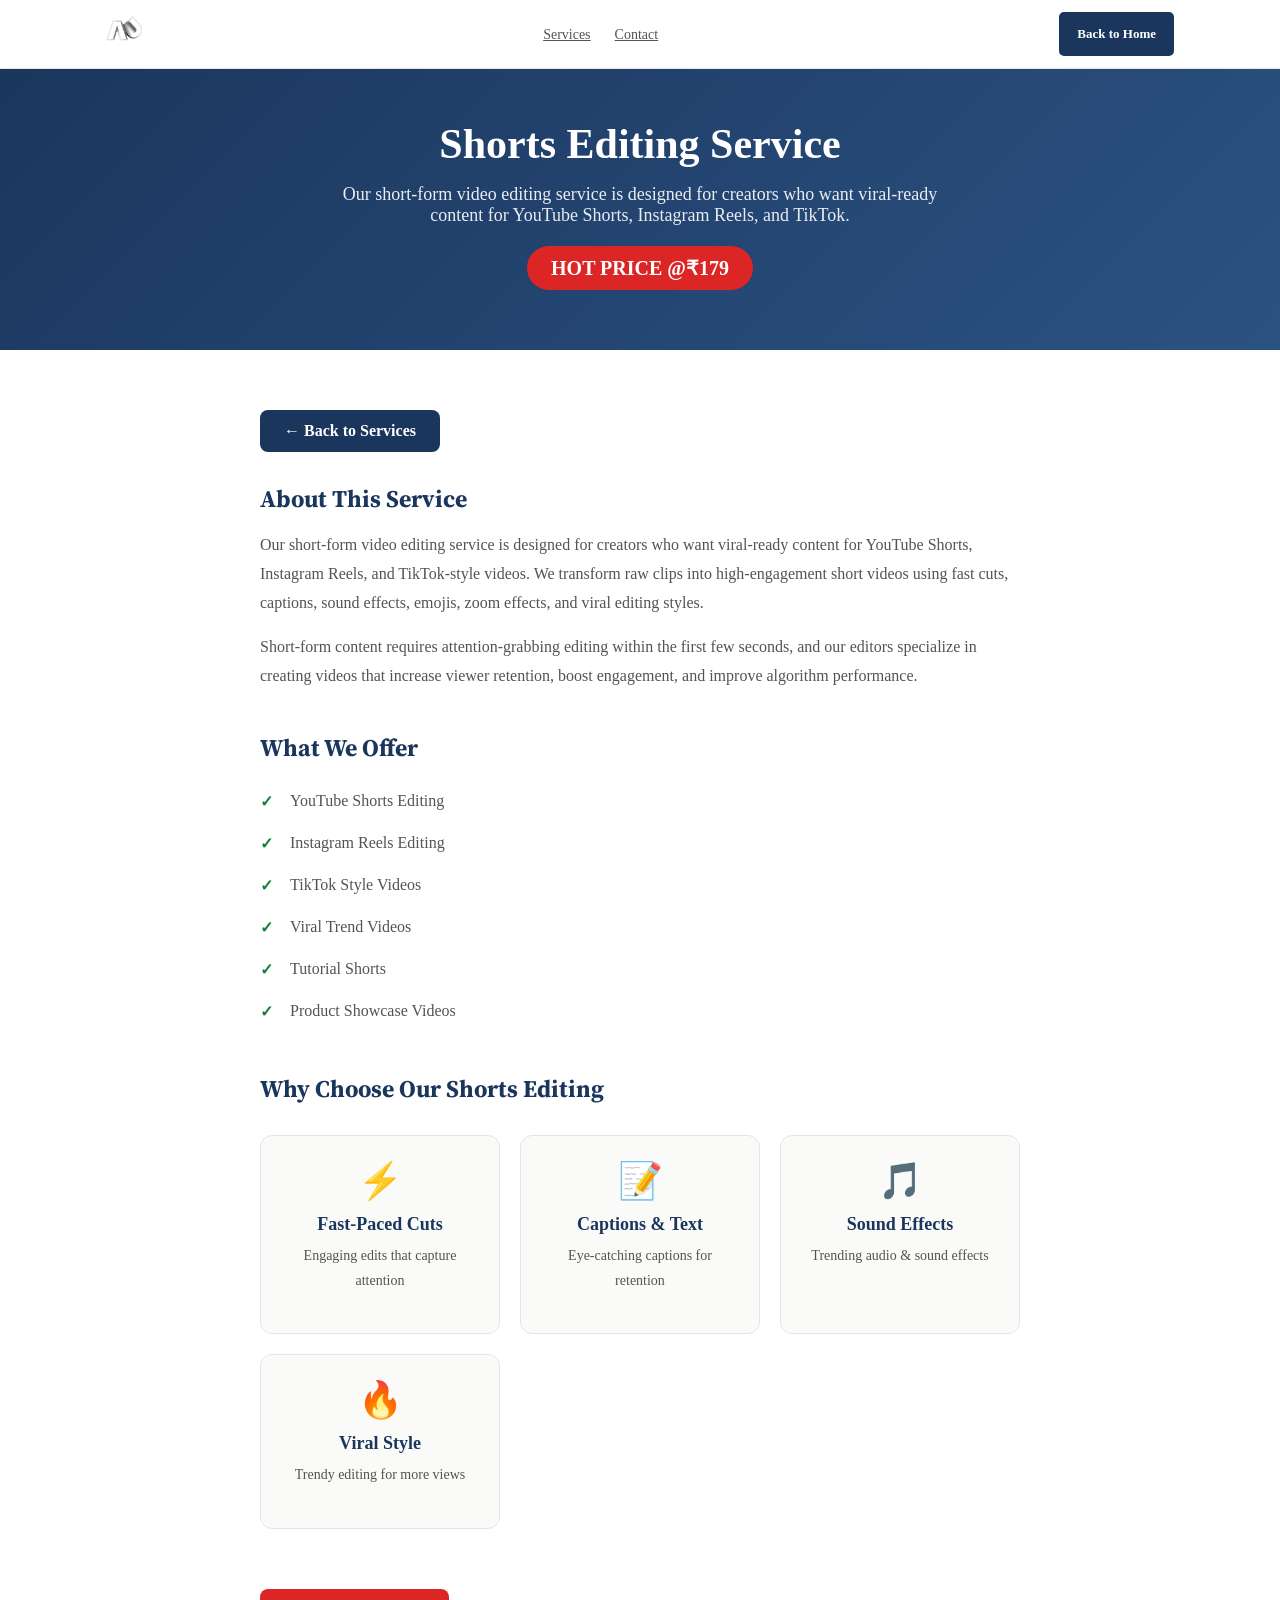
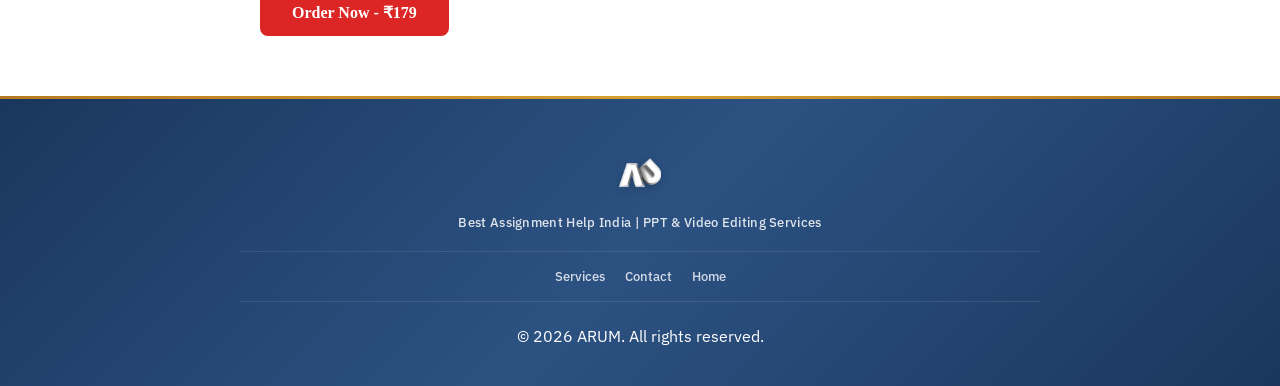
<file: shorts-editing.html>
<!DOCTYPE html>
<html lang="en-IN">
<head>
<meta charset="UTF-8">
<meta name="viewport" content="width=device-width, initial-scale=1.0">
<title>Shorts Editing Service | YouTube Shorts & Instagram Reels Editing | ArumWork</title>
<meta name="description" content="Short-form video editing service for YouTube Shorts & Instagram Reels. Get viral-ready content.">
<meta name @₹179="keywords" content="shorts editing, YouTube shorts editing, Instagram reels editing, short form video, viral content">
<link rel="canonical" href="https://arumwork.in/shorts-editing.html" />
<link rel="icon" type="image/png" href="LOGO.png">
<link rel="preconnect" href="https://fonts.googleapis.com">
<link href="https://fonts.gstatic.com" crossorigin>
<link href="https://fonts.googleapis.com/css2?family=Source+Serif+4:wght@400;500;600;700&family=IBM+Plex+Sans:wght@400;500;600;700&display=swap" rel="stylesheet">
<link rel="stylesheet" href="style.css">
<style>
body { padding-top: 60px; }
.service-hero { background: linear-gradient(135deg, #1a365d, #2c5282); padding: 60px 20px; text-align: center; color: white; }
.service-hero h1 { font-size: clamp(28px, 5vw, 42px); margin-bottom: 16px; }
.service-hero p { font-size: 18px; max-width: 600px; margin: 0 auto; opacity: 0.9; }
.price-badge { display: inline-block; background: #dc2626; color: white; padding: 10px 24px; border-radius: 50px; font-weight: 700; font-size: 20px; margin-top: 20px; }
.service-content { max-width: 800px; margin: 0 auto; padding: 60px 20px; }
.service-section { margin-bottom: 40px; }
.service-section h2 { font-size: 24px; color: #1a365d; margin-bottom: 16px; font-family: 'Source Serif 4', serif; }
.service-section p { font-size: 16px; color: #57534e; line-height: 1.8; margin-bottom: 16px; }
.service-section ul { list-style: none; padding: 0; }
.service-section ul li { padding: 12px 0; padding-left: 30px; position: relative; font-size: 16px; color: #57534e; }
.service-section ul li::before { content: "✓"; position: absolute; left: 0; color: #15803d; font-weight: bold; }
.features-grid { display: grid; grid-template-columns: repeat(auto-fit, minmax(220px, 1fr)); gap: 20px; margin: 30px 0; }
.feature-card { background: #fafaf9; border: 1px solid #e7e5e4; border-radius: 12px; padding: 24px; text-align: center; }
.feature-icon { font-size: 36px; margin-bottom: 12px; }
.feature-card h4 { font-size: 18px; color: #1a365d; margin-bottom: 8px; }
.feature-card p { font-size: 14px; color: #57534e; }
.back-btn { display: inline-block; padding: 12px 24px; background: #1a365d; color: white; border-radius: 8px; text-decoration: none; font-weight: 600; margin-bottom: 30px; }
.order-btn { display: inline-block; padding: 14px 32px; background: #dc2626; color: white; border-radius: 8px; text-decoration: none; font-weight: 700; font-size: 16px; margin-top: 20px; }
.order-btn:hover { background: #b91c1c; }
</style>
</head>
<body>
<header>
<div class="container header-inner">
<a href="index.html" class="logo"><img src="LOGO.png" alt="ARUM"></a>
<nav><ul>
<li><a href="index.html#services">Services</a></li>
<li><a href="index.html#contact">Contact</a></li>
</ul></nav>
<div class="header-actions"><a href="index.html" class="btn btn-solid">Back to Home</a></div>
</div>
</header>
<div class="service-hero">
<div class="container">
<h1>Shorts Editing Service</h1>
<p>Our short-form video editing service is designed for creators who want viral-ready content for YouTube Shorts, Instagram Reels, and TikTok.</p>
<div class="price-badge">HOT PRICE @₹179</div>
</div>
</div>
<div class="service-content">
<a href="index.html#services" class="back-btn">← Back to Services</a>
<div class="service-section">
<h2>About This Service</h2>
<p>Our short-form video editing service is designed for creators who want viral-ready content for YouTube Shorts, Instagram Reels, and TikTok-style videos. We transform raw clips into high-engagement short videos using fast cuts, captions, sound effects, emojis, zoom effects, and viral editing styles.</p>
<p>Short-form content requires attention-grabbing editing within the first few seconds, and our editors specialize in creating videos that increase viewer retention, boost engagement, and improve algorithm performance.</p>
</div>
<div class="service-section">
<h2>What We Offer</h2>
<ul>
<li>YouTube Shorts Editing</li>
<li>Instagram Reels Editing</li>
<li>TikTok Style Videos</li>
<li>Viral Trend Videos</li>
<li>Tutorial Shorts</li>
<li>Product Showcase Videos</li>
</ul>
</div>
<div class="service-section">
<h2>Why Choose Our Shorts Editing</h2>
<div class="features-grid">
<div class="feature-card"><div class="feature-icon">⚡</div><h4>Fast-Paced Cuts</h4><p>Engaging edits that capture attention</p></div>
<div class="feature-card"><div class="feature-icon">📝</div><h4>Captions & Text</h4><p>Eye-catching captions for retention</p></div>
<div class="feature-card"><div class="feature-icon">🎵</div><h4>Sound Effects</h4><p>Trending audio & sound effects</p></div>
<div class="feature-card"><div class="feature-icon">🔥</div><h4>Viral Style</h4><p>Trendy editing for more views</p></div>
</div>
</div>
<a href="index.html#services" class="order-btn" onclick="openOrderModal('Shorts Editing', 179)">Order Now - ₹179</a>
</div>
<footer>
<div class="footer-content">
<div class="footer-logo"><img src="LOGO.png" alt="ARUM"><p>Best Assignment Help India | PPT & Video Editing Services</p></div>
<div class="footer-links"><a href="index.html#services">Services</a><a href="index.html#contact">Contact</a><a href="index.html">Home</a></div>
© 2026 ARUM. All rights reserved.
</div>
</footer>
</body>
</html>
</file>
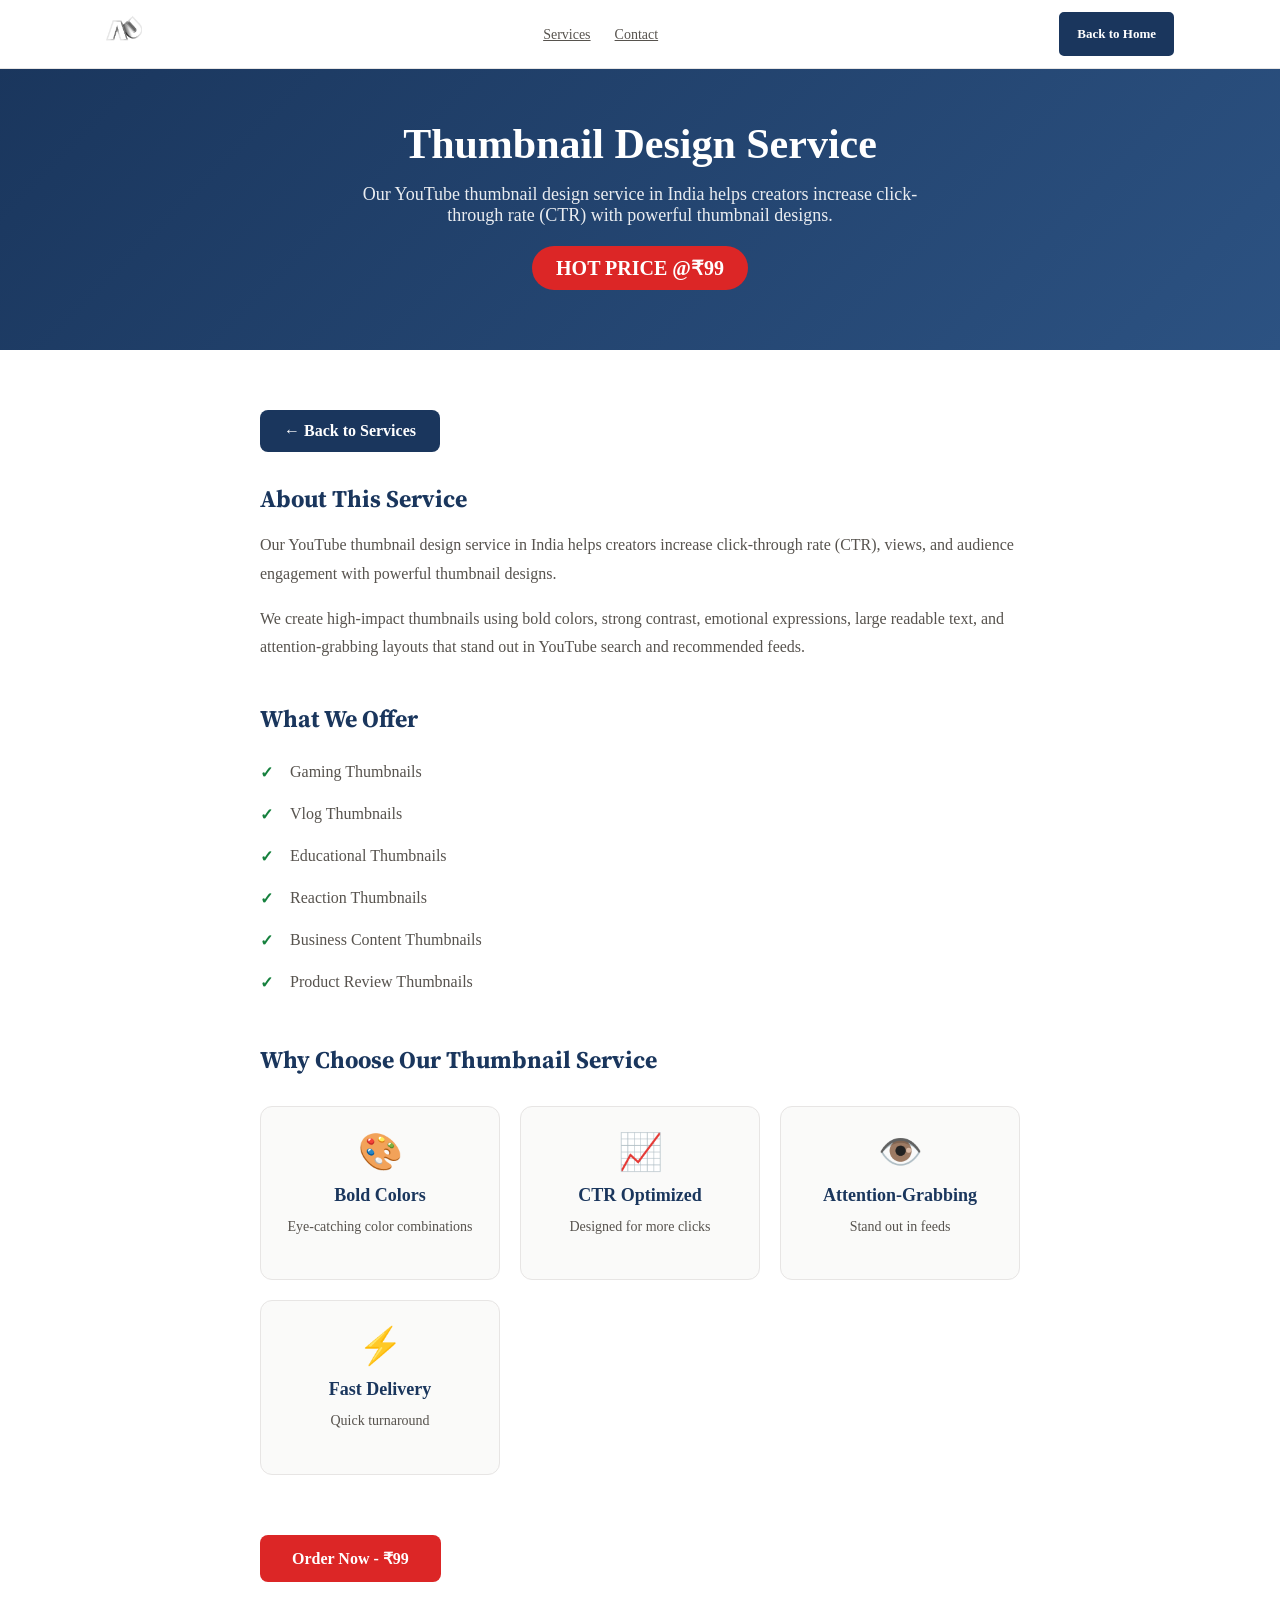
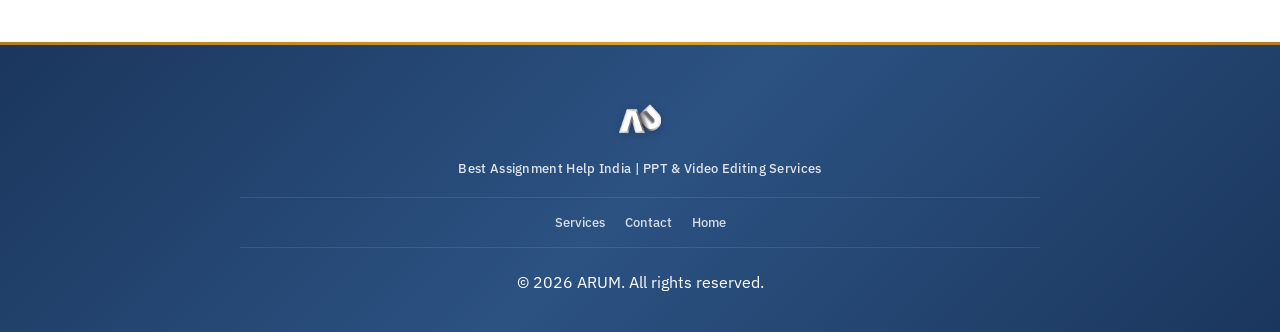
<file: thumbnail-design.html>
<!DOCTYPE html>
<html lang="en-IN">
<head>
<meta charset="UTF-8">
<meta name="viewport" content="width=device-width, initial-scale=1.0">
<title>Thumbnail Design Service India | YouTube Thumbnail Designer | ArumWork</title>
<meta name="description" content="YouTube thumbnail design service in India. Get CTR-optimized thumbnails for more views @₹99.">
<meta name="keywords" content="thumbnail design, YouTube thumbnail, CTR optimized thumbnails, thumbnail designer, YouTube growth">
<link rel="canonical" href="https://arumwork.in/thumbnail-design.html" />
<link rel="icon" type="image/png" href="LOGO.png">
<link rel="preconnect" href="https://fonts.googleapis.com">
<link rel="preconnect" href="https://fonts.gstatic.com" crossorigin>
<link href="https://fonts.googleapis.com/css2?family=Source+Serif+4:wght@400;500;600;700&family=IBM+Plex+Sans:wght@400;500;600;700&display=swap" rel="stylesheet">
<link rel="stylesheet" href="style.css">
<style>
body { padding-top: 60px; }
.service-hero { background: linear-gradient(135deg, #1a365d, #2c5282); padding: 60px 20px; text-align: center; color: white; }
.service-hero h1 { font-size: clamp(28px, 5vw, 42px); margin-bottom: 16px; }
.service-hero p { font-size: 18px; max-width: 600px; margin: 0 auto; opacity: 0.9; }
.price-badge { display: inline-block; background: #dc2626; color: white; padding: 10px 24px; border-radius: 50px; font-weight: 700; font-size: 20px; margin-top: 20px; }
.service-content { max-width: 800px; margin: 0 auto; padding: 60px 20px; }
.service-section { margin-bottom: 40px; }
.service-section h2 { font-size: 24px; color: #1a365d; margin-bottom: 16px; font-family: 'Source Serif 4', serif; }
.service-section p { font-size: 16px; color: #57534e; line-height: 1.8; margin-bottom: 16px; }
.service-section ul { list-style: none; padding: 0; }
.service-section ul li { padding: 12px 0; padding-left: 30px; position: relative; font-size: 16px; color: #57534e; }
.service-section ul li::before { content: "✓"; position: absolute; left: 0; color: #15803d; font-weight: bold; }
.features-grid { display: grid; grid-template-columns: repeat(auto-fit, minmax(220px, 1fr)); gap: 20px; margin: 30px 0; }
.feature-card { background: #fafaf9; border: 1px solid #e7e5e4; border-radius: 12px; padding: 24px; text-align: center; }
.feature-icon { font-size: 36px; margin-bottom: 12px; }
.feature-card h4 { font-size: 18px; color: #1a365d; margin-bottom: 8px; }
.feature-card p { font-size: 14px; color: #57534e; }
.back-btn { display: inline-block; padding: 12px 24px; background: #1a365d; color: white; border-radius: 8px; text-decoration: none; font-weight: 600; margin-bottom: 30px; }
.order-btn { display: inline-block; padding: 14px 32px; background: #dc2626; color: white; border-radius: 8px; text-decoration: none; font-weight: 700; font-size: 16px; margin-top: 20px; }
.order-btn:hover { background: #b91c1c; }
</style>
</head>
<body>
<header>
<div class="container header-inner">
<a href="index.html" class="logo"><img src="LOGO.png" alt="ARUM"></a>
<nav><ul>
<li><a href="index.html#services">Services</a></li>
<li><a href="index.html#contact">Contact</a></li>
</ul></nav>
<div class="header-actions"><a href="index.html" class="btn btn-solid">Back to Home</a></div>
</div>
</header>
<div class="service-hero">
<div class="container">
<h1>Thumbnail Design Service</h1>
<p>Our YouTube thumbnail design service in India helps creators increase click-through rate (CTR) with powerful thumbnail designs.</p>
<div class="price-badge">HOT PRICE @₹99</div>
</div>
</div>
<div class="service-content">
<a href="index.html#services" class="back-btn">← Back to Services</a>
<div class="service-section">
<h2>About This Service</h2>
<p>Our YouTube thumbnail design service in India helps creators increase click-through rate (CTR), views, and audience engagement with powerful thumbnail designs.</p>
<p>We create high-impact thumbnails using bold colors, strong contrast, emotional expressions, large readable text, and attention-grabbing layouts that stand out in YouTube search and recommended feeds.</p>
</div>
<div class="service-section">
<h2>What We Offer</h2>
<ul>
<li>Gaming Thumbnails</li>
<li>Vlog Thumbnails</li>
<li>Educational Thumbnails</li>
<li>Reaction Thumbnails</li>
<li>Business Content Thumbnails</li>
<li>Product Review Thumbnails</li>
</ul>
</div>
<div class="service-section">
<h2>Why Choose Our Thumbnail Service</h2>
<div class="features-grid">
<div class="feature-card"><div class="feature-icon">🎨</div><h4>Bold Colors</h4><p>Eye-catching color combinations</p></div>
<div class="feature-card"><div class="feature-icon">📈</div><h4>CTR Optimized</h4><p>Designed for more clicks</p></div>
<div class="feature-card"><div class="feature-icon">👁️</div><h4>Attention-Grabbing</h4><p>Stand out in feeds</p></div>
<div class="feature-card"><div class="feature-icon">⚡</div><h4>Fast Delivery</h4><p>Quick turnaround</p></div>
</div>
</div>
<a href="index.html#services" class="order-btn" onclick="openOrderModal('Thumbnail Design', 99)">Order Now - ₹99</a>
</div>
<footer>
<div class="footer-content">
<div class="footer-logo"><img src="LOGO.png" alt="ARUM"><p>Best Assignment Help India | PPT & Video Editing Services</p></div>
<div class="footer-links"><a href="index.html#services">Services</a><a href="index.html#contact">Contact</a><a href="index.html">Home</a></div>
© 2026 ARUM. All rights reserved.
</div>
</footer>
</body>
</html>
</file>
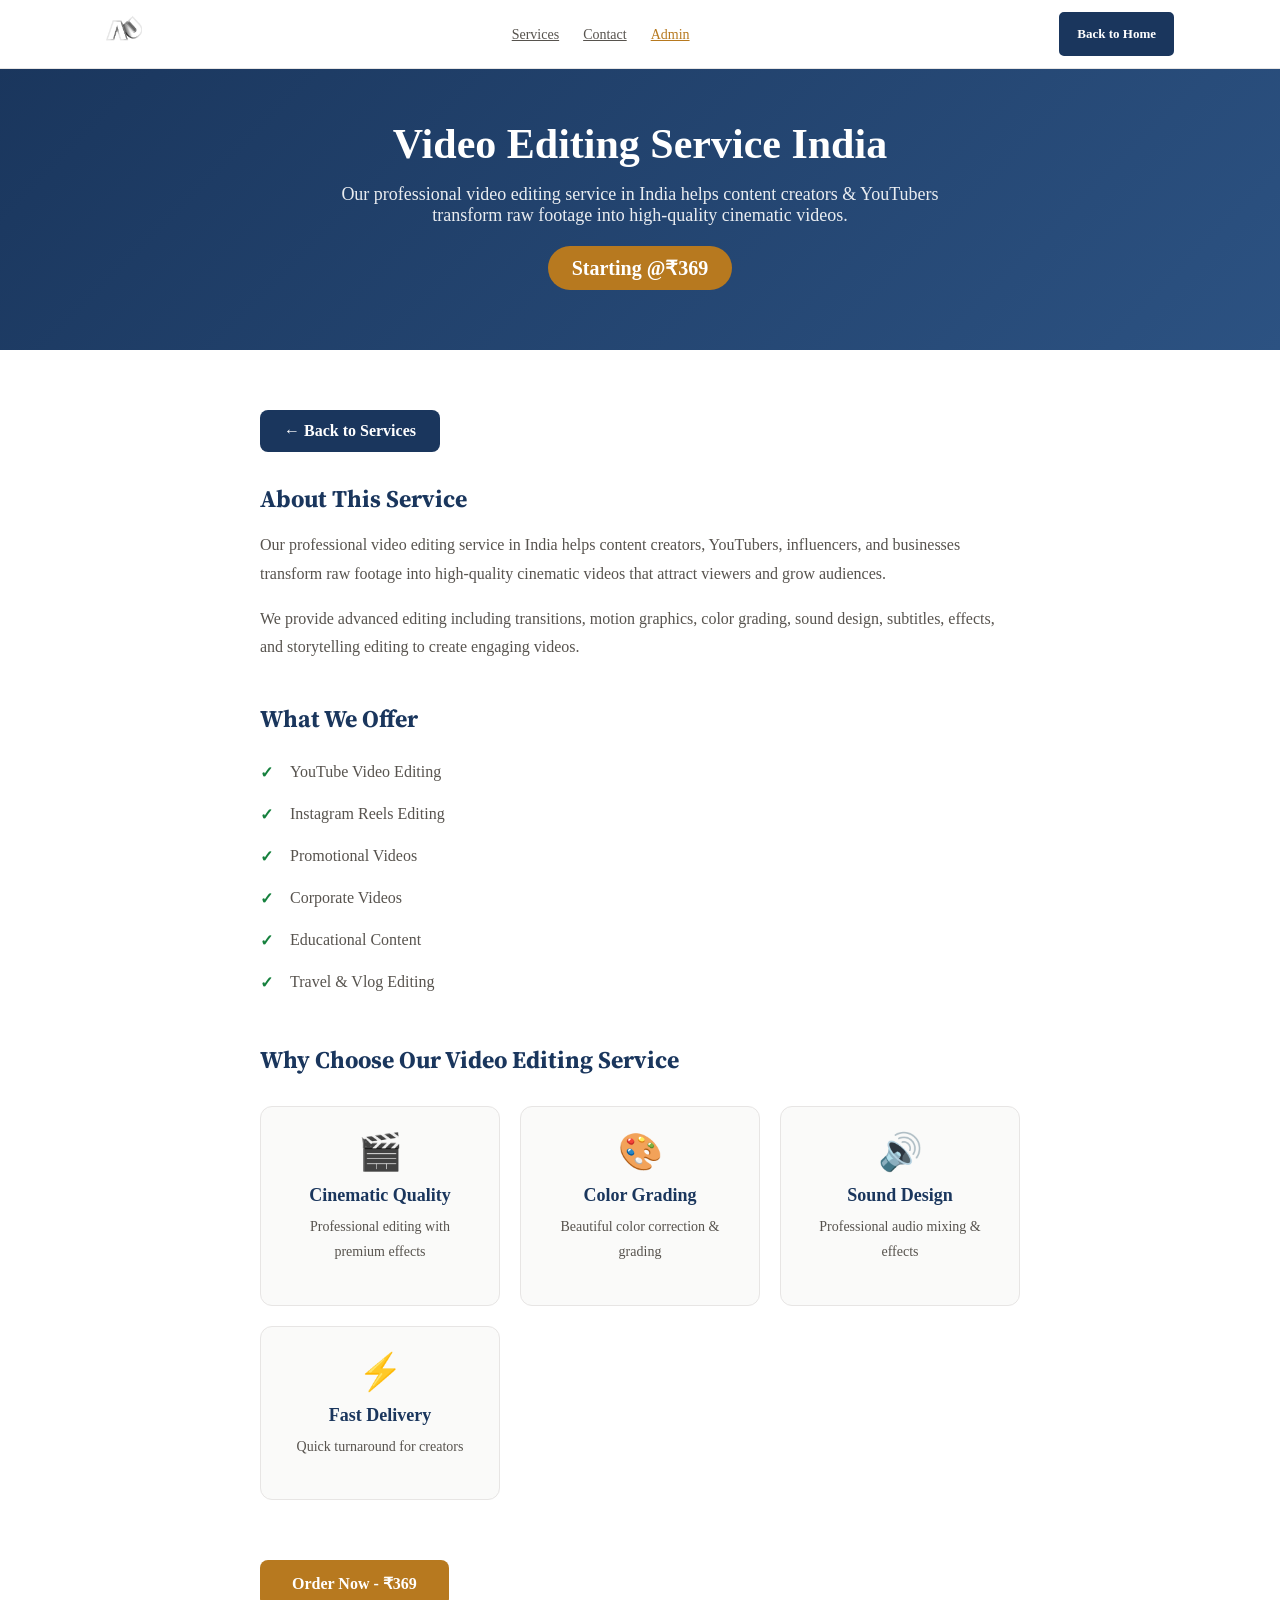
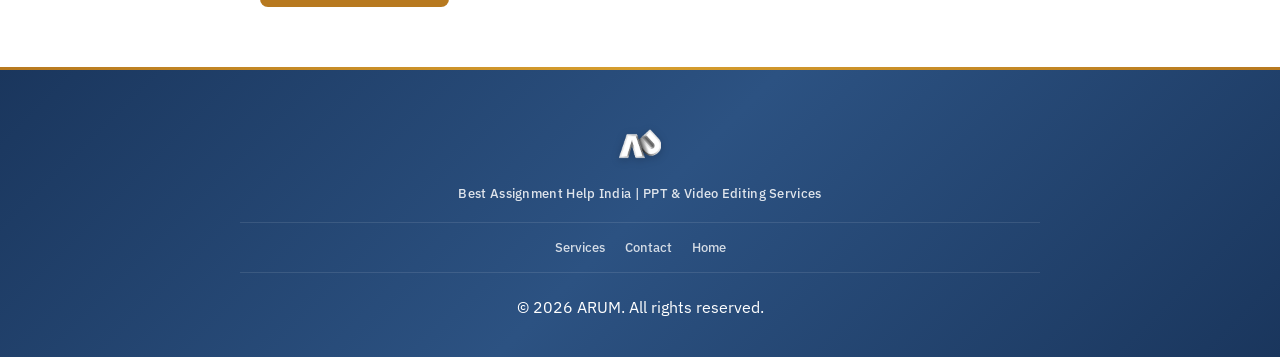
<file: video-editing.html>
<!DOCTYPE html>
<html lang="en-IN">
<head>
<meta charset="UTF-8">
<meta name="viewport" content="width=device-width, initial-scale=1.0">
<title>Video Editing Service India | YouTube & Professional Video Editing | ArumWork</title>
<meta name="description" content="Professional video editing service in India for YouTubers & content creators. Get cinematic videos @₹369.">
<meta name="keywords" content="video editing service, YouTube video editing, professional video editing, cinematic video, content creator">
<link rel="canonical" href="https://arumwork.in/video-editing.html" />
<link rel="icon" type="image/png" href="LOGO.png">
<link rel="preconnect" href="https://fonts.googleapis.com">
<link rel="preconnect" href="https://fonts.gstatic.com" crossorigin>
<link href="https://fonts.googleapis.com/css2?family=Source+Serif+4:wght@400;500;600;700&family=IBM+Plex+Sans:wght@400;500;600;700&display=swap" rel="stylesheet">
<link rel="stylesheet" href="style.css">
<style>
body { padding-top: 60px; }
.service-hero { background: linear-gradient(135deg, #1a365d, #2c5282); padding: 60px 20px; text-align: center; color: white; }
.service-hero h1 { font-size: clamp(28px, 5vw, 42px); margin-bottom: 16px; }
.service-hero p { font-size: 18px; max-width: 600px; margin: 0 auto; opacity: 0.9; }
.price-badge { display: inline-block; background: #b7791f; color: white; padding: 10px 24px; border-radius: 50px; font-weight: 700; font-size: 20px; margin-top: 20px; }
.service-content { max-width: 800px; margin: 0 auto; padding: 60px 20px; }
.service-section { margin-bottom: 40px; }
.service-section h2 { font-size: 24px; color: #1a365d; margin-bottom: 16px; font-family: 'Source Serif 4', serif; }
.service-section p { font-size: 16px; color: #57534e; line-height: 1.8; margin-bottom: 16px; }
.service-section ul { list-style: none; padding: 0; }
.service-section ul li { padding: 12px 0; padding-left: 30px; position: relative; font-size: 16px; color: #57534e; }
.service-section ul li::before { content: "✓"; position: absolute; left: 0; color: #15803d; font-weight: bold; }
.features-grid { display: grid; grid-template-columns: repeat(auto-fit, minmax(220px, 1fr)); gap: 20px; margin: 30px 0; }
.feature-card { background: #fafaf9; border: 1px solid #e7e5e4; border-radius: 12px; padding: 24px; text-align: center; }
.feature-icon { font-size: 36px; margin-bottom: 12px; }
.feature-card h4 { font-size: 18px; color: #1a365d; margin-bottom: 8px; }
.feature-card p { font-size: 14px; color: #57534e; }
.back-btn { display: inline-block; padding: 12px 24px; background: #1a365d; color: white; border-radius: 8px; text-decoration: none; font-weight: 600; margin-bottom: 30px; }
.back-btn:hover { background: #b7791f; }
.order-btn { display: inline-block; padding: 14px 32px; background: #b7791f; color: white; border-radius: 8px; text-decoration: none; font-weight: 700; font-size: 16px; margin-top: 20px; }
.order-btn:hover { background: #92400e; }
</style>
</head>
<body>
<header>
<div class="container header-inner">
<a href="index.html" class="logo"><img src="LOGO.png" alt="ARUM"></a>
<nav><ul>
<li><a href="index.html#services">Services</a></li>
<li><a href="index.html#contact">Contact</a></li>
<li><a href="admin.html" target="_blank" style="color: var(--warm-gold);">Admin</a></li>
</ul></nav>
<div class="header-actions"><a href="index.html" class="btn btn-solid">Back to Home</a></div>
</div>
</header>
<div class="service-hero">
<div class="container">
<h1>Video Editing Service India</h1>
<p>Our professional video editing service in India helps content creators & YouTubers transform raw footage into high-quality cinematic videos.</p>
<div class="price-badge">Starting @₹369</div>
</div>
</div>
<div class="service-content">
<a href="index.html#services" class="back-btn">← Back to Services</a>
<div class="service-section">
<h2>About This Service</h2>
<p>Our professional video editing service in India helps content creators, YouTubers, influencers, and businesses transform raw footage into high-quality cinematic videos that attract viewers and grow audiences.</p>
<p>We provide advanced editing including transitions, motion graphics, color grading, sound design, subtitles, effects, and storytelling editing to create engaging videos.</p>
</div>
<div class="service-section">
<h2>What We Offer</h2>
<ul>
<li>YouTube Video Editing</li>
<li>Instagram Reels Editing</li>
<li>Promotional Videos</li>
<li>Corporate Videos</li>
<li>Educational Content</li>
<li>Travel & Vlog Editing</li>
</ul>
</div>
<div class="service-section">
<h2>Why Choose Our Video Editing Service</h2>
<div class="features-grid">
<div class="feature-card"><div class="feature-icon">🎬</div><h4>Cinematic Quality</h4><p>Professional editing with premium effects</p></div>
<div class="feature-card"><div class="feature-icon">🎨</div><h4>Color Grading</h4><p>Beautiful color correction & grading</p></div>
<div class="feature-card"><div class="feature-icon">🔊</div><h4>Sound Design</h4><p>Professional audio mixing & effects</p></div>
<div class="feature-card"><div class="feature-icon">⚡</div><h4>Fast Delivery</h4><p>Quick turnaround for creators</p></div>
</div>
</div>
<a href="index.html#services" class="order-btn" onclick="openOrderModal('Video Editing', 369)">Order Now - ₹369</a>
</div>
<footer>
<div class="footer-content">
<div class="footer-logo"><img src="LOGO.png" alt="ARUM"><p>Best Assignment Help India | PPT & Video Editing Services</p></div>
<div class="footer-links"><a href="index.html#services">Services</a><a href="index.html#contact">Contact</a><a href="index.html">Home</a></div>
© 2026 ARUM. All rights reserved.
</div>
</footer>
</body>
</html>
</file>
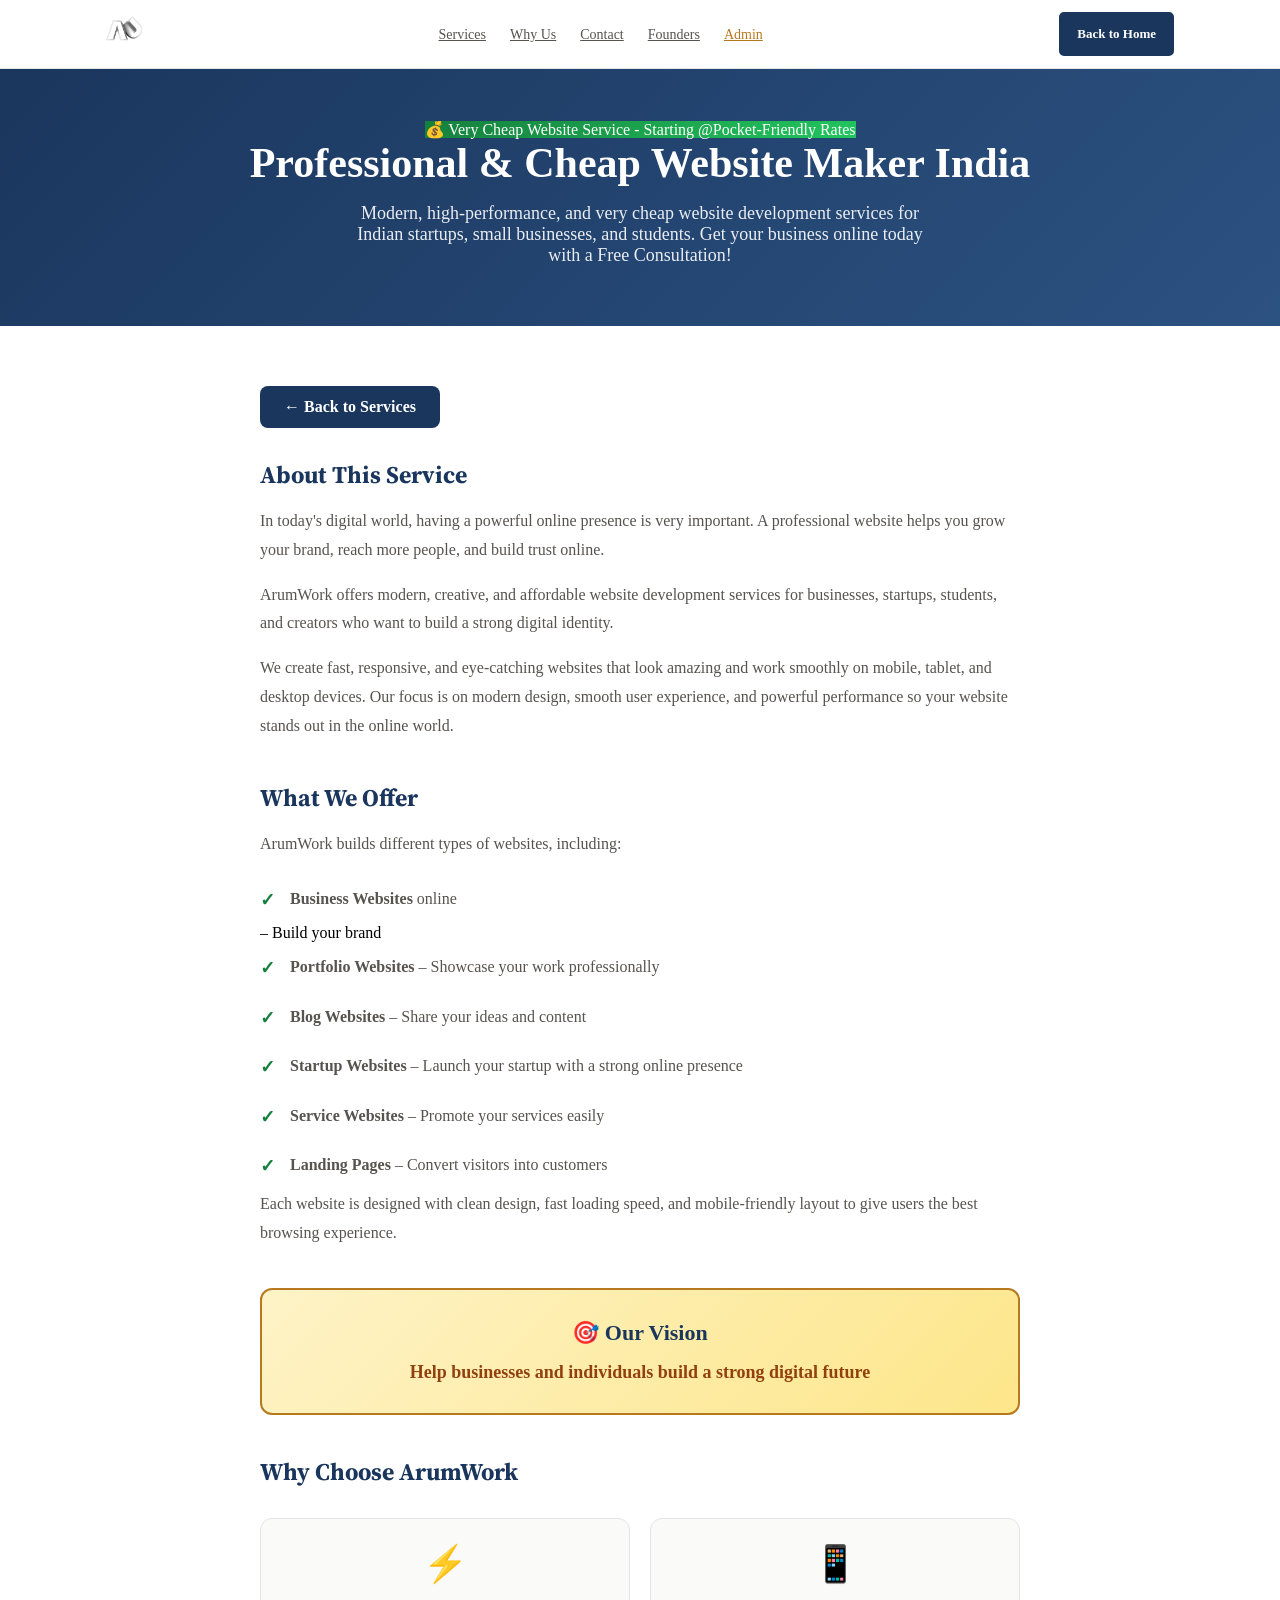
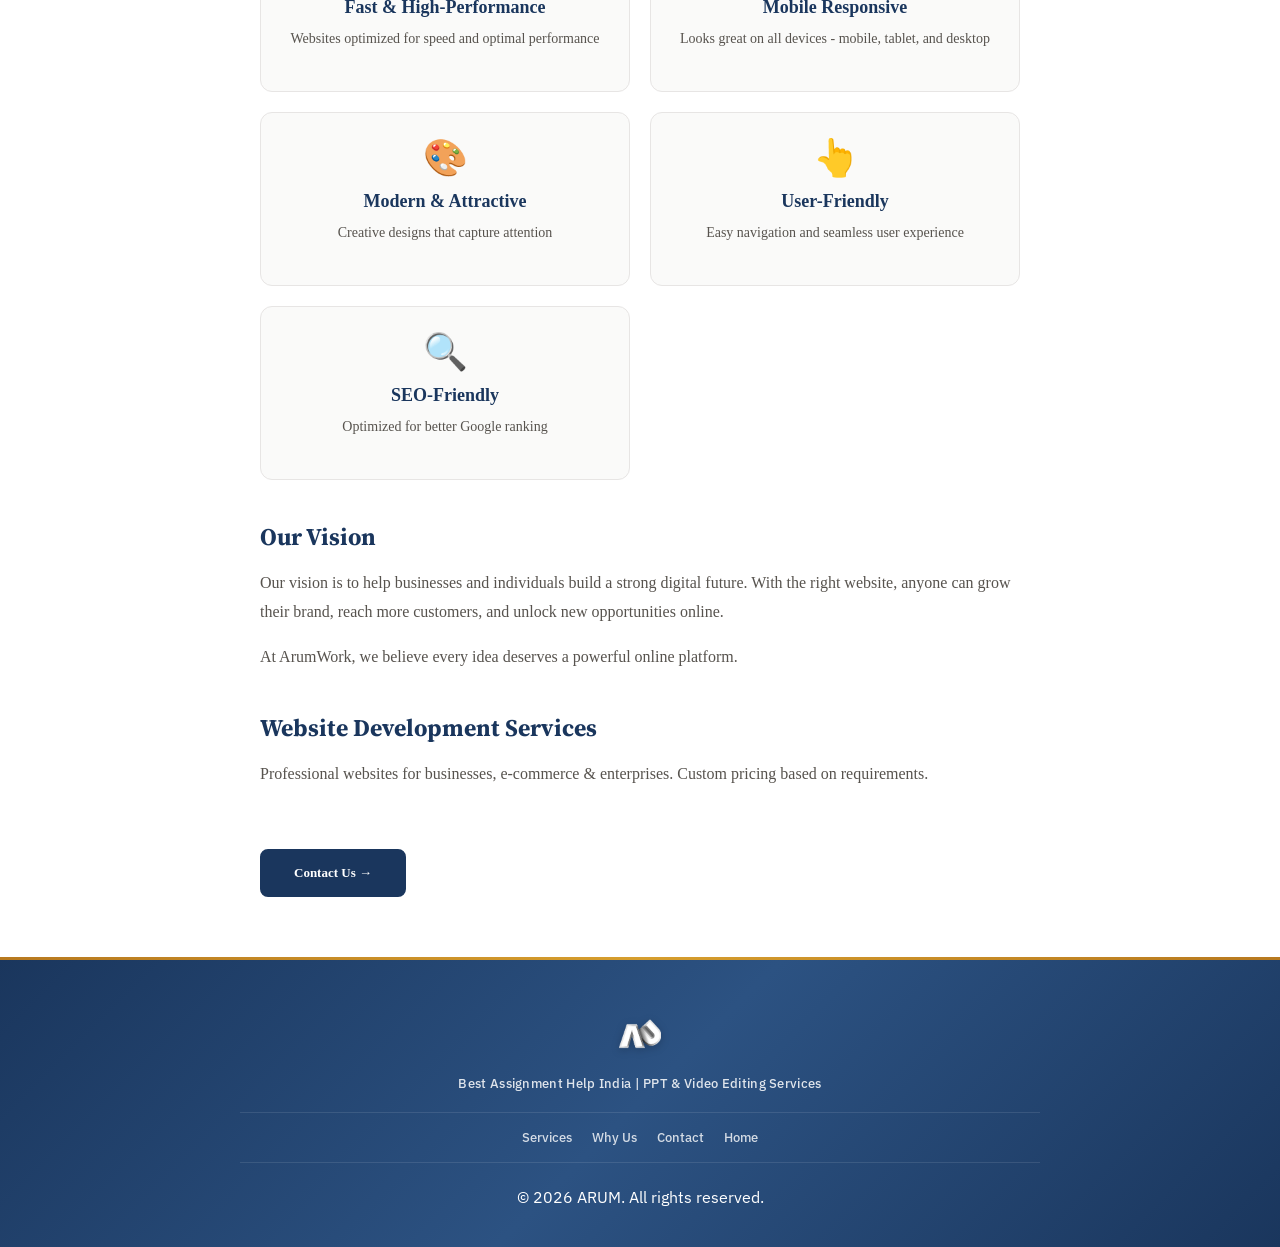
<file: website-development.html>
<!DOCTYPE html>
<html lang="en-IN">
<head>
<meta charset="UTF-8">
<meta name="viewport" content="width=device-width, initial-scale=1.0">
<meta http-equiv="X-UA-Compatible" content="IE=edge">

<!-- TOP LEVEL SEO -->
<title>Cheap Website Maker India | Website Development Service Very Cheap | ARUM</title>
<meta name="description" content="ArumWork - Best and Very Cheap Website Service in India. Professional website maker for small businesses & students. Starting @affordable prices. Fast delivery & local SEO experts. Get a Free Website Consultation today!">
<meta name="keywords" content="website maker free, website service very cheap India, cheap web design Delhi, low price website builder, affordable website maker Bangalore, Mumbai, Chennai, Arumwork, arumwork.in">

<!-- OPEN GRAPH / FACEBOOK -->
<meta property="og:type" content="website">
<meta property="og:url" content="https://arumwork.in/website-development.html">
<meta property="og:title" content="Website Development Service India | Professional Web & Design | ARUM">
<meta property="og:description" content="Fast, SEO-friendly and modern websites for startups and businesses. Building the digital future of India.">
<meta property="og:image" content="https://arumwork.in/LOGO.png">
<meta property="og:site_name" content="ARUM">
<meta property="og:locale" content="en_IN">

<!-- TWITTER CARD -->
<meta name="twitter:card" content="summary_large_image">
<meta name="twitter:url" content="https://arumwork.in/website-development.html">
<meta name="twitter:title" content="Professional Website Development | ARUM India">
<meta name="twitter:description" content="Build your online presence with India's most trusted web development service. Fast & Modern.">
<meta name="twitter:image" content="https://arumwork.in/LOGO.png">

<!-- STRUCTURED DATA (JSON-LD) -->
<script type="application/ld+json">
{
  "@context": "https://schema.org",
  "@type": "Service",
  "name": "Website Development India",
  "description": "Professional web development services including React, Next.js, and E-commerce solutions for businesses and startups.",
  "provider": {
    "@type": "Organization",
    "name": "ARUM",
    "url": "https://arumwork.in"
  },
  "areaServed": "India",
  "hasOfferCatalog": {
    "@type": "OfferCatalog",
    "name": "Web Development",
    "itemListElement": [
      {
        "@type": "Offer",
        "itemOffered": {
          "@type": "Service",
          "name": "Business Website Development"
        }
      },
      {
        "@type": "Offer",
        "itemOffered": {
          "@type": "Service",
          "name": "React & Next.js Development"
        }
      },
      {
        "@type": "Offer",
        "itemOffered": {
          "@type": "Service",
          "name": "E-commerce Website Builder"
        }
      }
    ]
  }
}
</script>

<!-- CANONICAL -->
<link rel="canonical" href="https://arumwork.in/website-development.html" />
<link rel="alternate" hreflang="en-IN" href="https://arumwork.in/website-development.html" />

<!-- Favicon -->
<link rel="icon" type="image/png" href="LOGO.png">

<!-- FONTS -->
<link rel="preconnect" href="https://fonts.googleapis.com">
<link rel="preconnect" href="https://fonts.gstatic.com" crossorigin>
<link href="https://fonts.googleapis.com/css2?family=Source+Serif+4:wght@400;500;600;700&family=IBM+Plex+Sans:wght@400;500;600;700&display=swap" rel="stylesheet">

<!-- External CSS -->
<link rel="stylesheet" href="style.css">

<style>
body {
    padding-top: 60px;
}
.service-hero {
    background: linear-gradient(135deg, #1a365d, #2c5282);
    padding: 60px 20px;
    text-align: center;
    color: white;
}
.service-hero h1 {
    font-size: clamp(28px, 5vw, 42px);
    margin-bottom: 16px;
}
.service-hero p {
    font-size: 18px;
    max-width: 600px;
    margin: 0 auto;
    opacity: 0.9;
}
.coming-soon-badge {
    display: inline-block;
    background: #b7791f;
    color: white;
    padding: 8px 20px;
    border-radius: 50px;
    font-weight: 600;
    font-size: 14px;
    margin-bottom: 20px;
    text-transform: uppercase;
    letter-spacing: 1px;
}
.service-content {
    max-width: 800px;
    margin: 0 auto;
    padding: 60px 20px;
}
.service-section {
    margin-bottom: 40px;
}
.service-section h2 {
    font-size: 24px;
    color: #1a365d;
    margin-bottom: 16px;
    font-family: 'Source Serif 4', serif;
}
.service-section p {
    font-size: 16px;
    color: #57534e;
    line-height: 1.8;
    margin-bottom: 16px;
}
.service-section ul {
    list-style: none;
    padding: 0;
}
.service-section ul li {
    padding: 12px 0;
    padding-left: 30px;
    position: relative;
    font-size: 16px;
    color: #57534e;
    line-height: 1.6;
}
.service-section ul li::before {
    content: "✓";
    position: absolute;
    left: 0;
    color: #15803d;
    font-weight: bold;
    font-size: 18px;
}
.mission-box {
    background: linear-gradient(135deg, #fef3c7, #fde68a);
    border: 2px solid #b7791f;
    border-radius: 12px;
    padding: 30px;
    text-align: center;
    margin: 40px 0;
}
.mission-box h3 {
    font-size: 22px;
    color: #1a365d;
    margin-bottom: 16px;
}
.mission-box p {
    font-size: 18px;
    color: #92400e;
    font-weight: 600;
}
.features-grid {
    display: grid;
    grid-template-columns: repeat(auto-fit, minmax(250px, 1fr));
    gap: 20px;
    margin: 30px 0;
}
.feature-card {
    background: #fafaf9;
    border: 1px solid #e7e5e4;
    border-radius: 12px;
    padding: 24px;
    text-align: center;
    transition: all 0.3s;
}
.feature-card:hover {
    transform: translateY(-4px);
    box-shadow: 0 12px 24px rgba(26, 54, 93, 0.1);
}
.feature-icon {
    font-size: 36px;
    margin-bottom: 12px;
}
.feature-card h4 {
    font-size: 18px;
    color: #1a365d;
    margin-bottom: 8px;
}
.feature-card p {
    font-size: 14px;
    color: #57534e;
}
.back-btn {
    display: inline-block;
    padding: 12px 24px;
    background: #1a365d;
    color: white;
    border-radius: 8px;
    text-decoration: none;
    font-weight: 600;
    margin-bottom: 30px;
    transition: all 0.3s;
}
.back-btn:hover {
    background: #b7791f;
}
</style>
</head>
<body>

<header>
<div class="container header-inner">
<a href="index.html" class="logo"><img src="LOGO.png" alt="ARUM" loading="lazy"></a>
<nav>
<ul>
<li><a href="index.html#services">Services</a></li>
<li><a href="index.html#why-us">Why Us</a></li>
<li><a href="index.html#contact">Contact</a></li>
<li><a href="index.html#founders">Founders</a></li>
<li><a href="admin.html" target="_blank" style="color: var(--warm-gold);">Admin</a></li>
</ul>
</nav>
<button class="hamburger" onclick="toggleMobileNav()">
<span></span>
<span></span>
<span></span>
</button>
<div class="header-actions" id="headerActions">
<a href="index.html" class="btn btn-solid">Back to Home</a>
</div>
</div>
</header>

<!-- Mobile Navigation -->
<div class="mobile-nav" id="mobileNav">
<a href="index.html#services" onclick="closeMobileNav()">Services</a>
<a href="index.html#why-us" onclick="closeMobileNav()">Why Us</a>
<a href="index.html#contact" onclick="closeMobileNav()">Contact</a>
<a href="index.html#founders" onclick="closeMobileNav()">Founders</a>
<a href="index.html" class="btn btn-outline" onclick="closeMobileNav();">Back to Home</a>
</div>

<div class="service-hero">
<div class="container">
<span class="live-badge">💰 Very Cheap Website Service - Starting @Pocket-Friendly Rates</span>
<h1>Professional & Cheap Website Maker India</h1>
<p>Modern, high-performance, and very cheap website development services for Indian startups, small businesses, and students. Get your business online today with a Free Consultation!</p>
</div>
</div>

<div class="service-content">
<a href="index.html#services" class="back-btn">← Back to Services</a>

<div class="service-section">
<h2>About This Service</h2>
<p>In today's digital world, having a powerful online presence is very important. A professional website helps you grow your brand, reach more people, and build trust online.</p>
<p>ArumWork offers modern, creative, and affordable website development services for businesses, startups, students, and creators who want to build a strong digital identity.</p>
<p>We create fast, responsive, and eye-catching websites that look amazing and work smoothly on mobile, tablet, and desktop devices. Our focus is on modern design, smooth user experience, and powerful performance so your website stands out in the online world.</p>
</div>

<div class="service-section">
<h2>What We Offer</h2>
<p>ArumWork builds different types of websites, including:</p>
<ul>
<li><strong>Business Websites</strong> online</li>
 – Build your brand<li><strong>Portfolio Websites</strong> – Showcase your work professionally</li>
<li><strong>Blog Websites</strong> – Share your ideas and content</li>
<li><strong>Startup Websites</strong> – Launch your startup with a strong online presence</li>
<li><strong>Service Websites</strong> – Promote your services easily</li>
<li><strong>Landing Pages</strong> – Convert visitors into customers</li>
</ul>
<p>Each website is designed with clean design, fast loading speed, and mobile-friendly layout to give users the best browsing experience.</p>
</div>

<div class="mission-box">
<h3>🎯 Our Vision</h3>
<p>Help businesses and individuals build a strong digital future</p>
</div>

<div class="service-section">
<h2>Why Choose ArumWork</h2>
<div class="features-grid">
<div class="feature-card">
<div class="feature-icon">⚡</div>
<h4>Fast & High-Performance</h4>
<p>Websites optimized for speed and optimal performance</p>
</div>
<div class="feature-card">
<div class="feature-icon">📱</div>
<h4>Mobile Responsive</h4>
<p>Looks great on all devices - mobile, tablet, and desktop</p>
</div>
<div class="feature-card">
<div class="feature-icon">🎨</div>
<h4>Modern & Attractive</h4>
<p>Creative designs that capture attention</p>
</div>
<div class="feature-card">
<div class="feature-icon">👆</div>
<h4>User-Friendly</h4>
<p>Easy navigation and seamless user experience</p>
</div>
<div class="feature-card">
<div class="feature-icon">🔍</div>
<h4>SEO-Friendly</h4>
<p>Optimized for better Google ranking</p>
</div>
</div>
</div>

<div class="service-section">
<h2>Our Vision</h2>
<p>Our vision is to help businesses and individuals build a strong digital future. With the right website, anyone can grow their brand, reach more customers, and unlock new opportunities online.</p>
<p>At ArumWork, we believe every idea deserves a powerful online platform.</p>
</div>

<div class="service-section">
<h2>Website Development Services</h2>
<p>Professional websites for businesses, e-commerce & enterprises. Custom pricing based on requirements.</p>
</div>


<a href="index.html#contact" class="btn btn-solid" style="display: inline-block; padding: 14px 32px; border-radius: 8px; text-decoration: none; margin-top: 20px;">Contact Us →</a>
</div>

<footer>
<div class="footer-content">
<div class="footer-logo">
<img src="LOGO.png" alt="ARUM" loading="lazy">
<p>Best Assignment Help India | PPT & Video Editing Services</p>
</div>
<div class="footer-links">
<a href="index.html#services">Services</a>
<a href="index.html#why-us">Why Us</a>
<a href="index.html#contact">Contact</a>
<a href="index.html">Home</a>
</div>
© 2026 ARUM. All rights reserved.
</div>
</footer>

<script>
// Mobile nav toggle
function toggleMobileNav() {
    const nav = document.getElementById('mobileNav');
    const hamburger = document.querySelector('.hamburger');
    nav.classList.toggle('active');
    hamburger.classList.toggle('active');
}

function closeMobileNav() {
    const nav = document.getElementById('mobileNav');
    const hamburger = document.querySelector('.hamburger');
    nav.classList.remove('active');
    hamburger.classList.remove('active');
}
</script>

</body>
</html>
</file>
<file: style.css>
/* ARUM Website Styles */
/* Extracted from index.html for better performance and caching */

:root {
--deep-blue: #1a365d;
--rich-blue: #2c5282;
--warm-gold: #b7791f;
--soft-gold: #d69e2e;
--off-white: #fafaf9;
--stone-light: #f5f5f4;
--stone: #e7e5e4;
--dark-gray: #292524;
--medium-gray: #57534e;
--light-gray: #78716c;
--success-green: #15803d;
--warning-yellow: #f59e0b;
--white: #ffffff;
--red: #dc2626;
}

/* FONTS - Add font-display swap to prevent FOIT */
* { margin: 0; padding: 0; box-sizing: border-box; }
html { scroll-behavior: smooth; }
body { 
    margin: 0; 
    padding: 0; 
    min-height: 100vh; 
    display: flex; 
    flex-direction: column;
    padding-top: 60px; /* Header space */
    position: relative;
}

.site-content {
    position: relative;
    background: #fafaf9; /* Force solid background to hide footer */
    z-index: 10; /* High z-index to stay above fixed footer */
    box-shadow: 0 20px 40px rgba(0,0,0,0.05);
    padding-bottom: 50px; /* Small buffer */
    min-height: 100vh;
}

/* Footer is no longer fixed for better performance */
footer {
    display: block;
    margin-bottom: 0; 
}

@media (max-width: 768px) {
    .site-content {
        margin-bottom: 0;
    }
}
@media (max-width: 480px) {
    .site-content {
        margin-bottom: 0;
    }
}
@media (max-width: 380px) {
    .site-content {
        margin-bottom: 0;
    }
}



header { background: var(--white); border-bottom: 1px solid var(--stone); padding: 12px 0; position: fixed; width: 100%; top: 0; z-index: 999; }
.container { max-width: 1100px; margin: 0 auto; padding: 0 16px; }
.header-inner { display: flex; justify-content: space-between; align-items: center; gap: 8px; }
.logo img { height: 36px; }
nav ul { display: flex; list-style: none; gap: 24px; }
nav a { color: var(--medium-gray); font-weight: 500; font-size: 14px; transition: all 0.3s; position: relative; }
nav a::after { content: ''; position: absolute; bottom: -4px; left: 0; width: 0; height: 2px; background: var(--warm-gold); transition: width 0.3s; }
nav a:hover { color: var(--deep-blue); }
nav a:hover::after { width: 100%; }
.header-actions { display: flex; gap: 8px; align-items: center; }
.btn { padding: 8px 16px; border-radius: 5px; font-weight: 600; font-size: 13px; cursor: pointer; border: none; transition: all 0.3s; min-height: 36px; display: inline-flex; align-items: center; justify-content: center; text-decoration: none; }
.btn-outline { background: transparent; border: 2px solid var(--stone); color: var(--dark-gray); }
.btn-outline:hover { border-color: var(--deep-blue); color: var(--deep-blue); }
.btn-solid { background: var(--deep-blue); border: 2px solid var(--deep-blue); color: var(--white); }
.btn-solid:hover { background: var(--rich-blue); border-color: var(--rich-blue); }

/* Hamburger Menu */
.hamburger { display: none; flex-direction: column; gap: 5px; cursor: pointer; padding: 8px; background: none; border: none; }
.hamburger span { width: 24px; height: 2px; background: var(--dark-gray); transition: all 0.3s; }
.hamburger.active span:nth-child(1) { transform: rotate(45deg) translate(5px, 5px); }
.hamburger.active span:nth-child(2) { opacity: 0; }
.hamburger.active span:nth-child(3) { transform: rotate(-45deg) translate(5px, -5px); }

.mobile-nav { display: none; position: fixed; top: 60px; left: 0; right: 0; background: var(--white); padding: 16px; box-shadow: 0 10px 30px rgba(0,0,0,0.15); z-index: 998; flex-direction: column; gap: 0; }
.mobile-nav.active { display: flex; }
.mobile-nav a { display: block; padding: 14px 16px; border-bottom: 1px solid var(--stone); color: var(--dark-gray); font-weight: 500; font-size: 15px; }
.mobile-nav a:last-child { border-bottom: none; }
.mobile-nav a:hover { background: var(--stone-light); color: var(--deep-blue); }
.mobile-nav .btn { width: 100%; margin-top: 12px; text-align: center; }

.hero { min-height: 100vh; display: flex; align-items: center; justify-content: center; padding: 100px 16px 60px; background: linear-gradient(135deg, var(--stone-light) 0%, var(--off-white) 50%, var(--stone-light) 100%); text-align: center; }
.hero-content { max-width: 600px; }
.badge { display: inline-block; padding: 6px 14px; background: var(--white); border: 1px solid var(--stone); border-radius: 50px; font-size: 12px; font-weight: 500; color: var(--medium-gray); margin-bottom: 16px; }
.hero h1 { font-size: clamp(28px, 5vw, 48px); color: var(--deep-blue); margin-bottom: 14px; line-height: 1.2; }
.hero h1 span { color: var(--warm-gold); }
.hero p { font-size: 15px; color: var(--medium-gray); margin-bottom: 24px; }
.hero-btns { display: flex; gap: 10px; justify-content: center; flex-wrap: wrap; }

section { padding: 60px 16px; }
.section-center { text-align: center; margin-bottom: 36px; }
.section-center h2 { font-size: clamp(24px, 4vw, 32px); color: var(--deep-blue); margin-bottom: 6px; }
.section-center p { color: var(--medium-gray); font-size: 14px; }

/* Section cleanup */
.services { 
    background: #fafaf9;
    padding: 80px 16px;
}

.summer-decor {
    display: none; /* Removed for professional feel */
}
/* ==================== FOOTER REDESIGN ==================== */
footer {
    background: #050816;
    color: #ffffff;
    padding: 80px 0 40px;
    font-family: 'IBM Plex Sans', sans-serif;
}

.footer-container {
    max-width: 1200px;
    margin: 0 auto;
    padding: 0 20px;
    display: grid;
    grid-template-columns: repeat(4, 1fr);
    gap: 40px;
}

.footer-col h3 {
    color: #ffffff;
    font-size: 18px;
    font-weight: 600;
    margin-bottom: 25px;
    position: relative;
}

.footer-col ul {
    list-style: none;
    padding: 0;
}

.footer-col ul li {
    margin-bottom: 15px;
}

.footer-col ul li a {
    color: rgba(255, 255, 255, 0.7);
    text-decoration: none;
    font-size: 15px;
    transition: 0.3s;
}

.footer-col ul li a:hover {
    color: #ffffff;
    padding-left: 5px;
}

.footer-col p {
    color: rgba(255, 255, 255, 0.7);
    font-size: 14px;
    line-height: 1.6;
    margin-bottom: 20px;
}

.newsletter-form {
    display: flex;
    gap: 10px;
    background: rgba(255, 255, 255, 0.05);
    padding: 5px;
    border-radius: 8px;
    border: 1px solid rgba(255, 255, 255, 0.1);
}

.newsletter-form input {
    flex: 1;
    background: transparent;
    border: none;
    padding: 12px 15px;
    color: #ffffff;
    outline: none;
    font-size: 14px;
}

.newsletter-form button {
    background: #ffffff;
    color: #050816;
    border: none;
    padding: 10px 20px;
    border-radius: 6px;
    font-weight: 700;
    font-size: 13px;
    cursor: pointer;
    transition: 0.3s;
    text-transform: uppercase;
}

.newsletter-form button:hover {
    background: #e0e0e0;
}

.footer-social-modern {
    display: flex;
    gap: 15px;
    margin-top: 25px;
}

.footer-social-modern a {
    width: 36px;
    height: 36px;
    background: rgba(255, 255, 255, 0.05);
    display: flex;
    align-items: center;
    justify-content: center;
    border-radius: 50%;
    color: rgba(255, 255, 255, 0.7);
    transition: 0.3s;
    text-decoration: none;
}

.footer-social-modern a:hover {
    background: #ffffff;
    color: #050816;
    transform: translateY(-3px);
}

.footer-bottom {
    max-width: 1200px;
    margin: 60px auto 0;
    padding: 20px;
    border-top: 1px solid rgba(255, 255, 255, 0.1);
    text-align: center;
    color: rgba(255, 255, 255, 0.5);
    font-size: 13px;
}

@media (max-width: 992px) {
    .footer-container {
        grid-template-columns: repeat(2, 1fr);
    }
}

@media (max-width: 576px) {
    .footer-container {
        grid-template-columns: 1fr;
    }
    footer {
        padding: 50px 0 30px;
    }
}

/* Site Settings skeleton loading */
.skeleton-text {
    background: linear-gradient(90deg, #f0f0f0 25%, #e0e0e0 50%, #f0f0f0 75%);
    background-size: 200% 100%;
    animation: skeleton-loading 1.5s infinite;
    border-radius: 4px;
    display: inline-block;
}

@keyframes skeleton-loading {
    0% { background-position: 200% 0; }
    100% { background-position: -200% 0; }
}

.services-grid { display: grid; grid-template-columns: repeat(auto-fit, minmax(260px, 1fr)); gap: 24px; }
.service-card { 
    background: #ffffff; 
    border: 1px solid var(--stone); 
    border-radius: 12px; 
    padding: 24px; 
    transition: all 0.3s ease; 
    box-shadow: 0 4px 10px rgba(0, 0, 0, 0.02);
}

.service-card:hover { 
    border-color: var(--deep-blue); 
    transform: translateY(-5px); 
    box-shadow: 0 12px 24px rgba(26, 54, 93, 0.08); 
}

/* Removed shimmer for performance */

/* Sale Badge Style */
.sale-badge {
    background: #ef4444;
    color: white;
    font-size: 10px;
    font-weight: 800;
    padding: 4px 10px;
    border-radius: 50px;
    text-transform: uppercase;
    letter-spacing: 0.5px;
    box-shadow: 0 4px 12px rgba(239, 68, 68, 0.3);
    animation: badgePulse 2s infinite;
}

@keyframes badgePulse {
    0% { transform: scale(1); box-shadow: 0 4px 12px rgba(239, 68, 68, 0.3); }
    50% { transform: scale(1.05); box-shadow: 0 4px 20px rgba(239, 68, 68, 0.5); }
    100% { transform: scale(1); box-shadow: 0 4px 12px rgba(239, 68, 68, 0.3); }
}
.service-card.coming-soon { background: linear-gradient(135deg, #fef3c7, #fde68a); border: 2px solid #b7791f; }
.service-card.coming-soon:hover { border-color: #92400e; }
.service-card.coming-soon .service-tag { background: #b7791f; color: white; }
.btn-learn-more { display: inline-block; width: 100%; padding: 12px; background: #b7791f; color: white; border: none; border-radius: 5px; font-weight: 600; font-size: 13px; cursor: pointer; text-decoration: none; text-align: center; transition: all 0.3s; min-height: 44px; margin-top: 10px; }
.btn-learn-more:hover { background: #92400e; }
.btn-learn-more-blue { display: inline-block; width: 100%; padding: 10px; background: #1a365d; color: white; border: none; border-radius: 5px; font-weight: 600; font-size: 13px; cursor: pointer; text-decoration: none; text-align: center; transition: all 0.3s; min-height: 44px; margin-top: 10px; }
.btn-learn-more-blue:hover { background: #2c5282; }
.service-top { display: flex; justify-content: space-between; align-items: flex-start; margin-bottom: 12px; }
.service-icon { font-size: 26px; }
.service-tag { padding: 3px 6px; background: #fef3c7; color: #a16207; font-size: 9px; font-weight: 600; border-radius: 3px; }
.service-card h3 { font-size: 16px; color: var(--deep-blue); margin-bottom: 5px; font-family: 'IBM Plex Sans', sans-serif; font-weight: 700; }
.service-card p { color: var(--medium-gray); font-size: 12px; margin-bottom: 12px; }
.price-row { display: flex; align-items: baseline; gap: 8px; margin-bottom: 12px; }
.now-price { font-size: 20px; font-weight: 700; color: var(--deep-blue); }
.now-price.hot-price { color: #dc2626; animation: hotPulse 2s ease-in-out infinite; }
.old-price-cut { color: #dc2626; text-decoration: line-through; font-size: 14px; font-weight: 500; margin-left: 2px; }
.hot-label { display: block; font-size: 10px; font-weight: 700; color: #dc2626; margin-top: 2px; text-transform: uppercase; }

@keyframes hotPulse {
    0%, 100% { opacity: 1; }
    50% { opacity: 0.7; }
}
.btn-order { width: 100%; padding: 12px; background: var(--deep-blue); color: var(--white); border: none; border-radius: 5px; font-weight: 600; font-size: 13px; cursor: pointer; transition: all 0.3s; min-height: 44px; }
.btn-order:hover { background: var(--warm-gold); }

.why-us { 
    background: #ffffff; 
    padding: 80px 16px; 
    border-bottom: 1px solid var(--stone);
}

.why-grid-pro {
    display: flex;
    flex-direction: column;
    gap: 32px;
    max-width: 1100px;
    margin: 0 auto;
    position: relative;
    z-index: 1;
}

.why-card-pro {
    display: flex;
    align-items: center;
    gap: 32px;
    background: #ffffff;
    border: 1px solid var(--stone);
    border-radius: 16px;
    padding: 32px;
    transition: all 0.3s ease;
}

.why-card-pro:hover {
    border-color: var(--deep-blue);
    transform: translateY(-5px);
    box-shadow: 0 15px 30px rgba(26, 54, 93, 0.08);
}

.pro-icon {
    width: 90px;
    height: 90px;
    min-width: 90px;
    background: linear-gradient(135deg, var(--deep-blue), var(--rich-blue));
    border-radius: 20px;
    display: flex;
    align-items: center;
    justify-content: center;
    color: white;
    box-shadow: 0 10px 25px rgba(26, 54, 93, 0.2);
    transition: all 0.5s cubic-bezier(0.175, 0.885, 0.32, 1.275);
    position: relative;
}

.pro-icon::before {
    content: '';
    position: absolute;
    inset: -5px;
    border: 2px solid var(--warm-gold);
    border-radius: 24px;
    opacity: 0;
    transition: all 0.4s;
}

.why-card-pro:hover .pro-icon {
    transform: translateZ(50px) rotate(-10deg);
    background: var(--warm-gold);
    box-shadow: 0 15px 35px rgba(183, 121, 31, 0.3);
}

.why-card-pro:hover .pro-icon::before {
    opacity: 1;
    inset: -10px;
}

.pro-content h3 {
    font-size: 22px;
    color: var(--deep-blue);
    margin-bottom: 8px;
    font-family: 'Source Serif 4', serif;
}

.pro-content p {
    font-size: 15px;
    color: var(--medium-gray);
    margin: 0;
    line-height: 1.6;
}

@media (max-width: 768px) {
    .why-card-pro { flex-direction: column; text-align: center; padding: 28px 20px; gap: 20px; }
    .why-card-pro:hover { transform: none; }
    .pro-icon { margin: 0 auto; width: 70px; height: 70px; min-width: 70px; }
    .pro-content h3 { font-size: 18px; }
}

.contact { 
    background: var(--off-white); 
    padding: 100px 16px; 
    border-top: 1px solid var(--stone);
}

.contact-container {
    display: grid;
    grid-template-columns: 1fr 1.2fr;
    gap: 60px;
    align-items: center;
}

.contact-info h2 {
    font-size: clamp(32px, 5vw, 44px);
    color: var(--deep-blue);
    margin-bottom: 20px;
    line-height: 1.1;
}

.contact-info p {
    font-size: 16px;
    color: var(--medium-gray);
    margin-bottom: 30px;
}

.contact-stats {
    display: flex;
    gap: 40px;
}

.stat-item span {
    display: block;
    font-size: 28px;
    font-weight: 700;
    color: var(--warm-gold);
    font-family: 'Source Serif 4', serif;
}

.stat-item p {
    font-size: 12px;
    text-transform: uppercase;
    letter-spacing: 1px;
    font-weight: 600;
    margin: 0;
}

.contact-grid-modern {
    display: flex;
    flex-direction: column;
    gap: 16px;
}

.contact-card-modern {
    background: white;
    border: 1px solid var(--stone);
    border-radius: 16px;
    padding: 24px;
    display: flex;
    align-items: center;
    gap: 20px;
    transition: all 0.4s cubic-bezier(0.165, 0.84, 0.44, 1);
    text-decoration: none;
    box-shadow: 0 4px 6px rgba(0,0,0,0.02);
}

.contact-card-modern:hover {
    transform: translateX(12px) scale(1.02);
    box-shadow: 0 15px 40px rgba(26, 54, 93, 0.1);
    border-color: var(--deep-blue);
}

.card-icon {
    width: 60px;
    height: 60px;
    background: var(--stone-light);
    border-radius: 12px;
    display: flex;
    align-items: center;
    justify-content: center;
    color: var(--deep-blue);
    transition: all 0.4s;
}

.contact-card-modern:hover .card-icon {
    background: var(--deep-blue);
    color: white;
    transform: rotate(5deg);
}

.card-text h3 {
    font-size: 18px;
    color: var(--deep-blue);
    margin-bottom: 4px;
    font-family: 'IBM Plex Sans', sans-serif;
    font-weight: 700;
}

.card-text p {
    margin: 0;
    color: var(--medium-gray);
    font-size: 14px;
    font-weight: 500;
}

@media (max-width: 900px) {
    .contact-container { grid-template-columns: 1fr; gap: 40px; }
    .contact-info { text-align: center; }
    .contact-stats { justify-content: center; }
}

.founders { 
  background: var(--white);
  padding: 100px 16px;
  border-top: 1px solid var(--stone);
}

.founders-grid { 
  display: grid; 
  grid-template-columns: repeat(auto-fit, minmax(300px, 1fr)); 
  gap: 40px; 
  max-width: 1000px; 
  margin: 0 auto;
}

.founder-card { 
  background: #ffffff;
  border: 1px solid var(--stone);
  border-radius: 8px;
  padding: 40px 32px; 
  text-align: center; 
  transition: border-color 0.3s, box-shadow 0.3s;
}

.founder-card:hover { 
  border-color: var(--deep-blue);
  box-shadow: 0 15px 35px rgba(26, 54, 93, 0.06);
}

.founder-image-wrapper {
  width: 130px;
  height: 130px;
  border-radius: 50%;
  overflow: hidden;
  margin: 0 auto 24px;
  border: 1px solid var(--stone);
  background: var(--off-white);
}

.founder-image-wrapper img { 
  width: 100%; 
  height: 100%; 
  object-fit: cover; 
}

.founder-card h3 { 
  font-size: 22px; 
  color: var(--deep-blue);
  margin-bottom: 6px; 
  font-family: 'Source Serif 4', serif; 
  font-weight: 700; 
}

.founder-card .role { 
  color: var(--warm-gold);
  font-weight: 700;
  font-size: 13px;
  text-transform: uppercase;
  letter-spacing: 1px;
  margin-bottom: 16px;
}

.founder-card p { 
  color: var(--medium-gray); 
  font-size: 14px; 
  line-height: 1.6;
}

.my-orders, .my-orders.prominent-orders { 
  background: linear-gradient(135deg, var(--off-white) 0%, var(--stone-light) 50%, var(--white) 100%) !important;
  border-top: 1px solid var(--stone);
  border-bottom: 1px solid var(--stone);
  padding: 80px 20px !important;
  position: relative;
}
.my-orders .orders-grid {
  grid-template-columns: repeat(auto-fit, minmax(320px, 1fr));
  gap: 24px;
}
.my-orders .order-card {
  background: var(--white);
  border: 2px solid var(--stone-light);
  border-radius: 16px;
  padding: 24px;
  transition: all 0.4s cubic-bezier(0.175, 0.885, 0.32, 1.275);
  box-shadow: 0 8px 24px rgba(0,0,0,0.08);
}
.my-orders .order-card:hover {
  border-color: var(--warm-gold);
  transform: translateY(-8px);
  box-shadow: 0 20px 40px rgba(183,121,31,0.15);
}
@media (max-width: 768px) {
  .my-orders { padding: 60px 16px !important; }
  .my-orders .orders-grid { grid-template-columns: 1fr; gap: 20px; }
}
.orders-grid { display: grid; grid-template-columns: repeat(auto-fit, minmax(280px, 1fr)); gap: 16px; max-width: 800px; margin: 0 auto; }
.order-card { background: var(--off-white); border: 1px solid var(--stone); border-radius: 10px; padding: 16px; transition: all 0.3s; }
.order-card:hover { box-shadow: 0 8px 24px rgba(26, 54, 93, 0.08); }
.order-header { display: flex; justify-content: space-between; align-items: center; margin-bottom: 10px; }
.order-id { font-weight: 600; color: var(--deep-blue); font-size: 13px; }
.order-status { padding: 4px 10px; border-radius: 20px; font-size: 10px; font-weight: 600; text-transform: uppercase; }
.status-pending { background: #fef3c7; color: #92400e; }
.status-approved { background: #dcfce7; color: #166534; }
.status-completed { background: var(--deep-blue); color: var(--white); }
.status-cancelled { background: #fee2e2; color: #991b1b; }
.order-service { font-weight: 600; color: var(--dark-gray); margin-bottom: 6px; font-size: 14px; }
.order-details { font-size: 12px; color: var(--medium-gray); margin-bottom: 6px; }
.order-date { font-size: 11px; color: var(--light-gray); margin-bottom: 6px; }
.order-full-details { font-size: 11px; color: var(--medium-gray); margin-top: 8px; padding-top: 8px; border-top: 1px solid var(--stone); }
.order-full-details p { margin-bottom: 3px; }
.cancel-btn { background: var(--red); color: white; border: none; padding: 8px 12px; border-radius: 4px; font-size: 11px; cursor: pointer; margin-top: 8px; margin-right: 4px; min-height: 36px; }
.cancel-btn:hover { background: #991b1b; }
.remove-btn { background: #6b7280; color: white; border: none; padding: 8px 12px; border-radius: 4px; font-size: 11px; cursor: pointer; margin-top: 8px; min-height: 36px; }
.remove-btn:hover { background: #4b5563; }
.no-orders { text-align: center; padding: 32px; color: var(--medium-gray); }

.my-work { background: var(--stone-light); }
.work-grid { display: grid; grid-template-columns: repeat(auto-fit, minmax(280px, 1fr)); gap: 16px; max-width: 800px; margin: 0 auto; }
.work-card { background: var(--white); border: 1px solid var(--stone); border-radius: 10px; padding: 16px; transition: all 0.3s; cursor: pointer; }
.work-card:hover { border-color: var(--warm-gold); transform: translateY(-4px); box-shadow: 0 8px 24px rgba(26, 54, 93, 0.12); }
.work-header { display: flex; justify-content: space-between; align-items: center; margin-bottom: 10px; }
.work-id { font-weight: 600; color: var(--deep-blue); font-size: 13px; }
.work-status { padding: 4px 10px; border-radius: 20px; font-size: 10px; font-weight: 600; text-transform: uppercase; background: var(--success-green); color: white; }
.work-service { font-weight: 600; color: var(--dark-gray); margin-bottom: 6px; font-size: 14px; }
.work-description { font-size: 12px; color: var(--medium-gray); margin-bottom: 10px; }
.work-files { margin-top: 10px; padding-top: 10px; border-top: 1px solid var(--stone); }
.work-files h4 { font-size: 11px; color: var(--deep-blue); margin-bottom: 6px; font-weight: 700; }
.work-file-link { display: block; padding: 8px 10px; background: var(--off-white); border-radius: 6px; margin-bottom: 5px; font-size: 11px; color: var(--deep-blue); transition: all 0.2s; }
.work-file-link:hover { background: var(--deep-blue); color: white; }
.view-work-btn { width: 100%; padding: 12px; background: var(--warm-gold); color: white; border: none; border-radius: 5px; font-weight: 600; font-size: 12px; cursor: pointer; margin-top: 10px; transition: all 0.3s; min-height: 44px; }
.view-work-btn:hover { background: var(--soft-gold); }

footer { 
    background: linear-gradient(135deg, #1a365d 0%, #2c5282 50%, #1a365d 100%); 
    padding: 60px 16px 40px;
    text-align: center;
    position: relative;
    width: 100%;
    z-index: 10;
}

@keyframes gradientShift {
    0% { background-position: 0% 50%; }
    50% { background-position: 100% 50%; }
    100% { background-position: 0% 50%; }
}

footer::before {
    content: '';
    position: absolute;
    top: 0;
    left: 0;
    right: 0;
    height: 3px;
    background: linear-gradient(90deg, #b7791f, #d69e2e, #b7791f);
}

.footer-content {
    max-width: 800px;
    margin: 0 auto;
    position: relative;
    z-index: 1;
    animation: fadeInUp 1s ease-out;
}

@keyframes fadeInUp {
    from { opacity: 0; transform: translateY(30px); }
    to { opacity: 1; transform: translateY(0); }
}

.footer-logo {
    margin-bottom: 20px;
}

.footer-logo img {
    height: 42px;
    margin-bottom: 12px;
    opacity: 1;
    filter: drop-shadow(0 2px 4px rgba(0,0,0,0.2));
}

.footer-logo p {
    color: rgba(255,255,255,0.85);
    font-size: 13px;
    font-weight: 500;
    letter-spacing: 0.3px;
}

.footer-social {
    display: flex;
    justify-content: center;
    gap: 16px;
    margin-bottom: 24px;
}

.social-link {
    display: flex;
    align-items: center;
    justify-content: center;
    width: 48px;
    height: 48px;
    background: rgba(255,255,255,0.08);
    border-radius: 14px;
    color: white;
    transition: all 0.3s ease;
    border: 1px solid rgba(255,255,255,0.15);
}

.social-link svg {
    width: 22px;
    height: 22px;
    transition: transform 0.3s ease;
}

.social-link:hover svg {
    transform: scale(1.15);
}

.social-link:hover {
    background: #e1306c;
    border-color: #e1306c;
    transform: translateY(-8px) rotate(8deg);
    box-shadow: 0 12px 24px rgba(225, 48, 108, 0.4);
}

.social-link.twitter-link:hover {
    background: #000000;
    border-color: #333;
    box-shadow: 0 12px 24px rgba(0,0,0,0.4);
}

.social-link.linkedin-link:hover {
    background: #0077b5;
    border-color: #0077b5;
    box-shadow: 0 12px 24px rgba(0, 119, 181, 0.4);
}

.social-link svg {
    width: 20px;
    height: 20px;
}

.footer-links {
    display: flex;
    justify-content: center;
    flex-wrap: wrap;
    gap: 20px;
    margin-bottom: 24px;
    padding: 16px 0;
    border-top: 1px solid rgba(255,255,255,0.1);
    border-bottom: 1px solid rgba(255,255,255,0.1);
}

.footer-links a {
    color: rgba(255,255,255,0.8);
    font-size: 13px;
    font-weight: 500;
    transition: all 0.3s ease;
    text-decoration: none;
    position: relative;
}

.footer-links a::after {
    content: '';
    position: absolute;
    bottom: -2px;
    left: 0;
    width: 0;
    height: 2px;
    background: #d69e2e;
    transition: width 0.3s ease;
}

.footer-links a:hover {
    color: #d69e2e;
}

.footer-links a:hover::after {
    width: 100%;
}

.footer-copyright {
    color: rgba(255,255,255,0.6);
    font-size: 12px;
    font-weight: 400;
}

/* Responsive Footer */
@media (max-width: 768px) {
    footer {
        padding: 36px 16px 24px;
    }
    
    .footer-logo img {
        height: 36px;
    }
    
    .footer-logo p {
        font-size: 12px;
    }
    
    .footer-links {
        gap: 16px;
    }
    
    .footer-links a {
        font-size: 12px;
    }
}

@media (max-width: 480px) {
    footer {
        padding: 28px 12px 20px;
    }
    
    .footer-logo img {
        height: 32px;
    }
    
    .social-link {
        width: 40px;
        height: 40px;
    }
    
    .footer-links {
        flex-direction: row;
        flex-wrap: wrap;
        gap: 12px;
        justify-content: center;
    }
}

.modal-mask { position: fixed; inset: 0; background: rgba(0, 0, 0, 0.6); display: flex; align-items: flex-end; justify-content: center; z-index: 1999; opacity: 0; visibility: hidden; transition: all 0.3s; padding: 0; }
.modal-mask.active { opacity: 1; visibility: visible; }
.modal-box { 
    background: var(--white); 
    border-radius: 20px 20px 0 0; 
    padding: 32px; 
    width: 100%; 
    max-width: 500px; 
    max-height: 95vh; 
    overflow-y: auto; 
    transform: translateY(100%); 
    transition: transform 0.4s cubic-bezier(0.16, 1, 0.3, 1); 
    position: relative; 
}
 
 .modal-mask.active .modal-box { transform: translateY(0); }
 
 @media (min-width: 769px) {
     .modal-mask { align-items: center; padding: 20px; }
     .modal-box { 
         max-width: 800px; 
         width: 100%; 
         border-radius: 16px; 
         transform: translateY(20px) scale(0.98); 
         max-height: 90vh; 
         padding: 50px; 
         text-align: center; /* Center modal content for desktop */
     }
     .modal-mask.active .modal-box { transform: translateY(0) scale(1); }
 }
 
 @media (max-width: 768px) {
     .modal-box {
         padding: 24px 16px;
         max-height: 100vh;
     }
 }
.modal-close { position: absolute; top: 10px; right: 10px; background: none; border: none; font-size: 22px; cursor: pointer; color: var(--medium-gray); width: 32px; height: 32px; display: flex; align-items: center; justify-content: center; }
.modal-box h2 { 
  font-size: 24px; 
  margin-bottom: 8px; 
  color: var(--deep-blue); 
  word-wrap: break-word;
  overflow-wrap: break-word;
  line-height: 1.25;
}
.modal-box p { 
  color: var(--medium-gray); 
  margin-bottom: 16px; 
  font-size: 14px; 
  word-wrap: break-word;
  overflow-wrap: break-word;
}
.form-group { margin-bottom: 16px; width: 100%; }
.form-group label { 
  display: block; 
  font-size: 14px; 
  font-weight: 700; 
  margin-bottom: 10px; 
  color: var(--deep-blue); 
}
.form-group input, .form-group textarea { 
  width: 100%; 
  padding: 14px 16px; 
  border: 1.5px solid var(--stone); 
  border-radius: 10px; 
  font-size: 15px; 
  font-family: inherit; 
  appearance: none;
  -webkit-appearance: none;
  -moz-appearance: none;
  background: #fff;
  transition: all 0.3s ease;
}
.form-group textarea { min-height: 120px; resize: vertical; margin-bottom: 4px; }
.form-group input:focus, .form-group textarea:focus { 
    outline: none; 
    border-color: var(--deep-blue); 
    box-shadow: 0 0 0 4px rgba(26, 54, 93, 0.08); 
}
.file-upload { 
    border: 2px dashed var(--stone); 
    border-radius: 12px; 
    padding: 24px; 
    text-align: center; 
    cursor: pointer; 
    transition: all 0.3s;
    background: var(--off-white);
}
.file-upload:hover { 
    border-color: var(--deep-blue); 
    background: #fff;
    box-shadow: 0 4px 12px rgba(0,0,0,0.05);
}
.file-upload input { display: none; }
.file-upload p { color: var(--medium-gray); font-size: 14px; margin: 0; font-weight: 500; }
.time-options { 
    display: grid; 
    grid-template-columns: repeat(5, 1fr); 
    gap: 12px; 
    margin: 16px 0;
}

.time-option { 
    position: relative;
    padding: 16px 8px; 
    border: 1px solid var(--stone); 
    border-radius: 12px; 
    cursor: pointer; 
    text-align: center; 
    transition: all 0.3s ease;
    display: flex;
    flex-direction: column;
    justify-content: center;
    align-items: center;
    background: var(--white);
    min-width: 0; /* Prevent overflow */
}

.time-option div:first-child {
    font-size: 14px;
    font-weight: 600;
    white-space: nowrap;
    margin-bottom: 4px;
    display: flex;
    align-items: center;
    justify-content: center;
    gap: 4px;
}

.time-option .price { 
    font-size: 12px; 
    color: var(--medium-gray);
    margin-top: 0;
}

.time-option:hover { 
    border-color: var(--deep-blue); 
    background: var(--off-white);
}

.time-option.selected { 
    border-color: var(--deep-blue); 
    background: var(--deep-blue); 
    color: var(--white); 
}

.time-option.selected .price {
    color: rgba(255, 255, 255, 0.8);
}

.discount-badge { 
    background: var(--success-green); 
    color: white; 
    font-size: 10px; 
    padding: 2px 6px; 
    border-radius: 4px; 
    font-weight: 700;
}

.immediate-badge { 
    background: var(--red); 
    color: white; 
    font-size: 10px; 
    padding: 2px 6px; 
    border-radius: 4px; 
    font-weight: 700;
}
.terms-checkbox { display: flex; align-items: flex-start; gap: 8px; margin: 16px 0; }
.terms-checkbox input { margin-top: 2px; }
.terms-checkbox label { font-size: 12px; color: var(--medium-gray); cursor: pointer; }
.terms-checkbox a { color: var(--deep-blue); text-decoration: underline; }
.btn-full { width: 100%; padding: 14px; background: var(--deep-blue); color: var(--white); border: none; border-radius: 6px; font-weight: 600; font-size: 14px; cursor: pointer; transition: all 0.3s; min-height: 48px; }
.btn-full:hover { background: var(--warm-gold); }
.btn-full:disabled { background: var(--light-gray); cursor: not-allowed; }

.payment-modal .modal-box { max-width: 700px; width: 100%; padding: 20px; }
.payment-info { background: linear-gradient(135deg, #fef3c7 0%, #fde68a 100%); border: 2px solid #f59e0b; border-radius: 10px; padding: 12px; margin-bottom: 16px; text-align: center; }
.payment-info p { color: #92400e; font-size: 13px; margin: 0; font-weight: 600; }
.payment-content { display: flex; gap: 16px; align-items: stretch; }
.payment-left { flex: 1; min-width: 0; }
.payment-right { flex: 0 0 190px; text-align: center; padding: 16px; background: linear-gradient(135deg, #f0fdf4 0%, #dcfce7 100%); border-radius: 12px; border: 2px solid #22c55e; }
.qr-section { text-align: center; }
.qr-section img { width: 160px; height: 160px; border-radius: 10px; margin-bottom: 10px; border: 3px solid #22c55e; display: block; margin-left: auto; margin-right: auto; }
.qr-price { font-size: 22px; font-weight: 800; color: var(--deep-blue); margin-bottom: 6px; }
.upi-id { font-size: 11px; color: var(--medium-gray); margin-bottom: 6px; word-break: break-all; }
.order-summary { background: var(--off-white); border-radius: 10px; padding: 12px; margin-bottom: 12px; text-align: left; border: 1px solid var(--stone); }
.order-summary h4 { font-size: 13px; color: var(--deep-blue); margin-bottom: 8px; font-weight: 700; }
.order-summary p { font-size: 12px; margin-bottom: 5px; }
.contact-display { text-align: center; margin-bottom: 12px; padding: 10px; background: var(--off-white); border-radius: 8px; border: 1px solid var(--stone); }
.contact-display p { margin: 0; font-weight: 600; color: var(--deep-blue); font-size: 14px; }

.confirm-modal .modal-box { max-width: 700px; width: 95%; text-align: center; padding: 20px; }
.confirm-modal .modal-content { display: flex; gap: 16px; align-items: stretch; }
.confirm-modal .confirm-left { flex: 1; text-align: left; }
.confirm-modal .confirm-right { flex: 0 0 220px; text-align: center; padding: 16px; }
.confirm-icon { font-size: 48px; margin-bottom: 12px; }
.confirm-title { font-size: 20px; color: var(--deep-blue); margin-bottom: 10px; }
.whatsapp-btn { display: inline-flex; align-items: center; justify-content: center; gap: 8px; background: linear-gradient(135deg, #25D366 0%, #20B858 100%); color: white; padding: 12px 20px; border-radius: 8px; font-weight: 700; font-size: 14px; text-decoration: none; margin-bottom: 12px; transition: all 0.3s; min-height: 48px; }
.whatsapp-btn:hover { transform: translateY(-2px); }
.whatsapp-numbers { background: #f5f5f5; border-radius: 8px; padding: 12px; margin-bottom: 12px; }
.whatsapp-numbers p { margin: 0; font-size: 12px; color: var(--medium-gray); margin-bottom: 6px; }
.whatsapp-numbers a { display: block; color: var(--deep-blue); font-weight: 700; font-size: 13px; margin-bottom: 3px; }
.order-id-display { background: var(--deep-blue); color: white; padding: 10px 16px; border-radius: 8px; font-size: 14px; font-weight: 700; margin-bottom: 12px; }
.done-btn { background: var(--medium-gray); color: white; padding: 10px 24px; border: none; border-radius: 6px; font-weight: 600; font-size: 13px; cursor: pointer; transition: all 0.3s; min-height: 40px; }

.google-btn { width: 100%; padding: 12px; background: var(--white); border: 2px solid var(--stone); border-radius: 6px; font-weight: 600; font-size: 13px; cursor: pointer; display: flex; align-items: center; justify-content: center; gap: 8px; transition: all 0.3s; margin-bottom: 12px; min-height: 48px; }
.google-btn:hover { border-color: var(--deep-blue); transform: translateY(-2px); }
.google-btn img { width: 18px; height: 18px; }
.divider-text { text-align: center; color: var(--medium-gray); font-size: 12px; margin: 12px 0; position: relative; }
.divider-text::before, .divider-text::after { content: ''; position: absolute; top: 50%; width: 40%; height: 1px; background: var(--stone); }
.divider-text::before { left: 0; }
.divider-text::after { right: 0; }
.toast-msg { position: fixed; bottom: 16px; left: 50%; transform: translateX(-50%) translateY(100px); background: var(--deep-blue); color: var(--white); padding: 10px 20px; border-radius: 6px; font-weight: 500; font-size: 13px; z-index: 2999; transition: transform 0.3s; }
.toast-msg.show { transform: translateX(-50%) translateY(0); }
.toast-msg.success { background: var(--success-green); }
.toast-msg.error { background: var(--red); }

/* Responsive Styles */
@media (max-width: 900px) {
nav ul { gap: 16px; }
nav a { font-size: 13px; }
.services-grid { grid-template-columns: repeat(auto-fit, minmax(220px, 1fr)); }
}

@media (max-width: 768px) {
header { padding: 10px 0; }
.logo img { height: 32px; }
nav { display: none; }
.hamburger { display: flex; }
.header-actions { gap: 4px; }
.header-actions .btn { padding: 5px 10px; font-size: 11px; min-height: 32px; }
.hero { padding: 90px 14px 50px; }
.hero h1 { font-size: 26px; }
.section-center h2 { font-size: 24px; }
.services-grid { grid-template-columns: 1fr; max-width: 480px; margin: 0 auto; }
.why-grid { grid-template-columns: 1fr; max-width: 400px; }
.contact-grid { grid-template-columns: 1fr; max-width: 400px; }
.founders-grid { grid-template-columns: 1fr; max-width: 420px; margin-left: auto; margin-right: auto; }
.orders-grid { grid-template-columns: 1fr; }
.work-grid { grid-template-columns: 1fr; }
.modal-box { padding: 20px 16px; }
.form-row { grid-template-columns: 1fr; }
.payment-content { flex-direction: column; }
.payment-right { flex: none; width: 100%; max-width: 240px; margin: 0 auto; }
.qr-section img { width: 180px; height: 180px; }
.confirm-modal .modal-content { flex-direction: column; }
.confirm-modal .confirm-right { flex: none; width: 100%; }
.coupon-input-group { flex-direction: row; }
.coupon-input { width: 100%; }
.coupon-apply-btn { width: auto; min-width: 70px; }
.time-options { 
    display: flex; 
    flex-direction: column; 
    gap: 10px; 
}
.time-option { 
    width: 100%; 
    min-height: 50px; 
    display: flex; 
    flex-direction: column; 
    justify-content: center; 
    align-items: center; 
}
}

@media (max-width: 480px) {
.container { padding: 0 12px; }
.hero { padding: 80px 12px 40px; }
.hero h1 { font-size: 22px; }
.hero p { font-size: 14px; }
.hero-btns { flex-direction: column; width: 100%; max-width: 280px; margin: 0 auto; }
.hero-btns .btn { width: 100%; text-align: center; }
section { padding: 44px 12px; }
.badge { font-size: 11px; padding: 5px 10px; }
.service-card { padding: 24px; width: 100%; box-sizing: border-box; }
.why-card { padding: 20px; width: 100%; box-sizing: border-box; }
.contact-card { padding: 20px; width: 100%; box-sizing: border-box; }
.header-actions .btn:first-child { display: none; }
/* NEW FOUNDER STYLES */
.skills {
  list-style: none;
  display: flex;
  flex-direction: column;
  gap: 8px;
  margin-bottom: 24px;
}
.skills li {
  background: linear-gradient(135deg, var(--stone-light), var(--off-white));
  padding: 10px 16px;
  border-radius: 25px;
  font-size: 13px;
  color: var(--dark-gray);
  font-weight: 500;
  border: 1px solid var(--stone);
  transition: all 0.3s;
  position: relative;
  overflow: hidden;
}
.skills li::before {
  content: '';
  position: absolute;
  left: 0;
  top: 0;
  height: 100%;
  width: 4px;
  background: var(--warm-gold);
  opacity: 0;
  transition: opacity 0.3s;
}
.skills li:hover {
  transform: translateX(10px) scale(1.02);
  box-shadow: 0 8px 20px rgba(183,121,31,0.25);
}
.skills li:hover::before { opacity: 1; }

.stats {
  display: flex;
  gap: 20px;
  justify-content: center;
  margin-bottom: 24px;
  font-family: 'Source Serif 4', serif;
}
.stats span:first-child {
  font-size: 28px;
  font-weight: 700;
  background: linear-gradient(135deg, var(--warm-gold), var(--soft-gold));
  -webkit-background-clip: text;
  -webkit-text-fill-color: transparent;
  background-clip: text;
  line-height: 1;
}
.stats span:last-child {
  color: var(--medium-gray);
  font-size: 13px;
  font-weight: 500;
  align-self: flex-end;
}

.social-links {
  display: flex;
  gap: 16px;
  justify-content: center;
}
.social-links a {
  width: 48px;
  height: 48px;
  background: rgba(183,121,31,0.1);
  border-radius: 12px;
  display: flex;
  align-items: center;
  justify-content: center;
  font-size: 20px;
  color: var(--warm-gold);
  transition: all 0.4s;
  border: 1px solid rgba(183,121,31,0.2);
}
.social-links a:hover {
  background: var(--warm-gold);
  color: white;
  transform: translateY(-4px) scale(1.1);
  box-shadow: 0 12px 24px rgba(183,121,31,0.3);
}

.founder-card { padding: 24px; }

.founder-image-wrapper {
  width: clamp(110px, 32vw, 160px);
  height: clamp(110px, 32vw, 160px);
  min-width: 110px;
}

.founder-image-wrapper img {
  width: 100% !important;
  height: 100% !important;
  object-fit: cover !important;
}

footer { padding: 20px 12px; }
footer img { height: 24px; }
.modal-box { padding: 16px; border-radius: 10px; }
.modal-box h2 { font-size: 18px; }
.btn-full { padding: 12px; font-size: 13px; }
.time-options { flex-direction: column; }
.time-option { min-width: 100%; }
.coupon-section { margin-bottom: 12px; }
.discount-display { flex-direction: column; gap: 4px; }
}

/* Coupon Section Styles */
.coupon-section {
    margin-bottom: 16px;
    padding: 12px;
    background: linear-gradient(135deg, #fef3c7 0%, #fde68a 100%);
    border: 2px dashed #f59e0b;
    border-radius: 10px;
}

.coupon-section label {
    display: block;
    font-size: 13px;
    font-weight: 700;
    color: #92400e;
    margin-bottom: 8px;
}

.coupon-input-group {
    display: flex;
    gap: 8px;
}

.coupon-input {
    flex: 1;
    padding: 10px 12px;
    border: 2px solid #d97706;
    border-radius: 6px;
    font-size: 14px;
    font-family: inherit;
    background: white;
    color: #292524;
}

.coupon-input:focus {
    outline: none;
    border-color: #b7791f;
}

.coupon-apply-btn {
    padding: 10px 16px;
    background: linear-gradient(135deg, #b7791f 0%, #d69e2e 100%);
    color: white;
    border: none;
    border-radius: 6px;
    font-weight: 700;
    font-size: 13px;
    cursor: pointer;
    transition: all 0.3s;
    min-height: 42px;
}

.coupon-apply-btn:hover {
    background: linear-gradient(135deg, #d69e2e 0%, #b7791f 100%);
    transform: translateY(-2px);
}

.coupon-message {
    margin-top: 8px;
    font-size: 12px;
    font-weight: 600;
    padding: 8px;
    border-radius: 6px;
    text-align: center;
}

.coupon-message.success {
    background: #dcfce7;
    color: #166534;
    border: 1px solid #22c55e;
}

.coupon-message.error {
    background: #fee2e2;
    color: #991b1b;
    border: 1px solid #ef4444;
}

.discount-display {
    display: flex;
    align-items: center;
    justify-content: center;
    gap: 8px;
    margin-top: 8px;
    flex-wrap: wrap;
}

.discount-badge-show {
    display: inline-block;
    padding: 4px 10px;
    background: linear-gradient(135deg, #22c55e 0%, #16a34a 100%);
    color: white;
    border-radius: 20px;
    font-size: 14px;
    font-weight: 800;
    animation: pulse 1s ease-in-out infinite;
}

@keyframes pulse {
    0%, 100% { transform: scale(1); }
    50% { transform: scale(1.05); }
}

.saved-amount {
    font-size: 14px;
    font-weight: 700;
    color: #15803d;
}

.original-price {
    text-decoration: line-through;
    color: #78716c;
    font-size: 14px;
    margin-right: 8px;
}

/* Confetti Pop Effect */
.confetti {
    position: fixed;
    top: -10px;
    width: 10px;
    height: 10px;
    border-radius: 2px;
    animation: confetti-fall linear forwards;
    z-index: 9999;
    pointer-events: none;
}

@keyframes confetti-fall {
    0% {
        transform: translateY(0) rotate(0deg);
        opacity: 1;
    }
    100% {
        transform: translateY(100vh) rotate(720deg);
        opacity: 0;
    }
}

/* Verification Modal Styles */
.verify-modal .modal-box {
    max-width: 500px;
    text-align: center;
}

.verify-content {
    padding: 10px 0;
}

.verify-icon {
    font-size: 56px;
    margin-bottom: 12px;
}

.verify-subtitle {
    color: var(--medium-gray);
    font-size: 14px;
    margin-bottom: 20px;
}

.verify-options {
    display: flex;
    flex-direction: column;
    gap: 12px;
    margin-bottom: 20px;
}

.verify-option {
    display: flex;
    align-items: center;
    gap: 14px;
    padding: 16px;
    border: 2px solid var(--stone);
    border-radius: 12px;
    cursor: pointer;
    transition: all 0.3s;
    text-align: left;
}

.verify-option:hover {
    border-color: var(--deep-blue);
    background: var(--off-white);
    transform: translateY(-2px);
}

.verify-option.selected {
    border-color: var(--deep-blue);
    background: linear-gradient(135deg, #eff6ff 0%, #dbeafe 100%);
    box-shadow: 0 4px 12px rgba(26, 54, 93, 0.15);
}

.option-icon {
    font-size: 32px;
    width: 50px;
    height: 50px;
    display: flex;
    align-items: center;
    justify-content: center;
    background: var(--white);
    border-radius: 10px;
    flex-shrink: 0;
}

.option-title {
    font-weight: 700;
    color: var(--deep-blue);
    font-size: 15px;
    margin-bottom: 2px;
}

.option-desc {
    font-size: 12px;
    color: var(--medium-gray);
}

.or-divider {
    display: flex;
    align-items: center;
    gap: 12px;
    margin: 8px 0;
}

.or-divider::before,
.or-divider::after {
    content: '';
    flex: 1;
    height: 1px;
    background: var(--stone);
}

.or-divider span {
    color: var(--medium-gray);
    font-size: 12px;
    font-weight: 600;
    text-transform: uppercase;
}

.verify-section {
    margin-bottom: 20px;
    padding: 16px;
    background: var(--off-white);
    border-radius: 10px;
    border: 1px solid var(--stone);
}

.input-hint {
    font-size: 11px;
    color: var(--medium-gray);
    margin-top: 6px;
}

/* Payment Proof Section */
.payment-proof-section {
    background: linear-gradient(135deg, #f0fdf4 0%, #dcfce7 100%);
    border: 2px solid #22c55e;
    border-radius: 12px;
    padding: 16px;
    margin: 16px 0;
}

.payment-proof-section h4 {
    font-size: 14px;
    color: var(--deep-blue);
    margin-bottom: 6px;
    font-weight: 700;
}

/* Success Message after Done button */
.verify-success-message {
    background: linear-gradient(135deg, #dcfce7 0%, #bbf7d0 100%);
    border: 2px solid #22c55e;
    border-radius: 12px;
    padding: 20px;
    text-align: center;
    margin-bottom: 16px;
}

.verify-success-message .success-icon {
    font-size: 48px;
    margin-bottom: 12px;
}

.verify-success-message h3 {
    color: #166534;
    font-size: 18px;
    margin-bottom: 8px;
}

.verify-success-message p {
    color: #15803d;
    font-size: 14px;
    line-height: 1.6;
}

/* New Confirm Modal Styles */
.confirm-modal .modal-box {
    max-width: 500px;
    text-align: center;
}

.confirm-modal-content {
    padding: 20px 0;
}

.confirm-modal-content .confirm-icon {
    font-size: 56px;
    margin-bottom: 16px;
}

.confirm-modal-content .confirm-title {
    font-size: 22px;
    color: var(--deep-blue);
    margin-bottom: 12px;
}

.confirm-modal-content .confirm-message {
    font-size: 14px;
    color: var(--medium-gray);
    line-height: 1.6;
    margin-bottom: 20px;
    padding: 0 10px;
}

/* Description Truncation & Read More Styles */
.desc-truncate {
    display: inline-block;
    max-width: 100%;
}

.desc-text {
    display: inline;
}

.read-more-btn {
    display: inline-block;
    color: var(--warm-gold);
    font-weight: 600;
    font-size: 12px;
    cursor: pointer;
    background: none;
    border: none;
    padding: 0;
    margin-left: 4px;
    text-decoration: underline;
    transition: color 0.3s;
}

.read-more-btn:hover {
    color: var(--deep-blue);
}

/* Description View Modal */
.desc-view-modal .modal-box {
    max-width: 500px;
    text-align: left;
}

.desc-view-modal .modal-box h2 {
    font-size: 18px;
    margin-bottom: 12px;
    color: var(--deep-blue);
}

.desc-view-modal .desc-content {
    background: var(--off-white);
    padding: 16px;
    border-radius: 8px;
    border: 1px solid var(--stone);
    max-height: 300px;
    overflow-y: auto;
    font-size: 14px;
    line-height: 1.7;
    color: var(--dark-gray);
    white-space: pre-wrap;
    word-wrap: break-word;
}

.desc-view-modal .desc-meta {
    margin-top: 12px;
    padding-top: 12px;
    border-top: 1px solid var(--stone);
    font-size: 12px;
    color: var(--medium-gray);
}

/* Website Pricing Tiers */
.pricing-section { text-align: center; }
.pricing-tiers { 
  display: grid; 
  grid-template-columns: repeat(auto-fit, minmax(250px, 1fr)); 
  gap: 20px; 
  margin: 30px 0; 
  max-width: 1000px;
  margin-left: auto;
  margin-right: auto;
}
.tier-option { 
  background: var(--white); 
  border: 2px solid var(--stone); 
  border-radius: 12px; 
  padding: 24px; 
  cursor: pointer; 
  transition: all 0.3s; 
  position: relative;
  text-align: left;
}
.tier-option:hover { 
  border-color: var(--deep-blue); 
  transform: translateY(-4px); 
  box-shadow: 0 12px 24px rgba(26, 54, 93, 0.1);
}
.tier-option.selected { 
  border-color: var(--deep-blue); 
  background: linear-gradient(135deg, var(--deep-blue), var(--rich-blue)); 
  color: var(--white);
}
.tier-option input { display: none; }
.tier-option label { cursor: pointer; display: block; width: 100%; height: 100%; }
.tier-option h4 { 
  font-size: 18px; 
  margin-bottom: 8px; 
  color: inherit;
}
.tier-price { 
  font-size: 24px; 
  font-weight: 700; 
  color: var(--warm-gold); 
  margin-bottom: 12px;
}
.tier-option.selected .tier-price { color: var(--soft-gold); }
.tier-option p { 
  font-size: 14px; 
  color: inherit; 
  margin: 0;
  opacity: 0.9;
}
.pricing-section .order-summary { 
  background: linear-gradient(135deg, var(--off-white), var(--stone-light)); 
  border: 2px solid var(--deep-blue); 
  border-radius: 12px; 
  padding: 20px; 
  margin: 20px auto; 
  max-width: 400px; 
  text-align: left;
}
.pricing-section .order-summary p { 
  font-size: 16px; 
  margin-bottom: 8px; 
  display: flex; 
  justify-content: space-between;
}
.live-badge { 
  background: linear-gradient(135deg, var(--success-green), #22c55e); 
  color: white !important;
}

/* Responsive Tiers */
@media (max-width: 768px) {
  .pricing-tiers { grid-template-columns: 1fr; }
  .tier-option { padding: 20px; }
}

/* Feedback Section */
.feedback { background: var(--white); }
.feedback-form { max-width: 500px; margin: 0 auto; background: var(--off-white); padding: 30px; border-radius: 12px; border: 1px solid var(--stone); }
.star-rating { display: flex; gap: 8px; margin-bottom: 8px; }
.star { font-size: 32px; color: var(--stone); cursor: pointer; transition: all 0.3s; }
.star:hover, .star.active { color: #f59e0b; transform: scale(1.1); }
.rating-text { font-size: 13px; color: var(--medium-gray); }
.feedback-form .btn-full { margin-top: 10px; }

/* Admin Feedback Table */
.admin-tabs { display: flex; gap: 10px; margin-bottom: 20px; flex-wrap: wrap; }
.admin-tab { padding: 12px 24px; background: var(--off-white); border: 2px solid var(--stone); border-radius: 10px; cursor: pointer; font-weight: 600; color: var(--medium-gray); transition: all 0.3s; }
.admin-tab:hover { border-color: var(--deep-blue); }
.admin-tab.active { background: var(--deep-blue); color: white; border-color: var(--deep-blue); }
.admin-section { display: none; }
.admin-section.active { display: block; }
.feedback-card { background: var(--off-white); border: 1px solid var(--stone); border-radius: 10px; padding: 16px; margin-bottom: 12px; }
.feedback-header { display: flex; justify-content: space-between; align-items: center; margin-bottom: 10px; }
.feedback-name { font-weight: 700; color: var(--deep-blue); }
.feedback-date { font-size: 12px; color: var(--medium-gray); }
.feedback-rating { color: #f59e0b; font-size: 16px; margin-bottom: 8px; }
.feedback-message { font-size: 14px; color: var(--dark-gray); line-height: 1.6; }
.feedback-email { font-size: 12px; color: var(--medium-gray); margin-top: 10px; padding-top: 10px; border-top: 1px solid var(--stone); }

/* ==================== MOBILE BOTTOM-SHEET DRAG HANDLE ==================== */
.modal-drag-handle {
    width: 36px;
    height: 4px;
    background: var(--stone);
    border-radius: 2px;
    margin: 0 auto 16px;
}
@media (min-width: 600px) {
    .modal-drag-handle { display: none; }
}

/* ==================== QR/PAYMENT MODAL MOBILE ==================== */
@media (max-width: 599px) {
    .payment-modal .modal-box {
        padding: 20px 16px;
    }
    .payment-content {
        flex-direction: column;
        gap: 12px;
    }
    .payment-right {
        flex: none;
        width: 100%;
        max-width: 260px;
        margin: 0 auto;
        padding: 16px;
    }
    .qr-section img {
        width: 200px !important;
        height: 200px !important;
        margin-bottom: 12px;
    }
    .qr-price {
        font-size: 26px;
    }
    .upi-id {
        font-size: 12px;
    }
    .order-summary {
        padding: 12px;
    }
    .time-options {
        display: grid;
        grid-template-columns: 1fr 1fr;
        gap: 8px;
    }
    .time-option {
        min-width: unset;
        font-size: 12px;
        padding: 8px 6px;
    }
}

/* ==================== CONTACT SECTION MOBILE ==================== */
@media (max-width: 768px) {
    .contact { padding: 60px 16px; }
    .contact-card-modern { padding: 16px; gap: 14px; }
    .card-icon { width: 48px; height: 48px; }
    .card-text h3 { font-size: 15px; }
    .card-text p { font-size: 13px; }
    .contact-stats { gap: 24px; }
    .stat-item span { font-size: 24px; }
}

/* ==================== SERVICES SECTION MOBILE ==================== */
@media (max-width: 480px) {
    .services { padding: 60px 12px; }
    .service-card h3 { font-size: 15px; }
    .service-card p { font-size: 12px; }
    .now-price { font-size: 18px; }
    .btn-order, .btn-learn-more, .btn-learn-more-blue {
        padding: 10px 8px;
        font-size: 12px;
    }
    .summer-decor { display: none; } /* Hide decorations on tiny screens */
}

/* ==================== TOUCH TARGET ENFORCEMENT ==================== */
.btn, .btn-order, .btn-full, .btn-learn-more, .btn-learn-more-blue,
.google-btn, .coupon-apply-btn, .cancel-btn, .remove-btn,
.modal-close, .hamburger, .view-work-btn, .done-btn {
    min-height: 44px;
    min-width: 44px;
}

/* ==================== FEEDBACK FORM MOBILE ==================== */
@media (max-width: 480px) {
    .feedback-form { padding: 20px 16px; }
    .star { font-size: 28px; }
}

/* ==================== FOUNDERS SECTION MOBILE ==================== */
@media (max-width: 480px) {
    .founder-card { padding: 28px 20px; }
    .founders-grid { gap: 20px; }
    .founder-card h3 { font-size: 20px; }
    .founder-card .role { font-size: 11px; }
    .founder-card p { font-size: 13px; }
    .skills li { font-size: 12px; padding: 8px 14px; }
    .stats span:first-child { font-size: 24px; }
    /* Disable floating animation on mobile for performance */
    .founder-card {
        animation: none !important;
    }
    .why-card-pro:hover {
        transform: none !important;
    }
    .service-card:hover {
        transform: translateY(-4px) !important;
    }
}

/* ==================== MOBILE NAV IMPROVEMENTS ==================== */
@media (max-width: 768px) {
    .mobile-nav {
        max-height: calc(100vh - 60px);
        overflow-y: auto;
        -webkit-overflow-scrolling: touch;
    }
    .mobile-nav a {
        min-height: 48px;
        display: flex;
        align-items: center;
    }
    .mobile-nav .btn {
        margin: 8px 0 4px;
        min-height: 48px;
    }
}

/* ==================== VERIFY MODAL MOBILE ==================== */
@media (max-width: 599px) {
    .verify-option {
        padding: 12px;
        gap: 10px;
    }
    .option-icon {
        width: 44px;
        height: 44px;
        font-size: 24px;
    }
    .option-title { font-size: 13px; }
    .option-desc { font-size: 11px; }
    .verify-icon { font-size: 44px; }
}

/* ==================== CONFIRM MODAL MOBILE ==================== */
@media (max-width: 599px) {
    .confirm-modal-content .confirm-title { font-size: 18px; }
    .confirm-modal-content .confirm-message { font-size: 13px; padding: 0 4px; }
    .confirm-icon { font-size: 44px; }
    .order-id-display { font-size: 13px; }
    .done-btn { width: 100%; }
}

/* ==================== MODAL CLOSE BUTTON IMPROVEMENT ==================== */
.modal-close {
    top: 12px;
    right: 12px;
    width: 36px;
    height: 36px;
    border-radius: 50%;
    background: var(--stone-light);
    font-size: 20px;
    transition: background 0.2s;
}
.modal-close:hover {
    background: var(--stone);
}

/* ==================== SCROLL IMPROVEMENTS ==================== */
html {
    -webkit-tap-highlight-color: transparent;
    overscroll-behavior: none;
}
.modal-mask {
    overscroll-behavior: contain;
}

/* ==================== PRE-LOADER MOBILE ==================== */
@media (max-width: 480px) {
    .preloader-logo { width: 90px; }
    .preloader-text { font-size: 16px; }
}

/* ==================== HERO SECTION MOBILE ==================== */
@media (max-width: 380px) {
    .hero h1 { font-size: 20px; }
    .hero p { font-size: 13px; }
    .hero-btns .btn { padding: 10px 16px; font-size: 13px; }
    .badge { font-size: 10px; padding: 4px 8px; }
}

/* =========================================================
   ✨ NEW WHY-US SECTION — PROFESSIONAL DESIGN
   ========================================================= */
.why-us {
    background: #f8faff;
    padding: 80px 16px;
    border-bottom: 1px solid var(--stone);
    position: relative;
}
.why-us::before { display: none; } /* Disable laggy grid animation */

.why-grid-modern {
    display: grid;
    grid-template-columns: repeat(3, 1fr);
    gap: 24px;
    margin-bottom: 48px;
}

.why-card-modern {
    background: #ffffff;
    border: 1px solid var(--stone);
    border-radius: 20px;
    padding: 36px 28px 28px;
    position: relative;
    overflow: hidden;
    transition: transform 0.3s ease, box-shadow 0.3s ease, border-color 0.3s ease;
}
.why-card-modern::before {
    content: '';
    position: absolute;
    top: 0; left: 0; right: 0;
    height: 4px;
    background: linear-gradient(90deg, var(--deep-blue), var(--rich-blue));
    border-radius: 20px 20px 0 0;
}
.why-card-modern:hover {
    transform: translateY(-8px);
    box-shadow: 0 20px 40px rgba(26, 54, 93, 0.12);
    border-color: rgba(26, 54, 93, 0.2);
}

.why-num {
    position: absolute;
    top: 16px;
    right: 20px;
    font-size: 52px;
    font-weight: 800;
    color: #eef2f8;
    line-height: 1;
    font-family: 'Source Serif 4', serif;
    user-select: none;
    pointer-events: none;
}

.why-icon-wrap {
    width: 54px;
    height: 54px;
    background: linear-gradient(135deg, var(--deep-blue), var(--rich-blue));
    border-radius: 14px;
    display: flex;
    align-items: center;
    justify-content: center;
    color: white;
    margin-bottom: 20px;
    box-shadow: 0 8px 20px rgba(26, 54, 93, 0.2);
}

.why-card-modern h3 {
    font-size: 20px;
    color: var(--deep-blue);
    margin-bottom: 10px;
    font-family: 'Source Serif 4', serif;
    font-weight: 600;
}

.why-card-modern > p {
    font-size: 14px;
    color: var(--medium-gray);
    line-height: 1.75;
    margin-bottom: 16px;
}

.why-tag {
    display: inline-block;
    padding: 5px 14px;
    background: rgba(26, 54, 93, 0.08);
    color: var(--deep-blue);
    border-radius: 50px;
    font-size: 11px;
    font-weight: 700;
    text-transform: uppercase;
    letter-spacing: 0.5px;
}

/* Stats Row */
.why-stats-row {
    display: grid;
    grid-template-columns: repeat(4, 1fr);
    gap: 16px;
    background: linear-gradient(135deg, var(--deep-blue), var(--rich-blue));
    border-radius: 20px;
    padding: 28px 32px;
    text-align: center;
}

.why-stat {
    display: flex;
    flex-direction: column;
    gap: 4px;
}

.why-stat-val {
    font-size: 28px;
    font-weight: 800;
    color: #d69e2e;
    font-family: 'Source Serif 4', serif;
    line-height: 1;
}

.why-stat-label {
    font-size: 12px;
    color: rgba(255, 255, 255, 0.8);
    font-weight: 500;
    text-transform: uppercase;
    letter-spacing: 0.5px;
}

@media (max-width: 900px) {
    .why-grid-modern { grid-template-columns: 1fr 1fr; }
    .why-stats-row { grid-template-columns: 1fr 1fr; gap: 20px; }
}

@media (max-width: 600px) {
    .why-grid-modern { grid-template-columns: 1fr; gap: 16px; }
    .why-card-modern { padding: 28px 20px 22px; }
    .why-card-modern h3 { font-size: 18px; }
    .why-num { font-size: 44px; }
    .why-stats-row { grid-template-columns: 1fr 1fr; padding: 20px; gap: 16px; border-radius: 16px; }
    .why-stat-val { font-size: 22px; }
    .why-stat-label { font-size: 11px; }
}

/* =========================================================
   🐛 FIX: Payment Modal Order Summary Text Cutoff
   ========================================================= */
.payment-left .order-summary {
    background: var(--off-white);
    border: 1px solid var(--stone);
    border-radius: 10px;
    padding: 12px;
    margin-bottom: 12px;
    max-width: none;
    margin-left: 0;
    margin-right: 0;
}
.payment-left .order-summary p {
    display: block !important;
    font-size: 12px !important;
    overflow: visible !important;
    white-space: normal !important;
    word-break: break-word !important;
    flex: none !important;
}
.payment-left .order-summary p strong {
    color: var(--dark-gray);
}

/* =========================================================
   ⚡ MOBILE PERFORMANCE — DISABLE HEAVY EFFECTS ON PHONES
   Stop all GPU-intensive animations that cause lag
   ========================================================= */
@media (max-width: 768px) {
    /* 1. Disable backdrop-filter (MAJOR lag source) */
    .service-card,
    .founder-card,
    .why-card-pro,
    .modal-mask {
        backdrop-filter: none !important;
        -webkit-backdrop-filter: none !important;
    }

    /* 2. Disable all infinite background animations */
    .founder-card,
    .founder-card:nth-child(2) {
        animation: none !important;
    }
    .decor-item { animation: none !important; opacity: 0.2; }
    .services::before { animation: none !important; display: none; }
    .founders::before,
    .founders::after { animation: none !important; display: none; }
    .sale-badge { animation: none !important; }
    .now-price.hot-price { animation: none !important; opacity: 1; }

    /* 3. Disable 3D perspective (kills phone GPU) */
    .why-card-pro {
        transform-style: flat !important;
        perspective: none !important;
    }
    .why-card-pro:hover {
        transform: translateY(-4px) !important;
    }
    .why-card-pro::after {
        animation: none !important;
        display: none;
    }

    /* 4. Simplify service card backgrounds */
    .service-card {
        background: #ffffff !important;
        will-change: auto;
    }
    .founder-card {
        background: #ffffff !important;
    }

    /* 5. Reduce box-shadow complexity */
    .service-card:hover {
        transform: translateY(-4px) !important;
        box-shadow: 0 8px 20px rgba(0,0,0,0.08) !important;
    }
    .contact-card-modern:hover {
        transform: none !important;
        box-shadow: 0 4px 12px rgba(0,0,0,0.08) !important;
    }

    /* 6. Disable founder card hover animation */
    .founder-card:hover {
        transform: translateY(-8px) !important;
        box-shadow: 0 20px 40px rgba(26,54,93,0.1) !important;
    }

    /* 7. Use simpler transitions */
    .service-card { transition: transform 0.2s, box-shadow 0.2s; }
    .founder-card { transition: transform 0.2s, box-shadow 0.2s; }

    /* 8. Disable modal backdrop blur */
    .modal-mask {
        background: rgba(0, 0, 0, 0.6) !important;
    }
}

/* Extra small phone optimizations */
@media (max-width: 480px) {
    /* Disable summer sal animation decorations */
    .summer-decor { display: none !important; }
    .services::before { display: none !important; }

    /* Smooth scrolling more efficient */
    * { -webkit-overflow-scrolling: touch; }

    /* Disable CSS transitions on very slow phones for responsiveness */
    .service-card:hover { transform: none; }
    .founder-card:hover { transform: none; }
    .why-card-modern:hover { transform: none; }
}

/* ==================== FESTIVAL THEMES (IMAGE-BASED SEPARATORS) ==================== */
body { transition: background-color 0.5s ease, color 0.5s ease; position: relative; }

/* Decoration Container - Positioned as a separator below header */
.festival-decor {
    position: absolute;
    top: 60px;
    left: 0;
    width: 100%;
    height: 100px;
    z-index: 998;
    pointer-events: none;
    background-repeat: repeat-x;
    background-position: top center;
    background-size: auto 100%;
    display: none;
    filter: drop-shadow(0 4px 8px rgba(0,0,0,0.2));
    border-bottom: 2px solid rgba(255,255,255,0.1);
    transition: opacity 0.5s cubic-bezier(0.4, 0, 0.2, 1);
}

/* Theme specific separator lines */
body.theme-diwali .festival-decor { border-bottom: 3px solid #f59e0b; }
body.theme-independence .festival-decor { border-bottom: 3px solid #ff9933; }
body.theme-winter .festival-decor { border-bottom: 3px solid #3b82f6; }
body.theme-summer .festival-decor { border-bottom: 3px solid #fbbf24; }
body.theme-holi .festival-decor { border-bottom: 3px solid #ec4899; }

/* Show decor when a theme is active */
body.theme-summer .festival-decor,
body.theme-winter .festival-decor,
body.theme-independence .festival-decor,
body.theme-diwali .festival-decor,
body.theme-holi .festival-decor {
    display: block !important;
}

/* Diwali Theme 🪔 */
body.theme-diwali { background-color: #fffbeb; }
body.theme-diwali .festival-decor {
    background-image: url("https://fmbnplpuitedqlvkddke.supabase.co/storage/v1/object/public/files/Happy%20DIwali.png");
    height: 120px; /* Even bigger for Diwali */
}

/* Independence Day 🇮🇳 */
body.theme-independence { background-color: #f8faff; }
body.theme-independence .festival-decor {
    background-image: url("https://fmbnplpuitedqlvkddke.supabase.co/storage/v1/object/public/files/india.png");
}

/* Holi Theme 🎨 */
body.theme-holi { background-color: #fdf2f8; }
body.theme-holi .festival-decor {
    background-image: url("https://fmbnplpuitedqlvkddke.supabase.co/storage/v1/object/public/files/holi.png");
}

/* Winter Theme ❄️ */
body.theme-winter { background-color: #f0f9ff; }
body.theme-winter .festival-decor {
    background-image: url("https://fmbnplpuitedqlvkddke.supabase.co/storage/v1/object/public/files/winter.png");
}

/* Summer Theme ☀️ */
body.theme-summer { background-color: #fffaf0; }
body.theme-summer .festival-decor {
    background-image: url("https://fmbnplpuitedqlvkddke.supabase.co/storage/v1/object/public/files/summer.png");
}

/* LAG-FREE PERFORMANCE OPTIMIZATIONS */
@media (max-width: 768px) {
    .festival-decor {
        height: 60px; /* Scaled down for mobile but still visible */
        top: 55px; 
    }
}

/* Smooth Transitions */
body {
    transition: background-color 0.4s cubic-bezier(0.4, 0, 0.2, 1);
}
</file>
